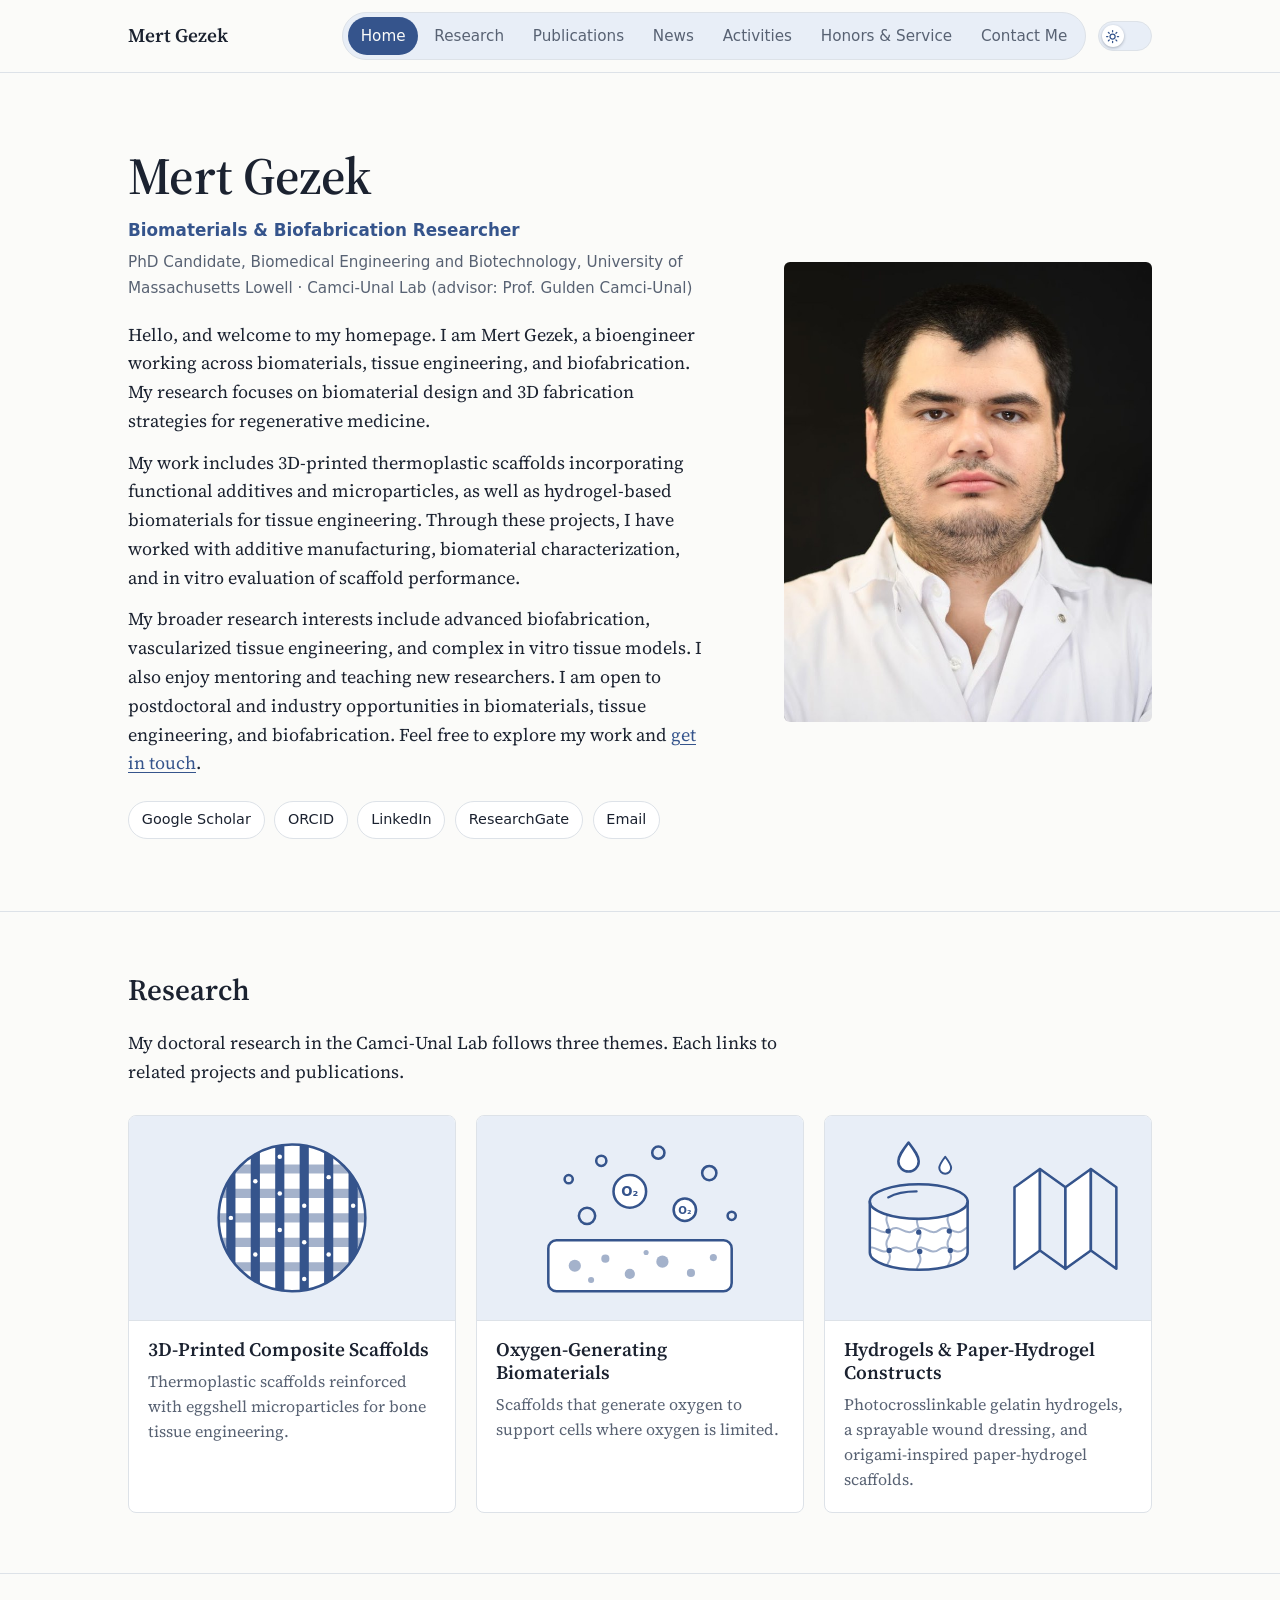
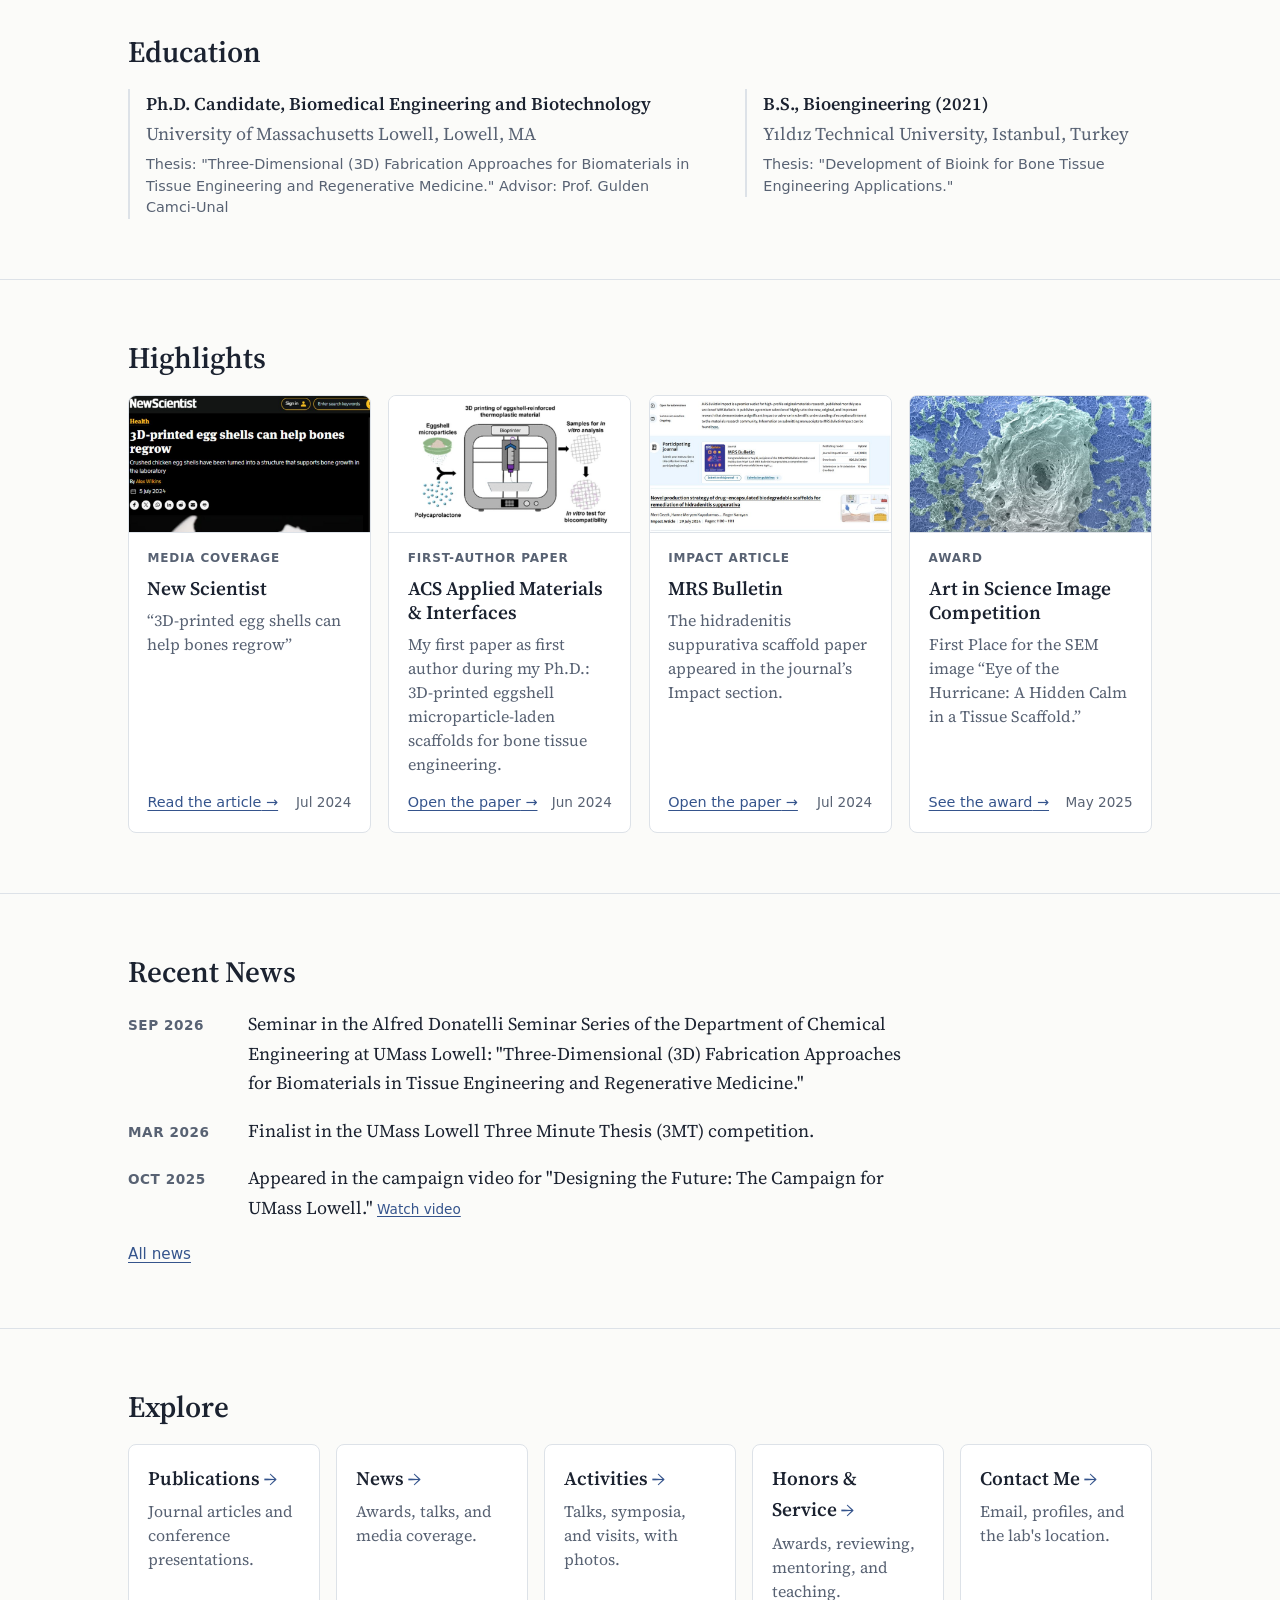
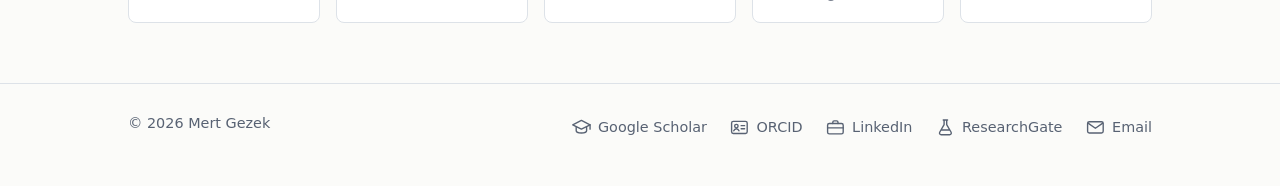
<file: index.html>
<!doctype html>
<html lang="en">
<head>
<meta charset="utf-8">
<meta name="viewport" content="width=device-width, initial-scale=1">
<title>Mert Gezek | Biomaterials &amp; Biofabrication Researcher</title>
<meta name="description" content="Mert Gezek is a PhD candidate at the University of Massachusetts Lowell. He works on 3D-printed composite scaffolds, oxygen-generating biomaterials, and hydrogels for tissue engineering.">
<link rel="canonical" href="https://mertgezek.com/">
<meta name="color-scheme" content="light dark">
<meta property="og:type" content="website">
<meta property="og:site_name" content="Mert Gezek">
<meta property="og:title" content="Mert Gezek | Biomaterials &amp; Biofabrication Researcher">
<meta property="og:description" content="Mert Gezek is a PhD candidate at the University of Massachusetts Lowell. He works on 3D-printed composite scaffolds, oxygen-generating biomaterials, and hydrogels for tissue engineering.">
<meta property="og:url" content="https://mertgezek.com/">
<meta property="og:image" content="https://mertgezek.com/assets/img/og-image.jpg">
<meta property="og:image:width" content="1200">
<meta property="og:image:height" content="630">
<meta property="og:image:alt" content="False-colored scanning electron microscope image of a tissue engineering scaffold with a swirled, crater-like structure at its center.">
<meta name="twitter:card" content="summary_large_image">
<link rel="icon" href="favicon.ico" sizes="32x32">
<link rel="icon" href="assets/img/favicon.svg" type="image/svg+xml">
<link rel="preconnect" href="https://fonts.googleapis.com">
<link rel="preconnect" href="https://fonts.gstatic.com" crossorigin>
<link rel="stylesheet" href="https://fonts.googleapis.com/css2?family=Source+Serif+4:ital,opsz,wght@0,8..60,400;0,8..60,600;1,8..60,400&display=swap">
<link rel="stylesheet" href="assets/css/style.css">
<script src="assets/js/theme.js"></script>
<script type="application/ld+json">
{
  "@context": "https://schema.org",
  "@type": "Person",
  "name": "Mert Gezek",
  "jobTitle": "PhD Candidate",
  "description": "Biomaterials & Biofabrication Researcher",
  "url": "https://mertgezek.com/",
  "image": "https://mertgezek.com/assets/img/mert-gezek.jpg",
  "affiliation": {
    "@type": "CollegeOrUniversity",
    "name": "University of Massachusetts Lowell"
  },
  "alumniOf": {
    "@type": "CollegeOrUniversity",
    "name": "Yıldız Technical University"
  },
  "knowsAbout": [
    "Biomaterials",
    "Biofabrication",
    "Tissue engineering",
    "3D printing",
    "Hydrogels"
  ],
  "sameAs": [
    "https://scholar.google.com/citations?user=N5mrTisAAAAJ&hl=en",
    "https://orcid.org/0000-0003-3191-6735",
    "https://www.linkedin.com/in/mertgezek/",
    "https://www.researchgate.net/profile/Mert-Gezek",
    "https://www.webofscience.com/wos/author/record/H-8496-2018",
    "https://www.scopus.com/authid/detail.uri?authorId=58018494100",
    "https://github.com/romapeme",
    "https://www.youtube.com/@romapeme",
    "https://x.com/romapeme",
    "https://www.facebook.com/romapeme/"
  ]
}
</script>
</head>
<body>
<a class="skip" href="#main">Skip to content</a>
<header class="site-header">
  <div class="wrap">
    <a class="brand" href="index.html">Mert Gezek</a>
    <button class="nav-toggle" type="button" data-nav-toggle aria-expanded="false" aria-controls="site-nav">
      <svg class="icon-open" viewBox="0 0 24 24" aria-hidden="true" focusable="false"><path d="M4 7h16M4 12h16M4 17h16"/></svg>
      <svg class="icon-close" viewBox="0 0 24 24" aria-hidden="true" focusable="false"><path d="M6 6l12 12M18 6L6 18"/></svg>
      <span>Menu</span>
    </button>
    <nav id="site-nav" aria-label="Main">
      <ul>
        <li><a href="index.html" aria-current="page">Home</a></li>
        <li><a href="research.html">Research</a></li>
        <li><a href="publications.html">Publications</a></li>
        <li><a href="news.html">News</a></li>
        <li><a href="activities.html">Activities</a></li>
        <li><a href="service.html">Honors &amp; Service</a></li>
        <li><a href="contact.html">Contact Me</a></li>
      </ul>
    </nav>
    <button class="theme-toggle" type="button" role="switch" aria-checked="false" aria-label="Dark mode" data-theme-toggle hidden>
      <span class="theme-knob">
        <svg class="icon-sun" viewBox="0 0 24 24" aria-hidden="true" focusable="false"><circle cx="12" cy="12" r="4"/><path d="M12 2.5v2M12 19.5v2M2.5 12h2M19.5 12h2M5.3 5.3l1.4 1.4M17.3 17.3l1.4 1.4M5.3 18.7l1.4-1.4M17.3 6.7l1.4-1.4"/></svg>
        <svg class="icon-moon" viewBox="0 0 24 24" aria-hidden="true" focusable="false"><path d="M20.5 13.2A8.5 8.5 0 1 1 10.8 3.5a6.6 6.6 0 0 0 9.7 9.7z"/></svg>
      </span>
    </button>
  </div>
</header>
<main id="main">
  <section class="hero">
    <div class="wrap">
      <div class="hero-text">
        <h1>Mert Gezek</h1>
        <p class="hero-title">Biomaterials &amp; Biofabrication Researcher</p>
        <p class="hero-affiliation">PhD Candidate, Biomedical Engineering and Biotechnology, University of Massachusetts Lowell &middot; Camci-Unal Lab (advisor: Prof. Gulden Camci-Unal)</p>
        <div class="hero-welcome">
          <p>Hello, and welcome to my homepage. I am Mert Gezek, a bioengineer working across biomaterials, tissue engineering, and biofabrication. My research focuses on biomaterial design and 3D fabrication strategies for regenerative medicine.</p>
          <p>My work includes 3D-printed thermoplastic scaffolds incorporating functional additives and microparticles, as well as hydrogel-based biomaterials for tissue engineering. Through these projects, I have worked with additive manufacturing, biomaterial characterization, and in vitro evaluation of scaffold performance.</p>
          <p>My broader research interests include advanced biofabrication, vascularized tissue engineering, and complex in vitro tissue models. I also enjoy mentoring and teaching new researchers. I am open to postdoctoral and industry opportunities in biomaterials, tissue engineering, and biofabrication. Feel free to explore my work and <a href="contact.html">get in touch</a>.</p>
        </div>
        <ul class="profile-links">
          <li><a href="https://scholar.google.com/citations?user=N5mrTisAAAAJ&hl=en" rel="me noopener" target="_blank">Google Scholar</a></li>
          <li><a href="https://orcid.org/0000-0003-3191-6735" rel="me noopener" target="_blank">ORCID</a></li>
          <li><a href="https://www.linkedin.com/in/mertgezek/" rel="me noopener" target="_blank">LinkedIn</a></li>
          <li><a href="https://www.researchgate.net/profile/Mert-Gezek" rel="me noopener" target="_blank">ResearchGate</a></li>
          <li><a href="contact.html" data-email="link" data-user="mertgezek3" data-domain="gmail.com">Email</a></li>
        </ul>
      </div>
      <figure class="hero-figure hero-portrait">
        <img src="assets/img/mert-gezek.jpg" width="682" height="853" alt="Portrait of Mert Gezek in a white lab coat.">
      </figure>
    </div>
  </section>

  <section class="section" aria-labelledby="research-heading">
    <div class="wrap">
      <h2 id="research-heading">Research</h2>
      <p class="lede">My doctoral research in the Camci-Unal Lab follows three themes. Each links to related projects and publications.</p>
      <div class="cards">
        <article class="card">
          <div class="illustration">
            <svg viewBox="0 0 320 200" role="img" aria-label="Illustration of a 3D-printed lattice scaffold with embedded microparticles">
          <defs><clipPath id="il-disc"><circle cx="160" cy="100" r="72"/></clipPath></defs>
          <circle class="il-surface" cx="160" cy="100" r="72"/>
          <g clip-path="url(#il-disc)">
            <path class="il-line il-faint" stroke-width="9" d="M80 52H240M80 76H240M80 100H240M80 124H240M80 148H240"/>
            <path class="il-line" stroke-width="9" d="M100 20V180M124 20V180M148 20V180M172 20V180M196 20V180M220 20V180"/>
            <g class="il-surface il-twinkle">
              <circle cx="124" cy="64" r="2.2"/><circle cx="148" cy="112" r="2.2"/><circle cx="172" cy="88" r="2.2"/>
              <circle cx="196" cy="136" r="2.2"/><circle cx="100" cy="100" r="2.2"/><circle cx="220" cy="88" r="2.2"/>
              <circle cx="148" cy="40" r="2.2"/><circle cx="172" cy="160" r="2.2"/><circle cx="124" cy="136" r="2.2"/>
              <circle cx="196" cy="60" r="2.2"/><circle cx="172" cy="124" r="2.2"/><circle cx="148" cy="76" r="2.2"/>
            </g>
          </g>
          <circle class="il-line" stroke-width="2.5" cx="160" cy="100" r="72"/>
        </svg>
          </div>
          <div class="card-body">
            <h3><a href="research.html#composite-scaffolds">3D-Printed Composite Scaffolds</a></h3>
            <p>Thermoplastic scaffolds reinforced with eggshell microparticles for bone tissue engineering.</p>
          </div>
        </article>
        <article class="card">
          <div class="illustration">
            <svg viewBox="0 0 320 200" role="img" aria-label="Illustration of a porous scaffold releasing oxygen bubbles">
          <rect class="il-surface" x="70" y="122" width="180" height="50" rx="8"/>
          <g class="il-fill il-faint">
            <circle cx="96" cy="147" r="6"/><circle cx="126" cy="140" r="4"/><circle cx="150" cy="155" r="5"/>
            <circle cx="182" cy="143" r="6"/><circle cx="210" cy="154" r="4"/><circle cx="232" cy="139" r="3.5"/>
            <circle cx="112" cy="161" r="3"/><circle cx="166" cy="134" r="2.5"/>
          </g>
          <rect class="il-line" stroke-width="2.5" x="70" y="122" width="180" height="50" rx="8"/>
          <g class="il-line il-rise" stroke-width="2.5">
            <circle class="il-surface" cx="150" cy="74" r="16"/><circle class="il-surface" cx="204" cy="92" r="11"/>
            <circle cx="108" cy="98" r="8"/><circle cx="228" cy="56" r="7"/><circle cx="178" cy="36" r="6"/>
            <circle cx="122" cy="44" r="5"/><circle cx="90" cy="62" r="4"/><circle cx="250" cy="98" r="4"/>
          </g>
          <text class="il-text il-rise" x="150" y="79" text-anchor="middle" font-size="13">O&#8322;</text>
          <text class="il-text il-rise" x="204" y="96" text-anchor="middle" font-size="10">O&#8322;</text>
        </svg>
          </div>
          <div class="card-body">
            <h3><a href="research.html#oxygen">Oxygen-Generating Biomaterials</a></h3>
            <p>Scaffolds that generate oxygen to support cells where oxygen is limited.</p>
          </div>
        </article>
        <article class="card">
          <div class="illustration">
            <svg viewBox="0 0 320 200" role="img" aria-label="Illustration of a hydrogel disc with its water-filled polymer network next to a folded paper sheet">
          <defs><clipPath id="il-gel"><path d="M44 84v50c0 9.4 21.5 17 48 17s48-7.6 48-17V84z"/></clipPath></defs>
          <path class="il-surface" d="M44 84v50c0 9.4 21.5 17 48 17s48-7.6 48-17V84c0-9.4-21.5-17-48-17S44 74.6 44 84z"/>
          <g clip-path="url(#il-gel)">
            <path class="il-line il-faint" stroke-width="2" d="M40 112c9-7 15 7 24 0s15 7 24 0 15 7 24 0 15 7 24 0 10-3 14 0M40 131c9-7 15 7 24 0s15 7 24 0 15 7 24 0 15 7 24 0 10-3 14 0M62 96c-6 9 6 15 0 24s6 15 0 24 3 10 0 14M92 98c-6 9 6 15 0 24s6 15 0 24 3 10 0 14M122 96c-6 9 6 15 0 24s6 15 0 24 3 10 0 14"/>
            <g class="il-fill">
              <circle cx="62" cy="113" r="2.6"/><circle cx="92" cy="114" r="2.6"/><circle cx="122" cy="113" r="2.6"/>
              <circle cx="63" cy="132" r="2.6"/><circle cx="93" cy="133" r="2.6"/><circle cx="123" cy="132" r="2.6"/>
            </g>
          </g>
          <g class="il-line" stroke-width="2.5">
            <path d="M44 84v50c0 9.4 21.5 17 48 17s48-7.6 48-17V84"/>
            <ellipse class="il-soft" cx="92" cy="84" rx="48" ry="17"/>
            <path stroke-width="2" d="M62 80c7-4 17-6 28-6"/>
          </g>
          <g class="il-line il-bob" stroke-width="2.5">
            <path class="il-surface" d="M82 26c6.5 8.5 10 13.5 10 18.5a10 10 0 0 1-20 0c0-5 3.5-10 10-18.5z"/>
            <path class="il-surface" stroke-width="2" d="M118 40c3.8 5 5.8 8 5.8 10.8a5.8 5.8 0 0 1-11.6 0c0-2.8 2-5.8 5.8-10.8z"/>
          </g>
          <g class="il-line" stroke-width="2.5">
            <path class="il-surface" d="M186 70L211 52L211 132L186 150Z"/>
            <path class="il-soft" d="M211 52L236 70L236 150L211 132Z"/>
            <path class="il-surface" d="M236 70L261 52L261 132L236 150Z"/>
            <path class="il-soft" d="M261 52L286 70L286 150L261 132Z"/>
          </g>
        </svg>
          </div>
          <div class="card-body">
            <h3><a href="research.html#hydrogels">Hydrogels &amp; Paper-Hydrogel Constructs</a></h3>
            <p>Photocrosslinkable gelatin hydrogels, a sprayable wound dressing, and origami-inspired paper-hydrogel scaffolds.</p>
          </div>
        </article>
      </div>
    </div>
  </section>

  <section class="section" aria-labelledby="education-heading">
    <div class="wrap">
      <h2 id="education-heading">Education</h2>
      <ul class="edu">
        <li>
          <span class="edu-degree">Ph.D. Candidate, Biomedical Engineering and Biotechnology</span>
          <span class="edu-place">University of Massachusetts Lowell, Lowell, MA</span>
          <span class="edu-note">Thesis: "Three-Dimensional (3D) Fabrication Approaches for Biomaterials in Tissue Engineering and Regenerative Medicine." Advisor: Prof. Gulden Camci-Unal</span>
        </li>
        <li>
          <span class="edu-degree">B.S., Bioengineering (2021)</span>
          <span class="edu-place">Yıldız Technical University, Istanbul, Turkey</span>
          <span class="edu-note">Thesis: "Development of Bioink for Bone Tissue Engineering Applications."</span>
        </li>
      </ul>
    </div>
  </section>

  <section class="section" aria-labelledby="highlights-heading">
    <div class="wrap">
      <h2 id="highlights-heading">Highlights</h2>
      <ul class="highlights">
        <li class="highlight">
          <a class="highlight-image" href="https://www.newscientist.com/article/2438479-3d-printed-egg-shells-can-help-bones-regrow/" rel="noopener" target="_blank" tabindex="-1" aria-hidden="true"><img src="assets/img/highlight-new-scientist.jpg" width="800" height="450" loading="lazy" alt=""></a>
          <div class="highlight-body">
            <p class="highlight-kind">Media coverage</p>
            <h3>New Scientist</h3>
            <p>&ldquo;3D-printed egg shells can help bones regrow&rdquo;</p>
            <p class="highlight-foot"><a class="highlight-link" href="https://www.newscientist.com/article/2438479-3d-printed-egg-shells-can-help-bones-regrow/" rel="noopener" target="_blank" aria-label="Read the article: New Scientist">Read the article</a><time datetime="2024-07">Jul 2024</time></p>
          </div>
        </li>
        <li class="highlight">
          <a class="highlight-image" href="https://doi.org/10.1021/acsami.4c02800" rel="noopener" target="_blank" tabindex="-1" aria-hidden="true"><img src="assets/img/highlight-acs-article.jpg" width="800" height="450" loading="lazy" alt=""></a>
          <div class="highlight-body">
            <p class="highlight-kind">First-author paper</p>
            <h3>ACS Applied Materials &amp; Interfaces</h3>
            <p>My first paper as first author during my Ph.D.: 3D-printed eggshell microparticle-laden scaffolds for bone tissue engineering.</p>
            <p class="highlight-foot"><a class="highlight-link" href="https://doi.org/10.1021/acsami.4c02800" rel="noopener" target="_blank" aria-label="Open the paper: ACS Applied Materials &amp; Interfaces">Open the paper</a><time datetime="2024-06">Jun 2024</time></p>
          </div>
        </li>
        <li class="highlight">
          <a class="highlight-image" href="https://doi.org/10.1557/s43577-024-00756-z" rel="noopener" target="_blank" tabindex="-1" aria-hidden="true"><img src="assets/img/highlight-mrs-bulletin-impact.jpg" width="800" height="450" loading="lazy" alt=""></a>
          <div class="highlight-body">
            <p class="highlight-kind">Impact Article</p>
            <h3>MRS Bulletin</h3>
            <p>The hidradenitis suppurativa scaffold paper appeared in the journal&rsquo;s Impact section.</p>
            <p class="highlight-foot"><a class="highlight-link" href="https://doi.org/10.1557/s43577-024-00756-z" rel="noopener" target="_blank" aria-label="Open the paper: MRS Bulletin">Open the paper</a><time datetime="2024-07">Jul 2024</time></p>
          </div>
        </li>
        <li class="highlight">
          <a class="highlight-image" href="https://www.uml.edu/research/crf/art-in-science/2025-winners.aspx" rel="noopener" target="_blank" tabindex="-1" aria-hidden="true"><img src="assets/img/highlight-art-in-science.jpg" width="800" height="450" loading="lazy" alt=""></a>
          <div class="highlight-body">
            <p class="highlight-kind">Award</p>
            <h3>Art in Science Image Competition</h3>
            <p>First Place for the SEM image &ldquo;Eye of the Hurricane: A Hidden Calm in a Tissue Scaffold.&rdquo;</p>
            <p class="highlight-foot"><a class="highlight-link" href="https://www.uml.edu/research/crf/art-in-science/2025-winners.aspx" rel="noopener" target="_blank" aria-label="See the award: Art in Science Image Competition">See the award</a><time datetime="2025-05">May 2025</time></p>
          </div>
        </li>
      </ul>
    </div>
  </section>

  <section class="section" aria-labelledby="news-heading">
    <div class="wrap">
      <h2 id="news-heading">Recent News</h2>
      <ul class="news" data-news="recent"><!--list--><li class="news-item"><time datetime="2026-09">Sep 2026</time><p>Seminar in the Alfred Donatelli Seminar Series of the Department of Chemical Engineering at UMass Lowell: &quot;Three-Dimensional (3D) Fabrication Approaches for Biomaterials in Tissue Engineering and Regenerative Medicine.&quot;</p></li><li class="news-item"><time datetime="2026-03">Mar 2026</time><p>Finalist in the UMass Lowell Three Minute Thesis (3MT) competition.</p></li><li class="news-item"><time datetime="2025-10">Oct 2025</time><p>Appeared in the campaign video for &quot;Designing the Future: The Campaign for UMass Lowell.&quot; <a class="news-source" href="https://players.brightcove.net/1050888038001/HyCjfUA8Z_default/index.html?videoId=6382798544112" rel="noopener" target="_blank" aria-label="Watch video: Appeared in the campaign video for &quot;Designing the Future: The Campaign for UMass Lowell.&quot;">Watch video</a></p></li><!--/list--></ul>
      <p class="more"><a href="news.html">All news</a></p>
    </div>
  </section>

  <section class="section" aria-labelledby="explore-heading">
    <div class="wrap">
      <h2 id="explore-heading">Explore</h2>
      <ul class="tiles">
        <li><a class="tile" href="publications.html"><strong>Publications</strong><span>Journal articles and conference presentations.</span></a></li>
        <li><a class="tile" href="news.html"><strong>News</strong><span>Awards, talks, and media coverage.</span></a></li>
        <li><a class="tile" href="activities.html"><strong>Activities</strong><span>Talks, symposia, and visits, with photos.</span></a></li>
        <li><a class="tile" href="service.html"><strong>Honors &amp; Service</strong><span>Awards, reviewing, mentoring, and teaching.</span></a></li>
        <li><a class="tile" href="contact.html"><strong>Contact Me</strong><span>Email, profiles, and the lab's location.</span></a></li>
      </ul>
    </div>
  </section>
</main>
<footer class="site-footer">
  <div class="wrap">
    <p>&copy; 2026 Mert Gezek</p>
    <ul class="footer-links">
      <li><a href="https://scholar.google.com/citations?user=N5mrTisAAAAJ&hl=en" rel="me noopener" target="_blank"><svg class="icon" viewBox="0 0 24 24" aria-hidden="true" focusable="false"><path d="M2 9l10-5 10 5-10 5z"/><path d="M6 11.5V16c0 1.2 2.7 2.5 6 2.5s6-1.3 6-2.5v-4.5"/><path d="M22 9v5"/></svg><span>Google Scholar</span></a></li>
      <li><a href="https://orcid.org/0000-0003-3191-6735" rel="me noopener" target="_blank"><svg class="icon" viewBox="0 0 24 24" aria-hidden="true" focusable="false"><rect x="3" y="5" width="18" height="14" rx="2"/><circle cx="8.5" cy="10.5" r="2"/><path d="M5.5 16c.6-1.6 1.7-2.4 3-2.4s2.4.8 3 2.4M14 10h4M14 13.5h4"/></svg><span>ORCID</span></a></li>
      <li><a href="https://www.linkedin.com/in/mertgezek/" rel="me noopener" target="_blank"><svg class="icon" viewBox="0 0 24 24" aria-hidden="true" focusable="false"><rect x="3" y="7.5" width="18" height="12" rx="2"/><path d="M9 7.5V6a1.5 1.5 0 0 1 1.5-1.5h3A1.5 1.5 0 0 1 15 6v1.5M3 12.5h18"/></svg><span>LinkedIn</span></a></li>
      <li><a href="https://www.researchgate.net/profile/Mert-Gezek" rel="me noopener" target="_blank"><svg class="icon" viewBox="0 0 24 24" aria-hidden="true" focusable="false"><path d="M9.5 3.5h5M10.5 3.5v5.2L5.4 17.6A2 2 0 0 0 7.1 20.5h9.8a2 2 0 0 0 1.7-2.9L13.5 8.7V3.5M8 15h8"/></svg><span>ResearchGate</span></a></li>
      <li><a href="contact.html" data-email="link" data-user="mertgezek3" data-domain="gmail.com"><svg class="icon" viewBox="0 0 24 24" aria-hidden="true" focusable="false"><rect x="3" y="5.5" width="18" height="13" rx="2"/><path d="M3.5 7l8.5 6 8.5-6"/></svg><span>Email</span></a></li>
    </ul>
  </div>
</footer>
<script src="data/publications.js"></script>
<script src="data/news.js"></script>
<script src="assets/js/render.js"></script>
</body>
</html>
</file>
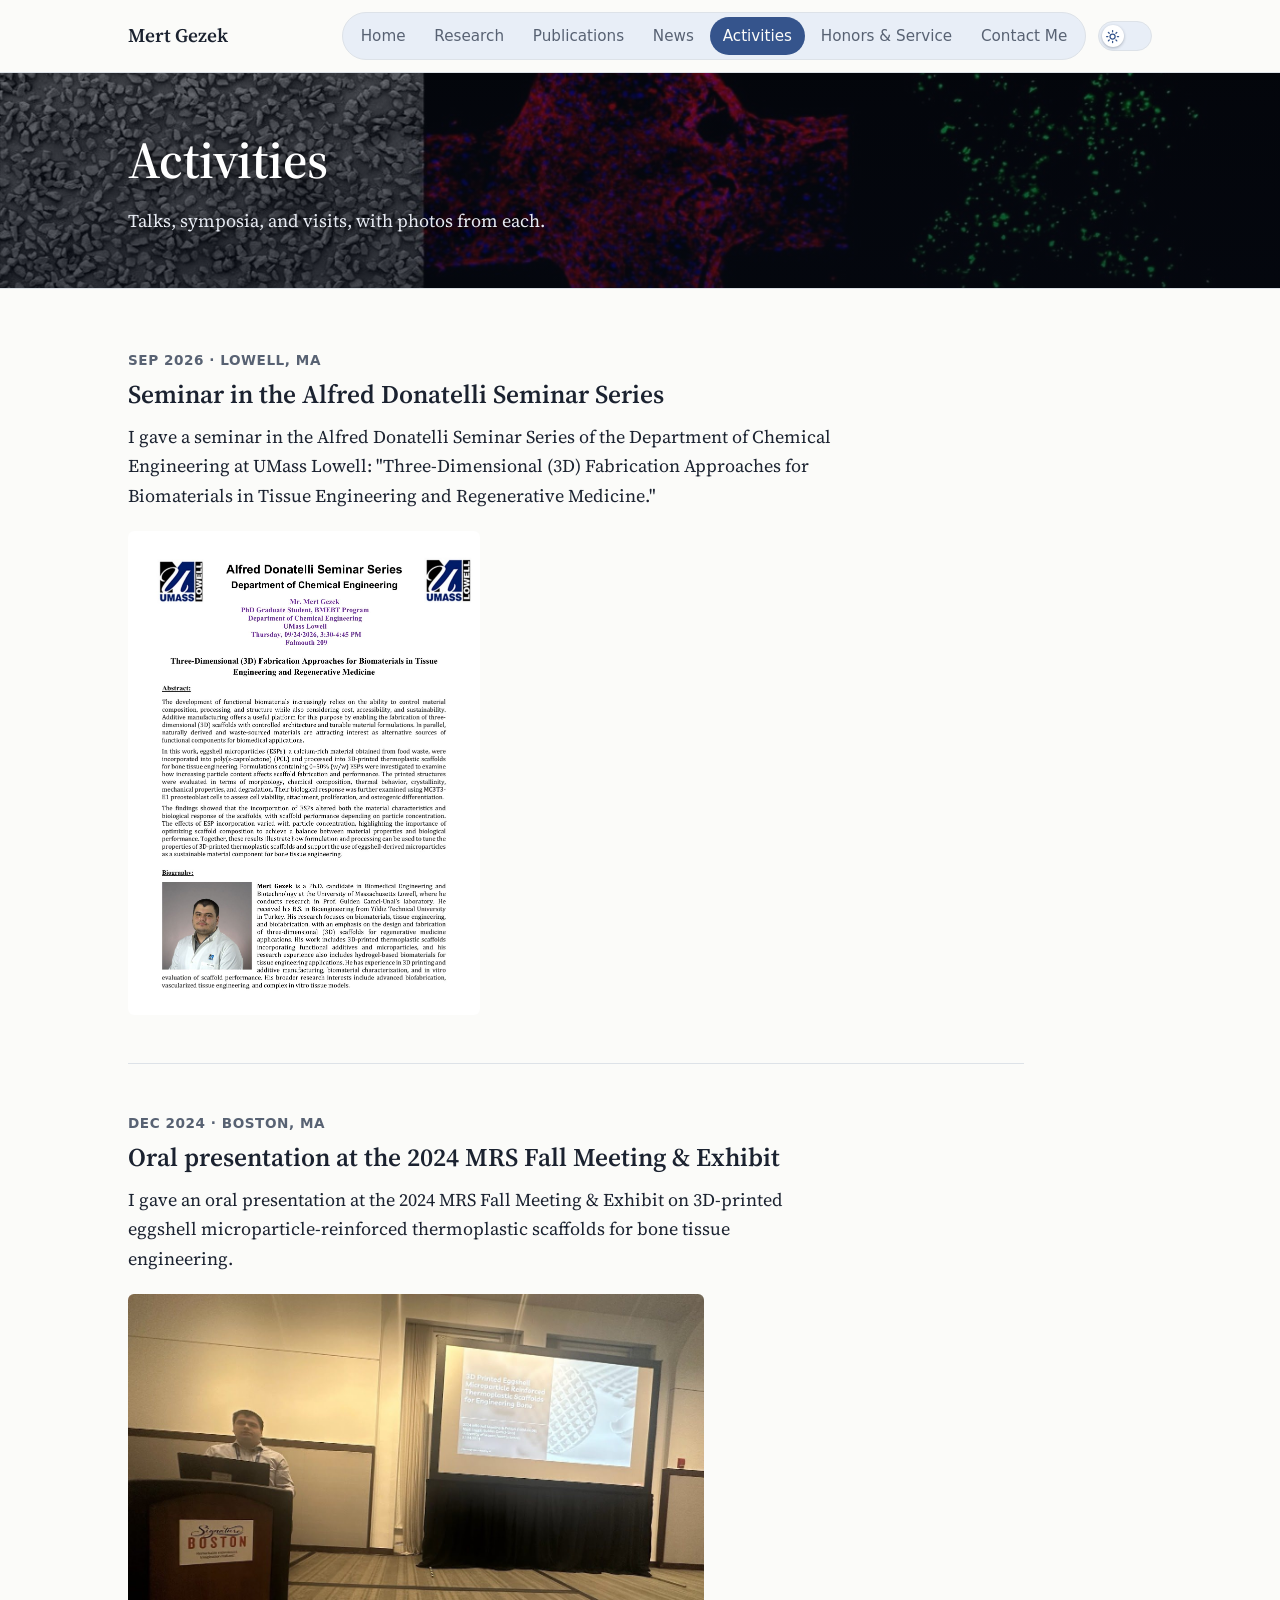
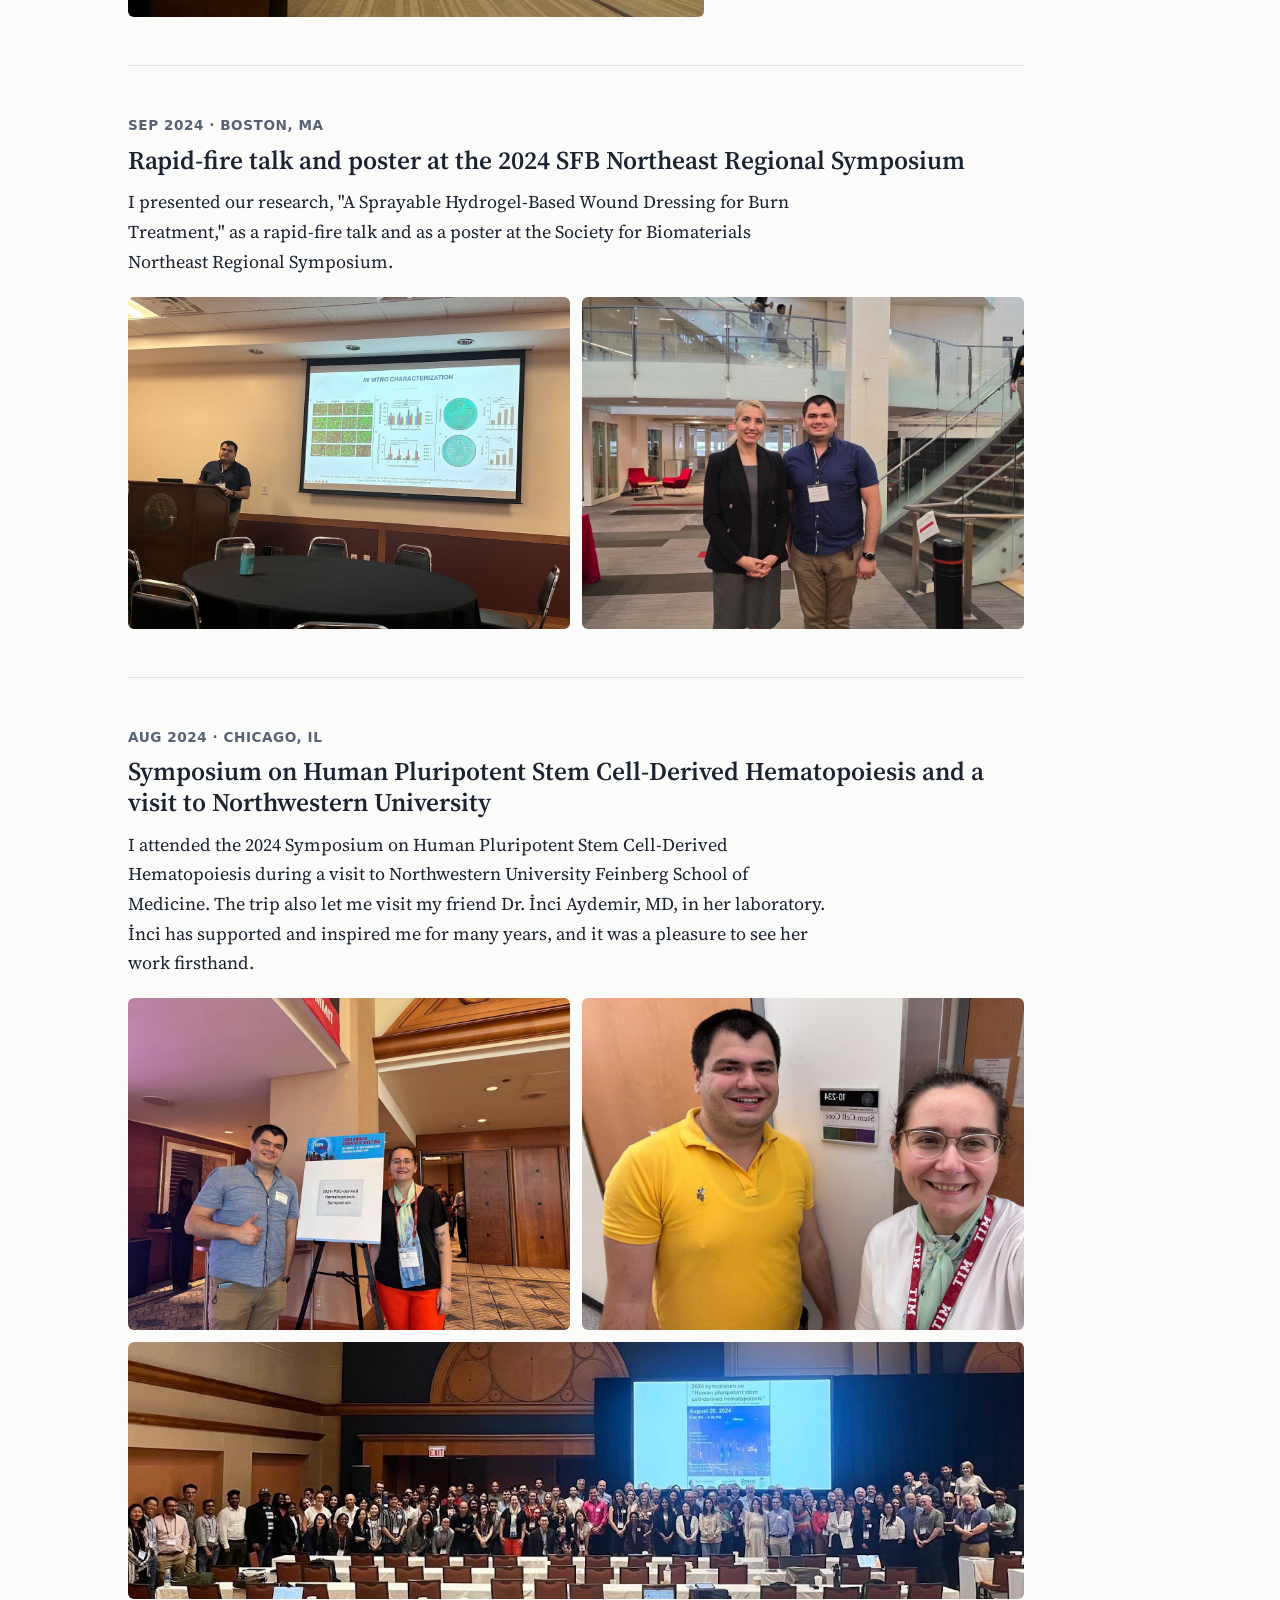
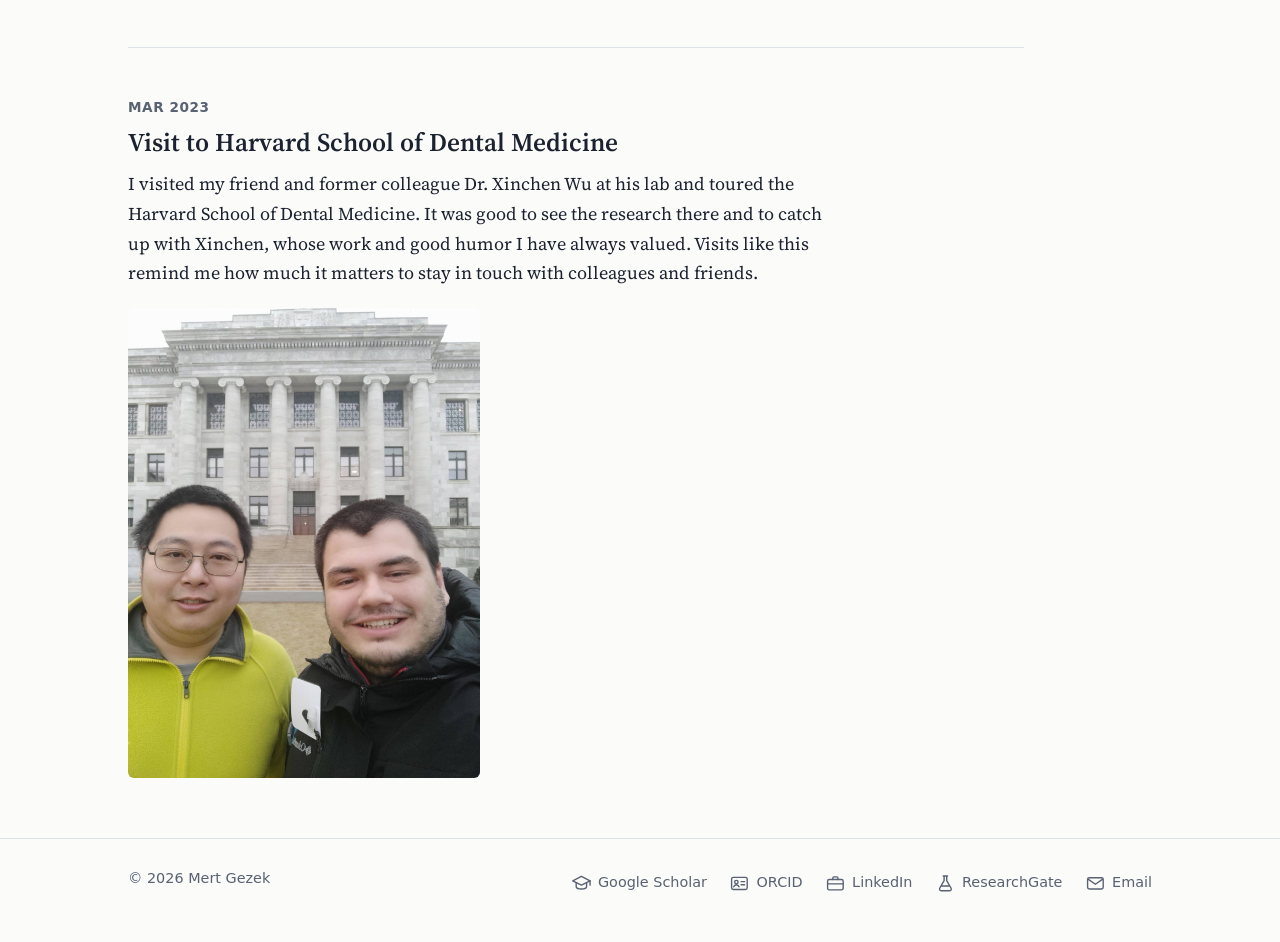
<file: activities.html>
<!doctype html>
<html lang="en">
<head>
<meta charset="utf-8">
<meta name="viewport" content="width=device-width, initial-scale=1">
<title>Activities | Mert Gezek</title>
<meta name="description" content="Talks, symposia, and lab visits of Mert Gezek, with photos.">
<link rel="canonical" href="https://mertgezek.com/activities.html">
<meta name="color-scheme" content="light dark">
<meta property="og:type" content="website">
<meta property="og:site_name" content="Mert Gezek">
<meta property="og:title" content="Activities | Mert Gezek">
<meta property="og:description" content="Talks, symposia, and lab visits of Mert Gezek, with photos.">
<meta property="og:url" content="https://mertgezek.com/activities.html">
<meta property="og:image" content="https://mertgezek.com/assets/img/og-image.jpg">
<meta property="og:image:width" content="1200">
<meta property="og:image:height" content="630">
<meta property="og:image:alt" content="False-colored scanning electron microscope image of a tissue engineering scaffold with a swirled, crater-like structure at its center.">
<meta name="twitter:card" content="summary_large_image">
<link rel="icon" href="favicon.ico" sizes="32x32">
<link rel="icon" href="assets/img/favicon.svg" type="image/svg+xml">
<link rel="preconnect" href="https://fonts.googleapis.com">
<link rel="preconnect" href="https://fonts.gstatic.com" crossorigin>
<link rel="stylesheet" href="https://fonts.googleapis.com/css2?family=Source+Serif+4:ital,opsz,wght@0,8..60,400;0,8..60,600;1,8..60,400&display=swap">
<link rel="stylesheet" href="assets/css/style.css">
<script src="assets/js/theme.js"></script>
</head>
<body>
<a class="skip" href="#main">Skip to content</a>
<header class="site-header">
  <div class="wrap">
    <a class="brand" href="index.html">Mert Gezek</a>
    <button class="nav-toggle" type="button" data-nav-toggle aria-expanded="false" aria-controls="site-nav">
      <svg class="icon-open" viewBox="0 0 24 24" aria-hidden="true" focusable="false"><path d="M4 7h16M4 12h16M4 17h16"/></svg>
      <svg class="icon-close" viewBox="0 0 24 24" aria-hidden="true" focusable="false"><path d="M6 6l12 12M18 6L6 18"/></svg>
      <span>Menu</span>
    </button>
    <nav id="site-nav" aria-label="Main">
      <ul>
        <li><a href="index.html">Home</a></li>
        <li><a href="research.html">Research</a></li>
        <li><a href="publications.html">Publications</a></li>
        <li><a href="news.html">News</a></li>
        <li><a href="activities.html" aria-current="page">Activities</a></li>
        <li><a href="service.html">Honors &amp; Service</a></li>
        <li><a href="contact.html">Contact Me</a></li>
      </ul>
    </nav>
    <button class="theme-toggle" type="button" role="switch" aria-checked="false" aria-label="Dark mode" data-theme-toggle hidden>
      <span class="theme-knob">
        <svg class="icon-sun" viewBox="0 0 24 24" aria-hidden="true" focusable="false"><circle cx="12" cy="12" r="4"/><path d="M12 2.5v2M12 19.5v2M2.5 12h2M19.5 12h2M5.3 5.3l1.4 1.4M17.3 17.3l1.4 1.4M5.3 18.7l1.4-1.4M17.3 6.7l1.4-1.4"/></svg>
        <svg class="icon-moon" viewBox="0 0 24 24" aria-hidden="true" focusable="false"><path d="M20.5 13.2A8.5 8.5 0 1 1 10.8 3.5a6.6 6.6 0 0 0 9.7 9.7z"/></svg>
      </span>
    </button>
  </div>
</header>
<main id="main">
  <div class="page-head">
    <div class="wrap">
      <h1>Activities</h1>
      <p>Talks, symposia, and visits, with photos from each.</p>
    </div>
  </div>

  <section class="section">
    <div class="wrap">
      <div class="activities" data-activities><!--list--><article class="activity"><p class="activity-meta">Sep 2026 · Lowell, MA</p><h2>Seminar in the Alfred Donatelli Seminar Series</h2><p>I gave a seminar in the Alfred Donatelli Seminar Series of the Department of Chemical Engineering at UMass Lowell: &quot;Three-Dimensional (3D) Fabrication Approaches for Biomaterials in Tissue Engineering and Regenerative Medicine.&quot;</p><div class="photos"><a class="portrait" href="assets/img/activities/donatelli-seminar-2026-flyer.jpg" target="_blank"><img src="assets/img/activities/donatelli-seminar-2026-flyer.jpg" alt="Flyer of the Alfred Donatelli Seminar Series announcing the seminar by Mert Gezek on September 24, 2026, with the talk title, the abstract, and his biography." loading="lazy" width="1405" height="1931"></a></div></article><article class="activity"><p class="activity-meta">Dec 2024 · Boston, MA</p><h2>Oral presentation at the 2024 MRS Fall Meeting &amp; Exhibit</h2><p>I gave an oral presentation at the 2024 MRS Fall Meeting &amp; Exhibit on 3D-printed eggshell microparticle-reinforced thermoplastic scaffolds for bone tissue engineering.</p><div class="photos"><a href="assets/img/activities/mrs-fall-2024-talk.jpg" target="_blank"><img src="assets/img/activities/mrs-fall-2024-talk.jpg" alt="Mert Gezek at the podium in a conference room, next to a screen showing the title slide of his talk on 3D printed eggshell microparticle reinforced scaffolds." loading="lazy" width="1280" height="719"></a></div></article><article class="activity"><p class="activity-meta">Sep 2024 · Boston, MA</p><h2>Rapid-fire talk and poster at the 2024 SFB Northeast Regional Symposium</h2><p>I presented our research, &quot;A Sprayable Hydrogel-Based Wound Dressing for Burn Treatment,&quot; as a rapid-fire talk and as a poster at the Society for Biomaterials Northeast Regional Symposium.</p><div class="photos many"><a href="assets/img/activities/sfb-northeast-2024-talk.jpg" target="_blank"><img src="assets/img/activities/sfb-northeast-2024-talk.jpg" alt="Mert Gezek presenting at a podium next to a screen with a slide titled In Vitro Characterization." loading="lazy" width="1280" height="962"></a><a href="assets/img/activities/sfb-northeast-2024-venue.jpg" target="_blank"><img src="assets/img/activities/sfb-northeast-2024-venue.jpg" alt="Mert Gezek and a colleague, both wearing name badges, standing in the atrium of the symposium venue." loading="lazy" width="1200" height="902"></a></div></article><article class="activity"><p class="activity-meta">Aug 2024 · Chicago, IL</p><h2>Symposium on Human Pluripotent Stem Cell-Derived Hematopoiesis and a visit to Northwestern University</h2><p>I attended the 2024 Symposium on Human Pluripotent Stem Cell-Derived Hematopoiesis during a visit to Northwestern University Feinberg School of Medicine. The trip also let me visit my friend Dr. İnci Aydemir, MD, in her laboratory. İnci has supported and inspired me for many years, and it was a pleasure to see her work firsthand.</p><div class="photos many"><a href="assets/img/activities/hematopoiesis-symposium-2024-sign.jpg" target="_blank"><img src="assets/img/activities/hematopoiesis-symposium-2024-sign.jpg" alt="Mert Gezek and a friend standing on either side of a sign that reads 2024 iPSC-derived Hematopoiesis Symposium." loading="lazy" width="1280" height="962"></a><a href="assets/img/activities/northwestern-2024-lab-visit.jpg" target="_blank"><img src="assets/img/activities/northwestern-2024-lab-visit.jpg" alt="Selfie of Mert Gezek and a friend in a laboratory corridor." loading="lazy" width="1280" height="962"></a><a class="wide" href="assets/img/activities/hematopoiesis-symposium-2024-group.jpg" target="_blank"><img src="assets/img/activities/hematopoiesis-symposium-2024-group.jpg" alt="Group photo of the symposium participants in a conference hall, in front of a screen showing the symposium title." loading="lazy" width="1280" height="367"></a></div></article><article class="activity"><p class="activity-meta">Mar 2023</p><h2>Visit to Harvard School of Dental Medicine</h2><p>I visited my friend and former colleague Dr. Xinchen Wu at his lab and toured the Harvard School of Dental Medicine. It was good to see the research there and to catch up with Xinchen, whose work and good humor I have always valued. Visits like this remind me how much it matters to stay in touch with colleagues and friends.</p><div class="photos"><a class="portrait" href="assets/img/activities/harvard-visit.jpg" target="_blank"><img src="assets/img/activities/harvard-visit.jpg" alt="Selfie of Mert Gezek and a friend in front of a stone building with tall columns." loading="lazy" width="1280" height="1711"></a></div></article><!--/list--></div>
    </div>
  </section>
</main>
<footer class="site-footer">
  <div class="wrap">
    <p>&copy; 2026 Mert Gezek</p>
    <ul class="footer-links">
      <li><a href="https://scholar.google.com/citations?user=N5mrTisAAAAJ&hl=en" rel="me noopener" target="_blank"><svg class="icon" viewBox="0 0 24 24" aria-hidden="true" focusable="false"><path d="M2 9l10-5 10 5-10 5z"/><path d="M6 11.5V16c0 1.2 2.7 2.5 6 2.5s6-1.3 6-2.5v-4.5"/><path d="M22 9v5"/></svg><span>Google Scholar</span></a></li>
      <li><a href="https://orcid.org/0000-0003-3191-6735" rel="me noopener" target="_blank"><svg class="icon" viewBox="0 0 24 24" aria-hidden="true" focusable="false"><rect x="3" y="5" width="18" height="14" rx="2"/><circle cx="8.5" cy="10.5" r="2"/><path d="M5.5 16c.6-1.6 1.7-2.4 3-2.4s2.4.8 3 2.4M14 10h4M14 13.5h4"/></svg><span>ORCID</span></a></li>
      <li><a href="https://www.linkedin.com/in/mertgezek/" rel="me noopener" target="_blank"><svg class="icon" viewBox="0 0 24 24" aria-hidden="true" focusable="false"><rect x="3" y="7.5" width="18" height="12" rx="2"/><path d="M9 7.5V6a1.5 1.5 0 0 1 1.5-1.5h3A1.5 1.5 0 0 1 15 6v1.5M3 12.5h18"/></svg><span>LinkedIn</span></a></li>
      <li><a href="https://www.researchgate.net/profile/Mert-Gezek" rel="me noopener" target="_blank"><svg class="icon" viewBox="0 0 24 24" aria-hidden="true" focusable="false"><path d="M9.5 3.5h5M10.5 3.5v5.2L5.4 17.6A2 2 0 0 0 7.1 20.5h9.8a2 2 0 0 0 1.7-2.9L13.5 8.7V3.5M8 15h8"/></svg><span>ResearchGate</span></a></li>
      <li><a href="contact.html" data-email="link" data-user="mertgezek3" data-domain="gmail.com"><svg class="icon" viewBox="0 0 24 24" aria-hidden="true" focusable="false"><rect x="3" y="5.5" width="18" height="13" rx="2"/><path d="M3.5 7l8.5 6 8.5-6"/></svg><span>Email</span></a></li>
    </ul>
  </div>
</footer>
<script src="data/publications.js"></script>
<script src="data/news.js"></script>
<script src="data/activities.js"></script>
<script src="assets/js/render.js"></script>
</body>
</html>
</file>
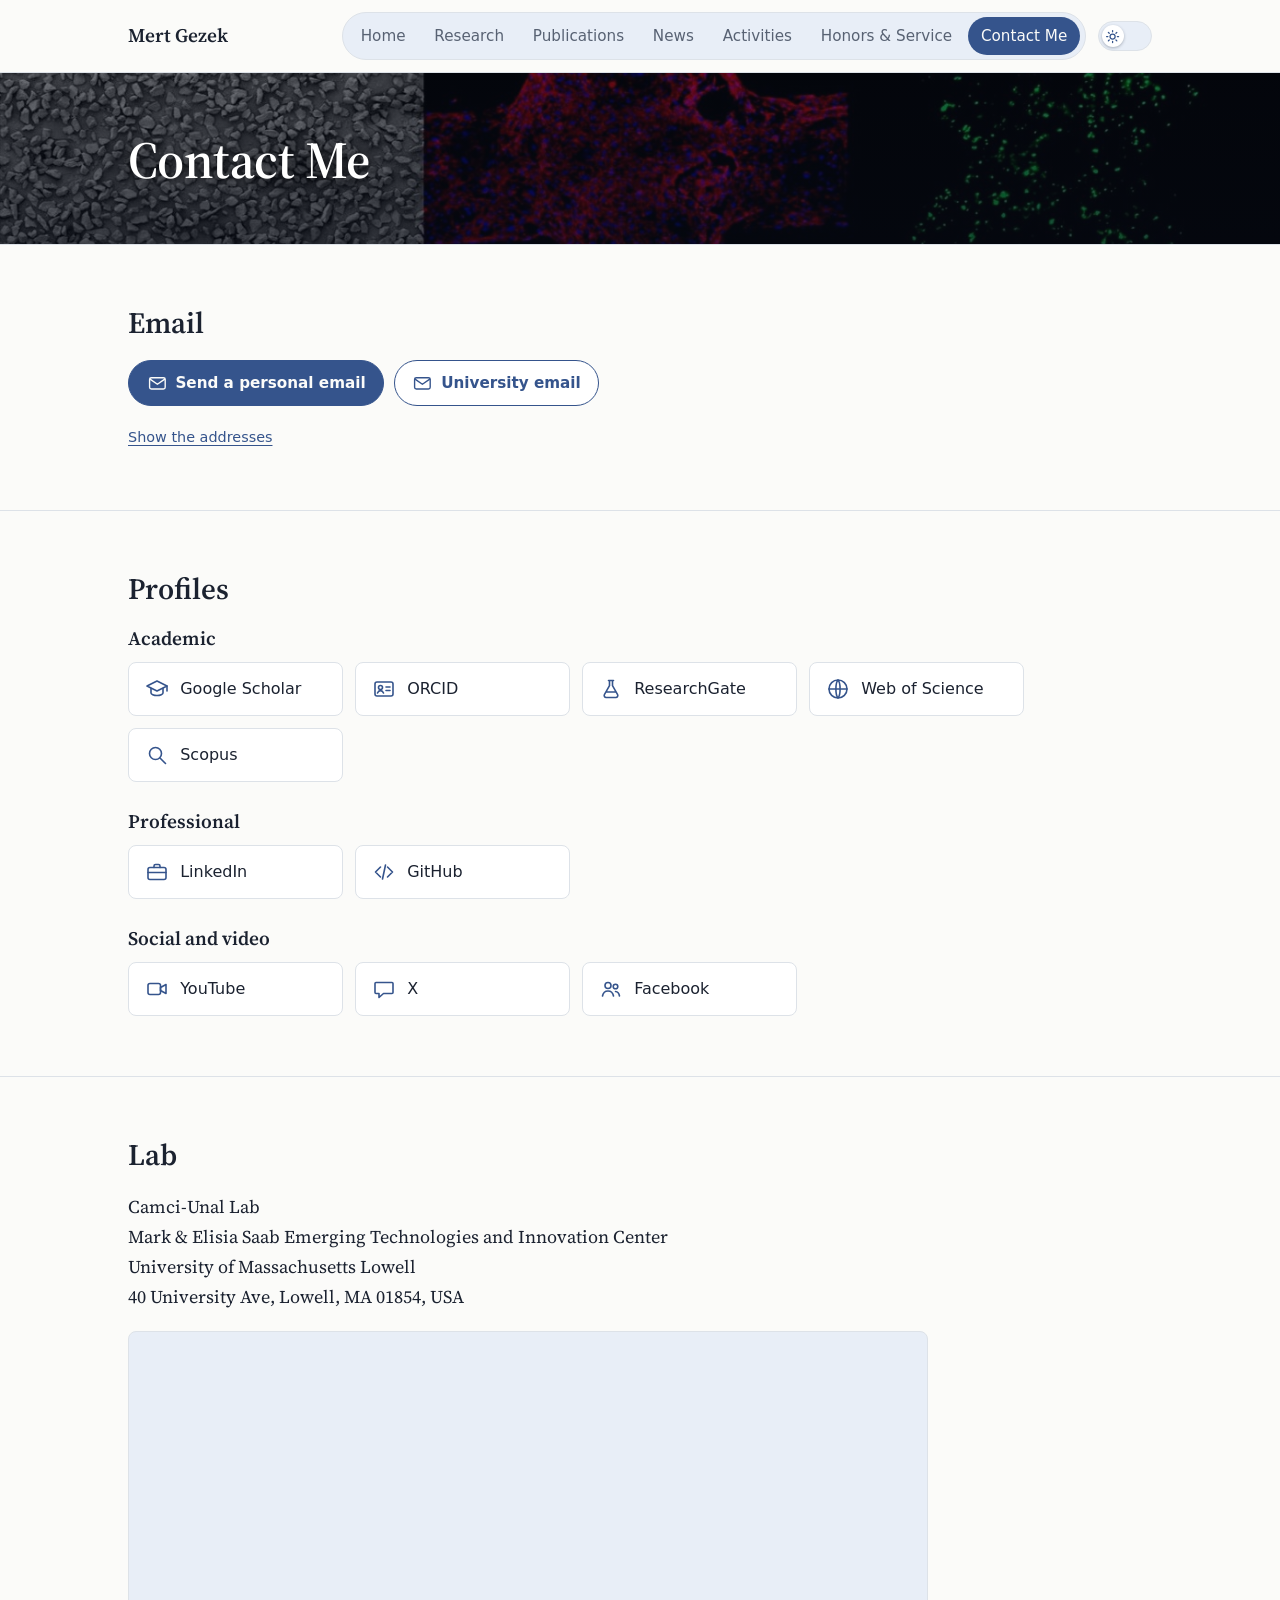
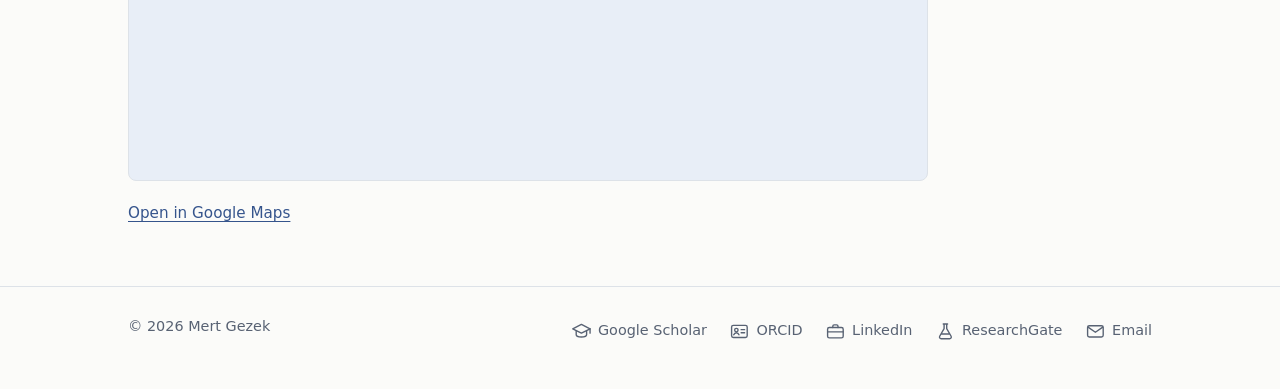
<file: contact.html>
<!doctype html>
<html lang="en">
<head>
<meta charset="utf-8">
<meta name="viewport" content="width=device-width, initial-scale=1">
<title>Contact Me | Mert Gezek</title>
<meta name="description" content="Contact Mert Gezek: email, academic and social profiles, and the location of the Camci-Unal Lab at UMass Lowell.">
<link rel="canonical" href="https://mertgezek.com/contact.html">
<meta name="color-scheme" content="light dark">
<meta property="og:type" content="website">
<meta property="og:site_name" content="Mert Gezek">
<meta property="og:title" content="Contact Me | Mert Gezek">
<meta property="og:description" content="Contact Mert Gezek: email, academic and social profiles, and the location of the Camci-Unal Lab at UMass Lowell.">
<meta property="og:url" content="https://mertgezek.com/contact.html">
<meta property="og:image" content="https://mertgezek.com/assets/img/og-image.jpg">
<meta property="og:image:width" content="1200">
<meta property="og:image:height" content="630">
<meta property="og:image:alt" content="False-colored scanning electron microscope image of a tissue engineering scaffold with a swirled, crater-like structure at its center.">
<meta name="twitter:card" content="summary_large_image">
<link rel="icon" href="favicon.ico" sizes="32x32">
<link rel="icon" href="assets/img/favicon.svg" type="image/svg+xml">
<link rel="preconnect" href="https://fonts.googleapis.com">
<link rel="preconnect" href="https://fonts.gstatic.com" crossorigin>
<link rel="stylesheet" href="https://fonts.googleapis.com/css2?family=Source+Serif+4:ital,opsz,wght@0,8..60,400;0,8..60,600;1,8..60,400&display=swap">
<link rel="stylesheet" href="assets/css/style.css">
<script src="assets/js/theme.js"></script>
</head>
<body>
<a class="skip" href="#main">Skip to content</a>
<header class="site-header">
  <div class="wrap">
    <a class="brand" href="index.html">Mert Gezek</a>
    <button class="nav-toggle" type="button" data-nav-toggle aria-expanded="false" aria-controls="site-nav">
      <svg class="icon-open" viewBox="0 0 24 24" aria-hidden="true" focusable="false"><path d="M4 7h16M4 12h16M4 17h16"/></svg>
      <svg class="icon-close" viewBox="0 0 24 24" aria-hidden="true" focusable="false"><path d="M6 6l12 12M18 6L6 18"/></svg>
      <span>Menu</span>
    </button>
    <nav id="site-nav" aria-label="Main">
      <ul>
        <li><a href="index.html">Home</a></li>
        <li><a href="research.html">Research</a></li>
        <li><a href="publications.html">Publications</a></li>
        <li><a href="news.html">News</a></li>
        <li><a href="activities.html">Activities</a></li>
        <li><a href="service.html">Honors &amp; Service</a></li>
        <li><a href="contact.html" aria-current="page">Contact Me</a></li>
      </ul>
    </nav>
    <button class="theme-toggle" type="button" role="switch" aria-checked="false" aria-label="Dark mode" data-theme-toggle hidden>
      <span class="theme-knob">
        <svg class="icon-sun" viewBox="0 0 24 24" aria-hidden="true" focusable="false"><circle cx="12" cy="12" r="4"/><path d="M12 2.5v2M12 19.5v2M2.5 12h2M19.5 12h2M5.3 5.3l1.4 1.4M17.3 17.3l1.4 1.4M5.3 18.7l1.4-1.4M17.3 6.7l1.4-1.4"/></svg>
        <svg class="icon-moon" viewBox="0 0 24 24" aria-hidden="true" focusable="false"><path d="M20.5 13.2A8.5 8.5 0 1 1 10.8 3.5a6.6 6.6 0 0 0 9.7 9.7z"/></svg>
      </span>
    </button>
  </div>
</header>
<main id="main">
  <div class="page-head">
    <div class="wrap">
      <h1>Contact Me</h1>
    </div>
  </div>

  <section class="section" aria-labelledby="email-heading">
    <div class="wrap">
      <h2 id="email-heading">Email</h2>
      <ul class="actions">
        <li><a class="button" href="#email-heading" data-email="link" data-user="mertgezek3" data-domain="gmail.com"><svg class="icon" viewBox="0 0 24 24" aria-hidden="true" focusable="false"><rect x="3" y="5.5" width="18" height="13" rx="2"/><path d="M3.5 7l8.5 6 8.5-6"/></svg><span>Send a personal email</span></a></li>
        <li><a class="button" href="#email-heading" data-email="link" data-user="Mert_Gezek" data-domain="student.uml.edu"><svg class="icon" viewBox="0 0 24 24" aria-hidden="true" focusable="false"><rect x="3" y="5.5" width="18" height="13" rx="2"/><path d="M3.5 7l8.5 6 8.5-6"/></svg><span>University email</span></a></li>
      </ul>
      <p class="reveal"><button type="button" class="text-button" data-reveal-email aria-controls="email-list" hidden>Show the addresses</button></p>
      <ul class="simple-list prose contact-list" id="email-list" hidden>
        <li><span data-user="mertgezek3" data-domain="gmail.com"></span></li>
        <li><span data-user="Mert_Gezek" data-domain="student.uml.edu"></span> <span class="note">University address</span></li>
      </ul>
      <noscript>
        <ul class="simple-list prose contact-list">
          <li>mertgezek3 [at] gmail [dot] com</li>
          <li>Mert_Gezek [at] student [dot] uml [dot] edu <span class="note">University address</span></li>
        </ul>
      </noscript>
    </div>
  </section>

  <section class="section" aria-labelledby="profiles-heading">
    <div class="wrap">
      <h2 id="profiles-heading">Profiles</h2>
      <div class="group">
        <h3>Academic</h3>
        <ul class="profile-grid">
          <li><a href="https://scholar.google.com/citations?user=N5mrTisAAAAJ&hl=en" rel="me noopener" target="_blank"><svg class="icon" viewBox="0 0 24 24" aria-hidden="true" focusable="false"><path d="M2 9l10-5 10 5-10 5z"/><path d="M6 11.5V16c0 1.2 2.7 2.5 6 2.5s6-1.3 6-2.5v-4.5"/><path d="M22 9v5"/></svg><span>Google Scholar</span></a></li>
          <li><a href="https://orcid.org/0000-0003-3191-6735" rel="me noopener" target="_blank"><svg class="icon" viewBox="0 0 24 24" aria-hidden="true" focusable="false"><rect x="3" y="5" width="18" height="14" rx="2"/><circle cx="8.5" cy="10.5" r="2"/><path d="M5.5 16c.6-1.6 1.7-2.4 3-2.4s2.4.8 3 2.4M14 10h4M14 13.5h4"/></svg><span>ORCID</span></a></li>
          <li><a href="https://www.researchgate.net/profile/Mert-Gezek" rel="me noopener" target="_blank"><svg class="icon" viewBox="0 0 24 24" aria-hidden="true" focusable="false"><path d="M9.5 3.5h5M10.5 3.5v5.2L5.4 17.6A2 2 0 0 0 7.1 20.5h9.8a2 2 0 0 0 1.7-2.9L13.5 8.7V3.5M8 15h8"/></svg><span>ResearchGate</span></a></li>
          <li><a href="https://www.webofscience.com/wos/author/record/H-8496-2018" rel="me noopener" target="_blank"><svg class="icon" viewBox="0 0 24 24" aria-hidden="true" focusable="false"><circle cx="12" cy="12" r="9"/><path d="M3 12h18M12 3c2.8 3 2.8 15 0 18M12 3c-2.8 3-2.8 15 0 18"/></svg><span>Web of Science</span></a></li>
          <li><a href="https://www.scopus.com/authid/detail.uri?authorId=58018494100" rel="me noopener" target="_blank"><svg class="icon" viewBox="0 0 24 24" aria-hidden="true" focusable="false"><circle cx="10.5" cy="10.5" r="6"/><path d="M15 15l5.5 5.5"/></svg><span>Scopus</span></a></li>
        </ul>
      </div>
      <div class="group">
        <h3>Professional</h3>
        <ul class="profile-grid">
          <li><a href="https://www.linkedin.com/in/mertgezek/" rel="me noopener" target="_blank"><svg class="icon" viewBox="0 0 24 24" aria-hidden="true" focusable="false"><rect x="3" y="7.5" width="18" height="12" rx="2"/><path d="M9 7.5V6a1.5 1.5 0 0 1 1.5-1.5h3A1.5 1.5 0 0 1 15 6v1.5M3 12.5h18"/></svg><span>LinkedIn</span></a></li>
          <li><a href="https://github.com/romapeme" rel="me noopener" target="_blank"><svg class="icon" viewBox="0 0 24 24" aria-hidden="true" focusable="false"><path d="M8.5 7l-5 5 5 5M15.5 7l5 5-5 5M13.5 5l-3 14"/></svg><span>GitHub</span></a></li>
        </ul>
      </div>
      <div class="group">
        <h3>Social and video</h3>
        <ul class="profile-grid">
          <li><a href="https://www.youtube.com/@romapeme" rel="me noopener" target="_blank"><svg class="icon" viewBox="0 0 24 24" aria-hidden="true" focusable="false"><rect x="3" y="6.5" width="12.5" height="11" rx="2"/><path d="M15.5 10.5l5.5-3v9l-5.5-3z"/></svg><span>YouTube</span></a></li>
          <li><a href="https://x.com/romapeme" rel="me noopener" target="_blank"><svg class="icon" viewBox="0 0 24 24" aria-hidden="true" focusable="false"><path d="M4 5.5h16a1 1 0 0 1 1 1v9a1 1 0 0 1-1 1h-8.5L7 20.5v-4H4a1 1 0 0 1-1-1v-9a1 1 0 0 1 1-1z"/></svg><span>X</span></a></li>
          <li><a href="https://www.facebook.com/romapeme/" rel="me noopener" target="_blank"><svg class="icon" viewBox="0 0 24 24" aria-hidden="true" focusable="false"><circle cx="9" cy="8.5" r="3"/><path d="M3.5 19c.6-3.2 2.8-5 5.5-5s4.9 1.8 5.5 5"/><circle cx="16.5" cy="9.5" r="2.3"/><path d="M16.5 14.5c2 .2 3.5 1.7 4 4.5"/></svg><span>Facebook</span></a></li>
        </ul>
      </div>
    </div>
  </section>

  <section class="section" aria-labelledby="lab-heading">
    <div class="wrap">
      <h2 id="lab-heading">Lab</h2>
      <address class="prose">
        Camci-Unal Lab<br>
        Mark &amp; Elisia Saab Emerging Technologies and Innovation Center<br>
        University of Massachusetts Lowell<br>
        40 University Ave, Lowell, MA 01854, USA
      </address>
      <iframe class="map" title="Map of the Saab Emerging Technologies and Innovation Center, 40 University Ave, Lowell, MA" src="https://www.google.com/maps?q=40+University+Ave,+Lowell,+MA+01854&amp;z=16&amp;output=embed" loading="lazy" referrerpolicy="no-referrer-when-downgrade" allowfullscreen></iframe>
      <p class="more"><a href="https://www.google.com/maps/search/?api=1&amp;query=40+University+Ave,+Lowell,+MA+01854" rel="noopener" target="_blank">Open in Google Maps</a></p>
    </div>
  </section>
</main>
<footer class="site-footer">
  <div class="wrap">
    <p>&copy; 2026 Mert Gezek</p>
    <ul class="footer-links">
      <li><a href="https://scholar.google.com/citations?user=N5mrTisAAAAJ&hl=en" rel="me noopener" target="_blank"><svg class="icon" viewBox="0 0 24 24" aria-hidden="true" focusable="false"><path d="M2 9l10-5 10 5-10 5z"/><path d="M6 11.5V16c0 1.2 2.7 2.5 6 2.5s6-1.3 6-2.5v-4.5"/><path d="M22 9v5"/></svg><span>Google Scholar</span></a></li>
      <li><a href="https://orcid.org/0000-0003-3191-6735" rel="me noopener" target="_blank"><svg class="icon" viewBox="0 0 24 24" aria-hidden="true" focusable="false"><rect x="3" y="5" width="18" height="14" rx="2"/><circle cx="8.5" cy="10.5" r="2"/><path d="M5.5 16c.6-1.6 1.7-2.4 3-2.4s2.4.8 3 2.4M14 10h4M14 13.5h4"/></svg><span>ORCID</span></a></li>
      <li><a href="https://www.linkedin.com/in/mertgezek/" rel="me noopener" target="_blank"><svg class="icon" viewBox="0 0 24 24" aria-hidden="true" focusable="false"><rect x="3" y="7.5" width="18" height="12" rx="2"/><path d="M9 7.5V6a1.5 1.5 0 0 1 1.5-1.5h3A1.5 1.5 0 0 1 15 6v1.5M3 12.5h18"/></svg><span>LinkedIn</span></a></li>
      <li><a href="https://www.researchgate.net/profile/Mert-Gezek" rel="me noopener" target="_blank"><svg class="icon" viewBox="0 0 24 24" aria-hidden="true" focusable="false"><path d="M9.5 3.5h5M10.5 3.5v5.2L5.4 17.6A2 2 0 0 0 7.1 20.5h9.8a2 2 0 0 0 1.7-2.9L13.5 8.7V3.5M8 15h8"/></svg><span>ResearchGate</span></a></li>
      <li><a href="contact.html" data-email="link" data-user="mertgezek3" data-domain="gmail.com"><svg class="icon" viewBox="0 0 24 24" aria-hidden="true" focusable="false"><rect x="3" y="5.5" width="18" height="13" rx="2"/><path d="M3.5 7l8.5 6 8.5-6"/></svg><span>Email</span></a></li>
    </ul>
  </div>
</footer>
<script src="data/publications.js"></script>
<script src="data/news.js"></script>
<script src="assets/js/render.js"></script>
</body>
</html>
</file>
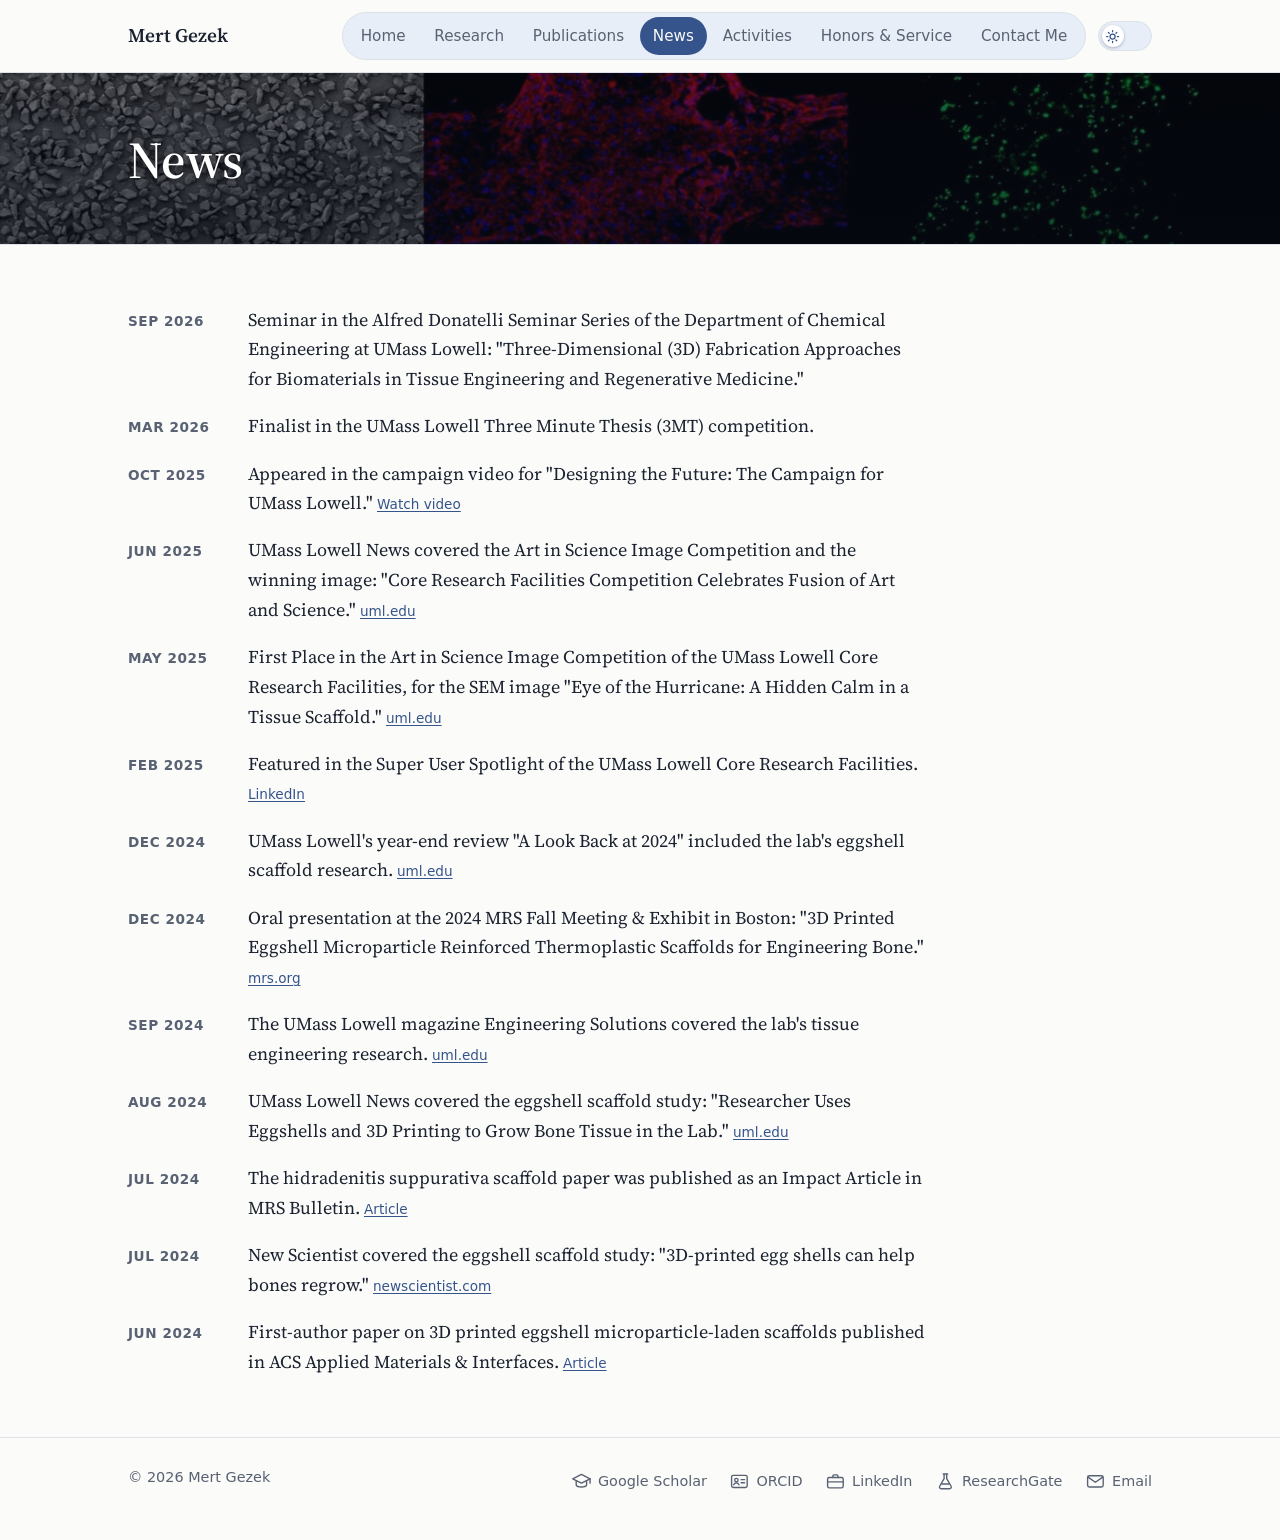
<file: news.html>
<!doctype html>
<html lang="en">
<head>
<meta charset="utf-8">
<meta name="viewport" content="width=device-width, initial-scale=1">
<title>News | Mert Gezek</title>
<meta name="description" content="News about Mert Gezek's research: publications, presentations, awards, and media coverage.">
<link rel="canonical" href="https://mertgezek.com/news.html">
<meta name="color-scheme" content="light dark">
<meta property="og:type" content="website">
<meta property="og:site_name" content="Mert Gezek">
<meta property="og:title" content="News | Mert Gezek">
<meta property="og:description" content="News about Mert Gezek's research: publications, presentations, awards, and media coverage.">
<meta property="og:url" content="https://mertgezek.com/news.html">
<meta property="og:image" content="https://mertgezek.com/assets/img/og-image.jpg">
<meta property="og:image:width" content="1200">
<meta property="og:image:height" content="630">
<meta property="og:image:alt" content="False-colored scanning electron microscope image of a tissue engineering scaffold with a swirled, crater-like structure at its center.">
<meta name="twitter:card" content="summary_large_image">
<link rel="icon" href="favicon.ico" sizes="32x32">
<link rel="icon" href="assets/img/favicon.svg" type="image/svg+xml">
<link rel="preconnect" href="https://fonts.googleapis.com">
<link rel="preconnect" href="https://fonts.gstatic.com" crossorigin>
<link rel="stylesheet" href="https://fonts.googleapis.com/css2?family=Source+Serif+4:ital,opsz,wght@0,8..60,400;0,8..60,600;1,8..60,400&display=swap">
<link rel="stylesheet" href="assets/css/style.css">
<script src="assets/js/theme.js"></script>
</head>
<body>
<a class="skip" href="#main">Skip to content</a>
<header class="site-header">
  <div class="wrap">
    <a class="brand" href="index.html">Mert Gezek</a>
    <button class="nav-toggle" type="button" data-nav-toggle aria-expanded="false" aria-controls="site-nav">
      <svg class="icon-open" viewBox="0 0 24 24" aria-hidden="true" focusable="false"><path d="M4 7h16M4 12h16M4 17h16"/></svg>
      <svg class="icon-close" viewBox="0 0 24 24" aria-hidden="true" focusable="false"><path d="M6 6l12 12M18 6L6 18"/></svg>
      <span>Menu</span>
    </button>
    <nav id="site-nav" aria-label="Main">
      <ul>
        <li><a href="index.html">Home</a></li>
        <li><a href="research.html">Research</a></li>
        <li><a href="publications.html">Publications</a></li>
        <li><a href="news.html" aria-current="page">News</a></li>
        <li><a href="activities.html">Activities</a></li>
        <li><a href="service.html">Honors &amp; Service</a></li>
        <li><a href="contact.html">Contact Me</a></li>
      </ul>
    </nav>
    <button class="theme-toggle" type="button" role="switch" aria-checked="false" aria-label="Dark mode" data-theme-toggle hidden>
      <span class="theme-knob">
        <svg class="icon-sun" viewBox="0 0 24 24" aria-hidden="true" focusable="false"><circle cx="12" cy="12" r="4"/><path d="M12 2.5v2M12 19.5v2M2.5 12h2M19.5 12h2M5.3 5.3l1.4 1.4M17.3 17.3l1.4 1.4M5.3 18.7l1.4-1.4M17.3 6.7l1.4-1.4"/></svg>
        <svg class="icon-moon" viewBox="0 0 24 24" aria-hidden="true" focusable="false"><path d="M20.5 13.2A8.5 8.5 0 1 1 10.8 3.5a6.6 6.6 0 0 0 9.7 9.7z"/></svg>
      </span>
    </button>
  </div>
</header>
<main id="main">
  <div class="page-head">
    <div class="wrap">
      <h1>News</h1>
    </div>
  </div>

  <section class="section">
    <div class="wrap">
      <ul class="news" data-news="all"><!--list--><li class="news-item"><time datetime="2026-09">Sep 2026</time><p>Seminar in the Alfred Donatelli Seminar Series of the Department of Chemical Engineering at UMass Lowell: &quot;Three-Dimensional (3D) Fabrication Approaches for Biomaterials in Tissue Engineering and Regenerative Medicine.&quot;</p></li><li class="news-item"><time datetime="2026-03">Mar 2026</time><p>Finalist in the UMass Lowell Three Minute Thesis (3MT) competition.</p></li><li class="news-item"><time datetime="2025-10">Oct 2025</time><p>Appeared in the campaign video for &quot;Designing the Future: The Campaign for UMass Lowell.&quot; <a class="news-source" href="https://players.brightcove.net/1050888038001/HyCjfUA8Z_default/index.html?videoId=6382798544112" rel="noopener" target="_blank" aria-label="Watch video: Appeared in the campaign video for &quot;Designing the Future: The Campaign for UMass Lowell.&quot;">Watch video</a></p></li><li class="news-item"><time datetime="2025-06">Jun 2025</time><p>UMass Lowell News covered the Art in Science Image Competition and the winning image: &quot;Core Research Facilities Competition Celebrates Fusion of Art and Science.&quot; <a class="news-source" href="https://www.uml.edu/news/stories/2025/art-science-image-competition.aspx" rel="noopener" target="_blank" aria-label="uml.edu: UMass Lowell News covered the Art in Science Image Competition and the winning image: &quot;Core Research Facilities Competition Celebrates Fusion of Art and Science.&quot;">uml.edu</a></p></li><li class="news-item"><time datetime="2025-05">May 2025</time><p>First Place in the Art in Science Image Competition of the UMass Lowell Core Research Facilities, for the SEM image &quot;Eye of the Hurricane: A Hidden Calm in a Tissue Scaffold.&quot; <a class="news-source" href="https://www.uml.edu/research/crf/art-in-science/2025-winners.aspx" rel="noopener" target="_blank" aria-label="uml.edu: First Place in the Art in Science Image Competition of the UMass Lowell Core Research Facilities, for the SEM image &quot;Eye of the Hurricane: A Hidden Calm in a Tissue Scaffold.&quot;">uml.edu</a></p></li><li class="news-item"><time datetime="2025-02">Feb 2025</time><p>Featured in the Super User Spotlight of the UMass Lowell Core Research Facilities. <a class="news-source" href="https://www.linkedin.com/posts/umass-lowell-core-research-facilities_for-researchers-like-mert-gezek-eds-isn-activity-7298691705975832577-x4qe" rel="noopener" target="_blank" aria-label="LinkedIn: Featured in the Super User Spotlight of the UMass Lowell Core Research Facilities.">LinkedIn</a></p></li><li class="news-item"><time datetime="2024-12">Dec 2024</time><p>UMass Lowell&#x27;s year-end review &quot;A Look Back at 2024&quot; included the lab&#x27;s eggshell scaffold research. <a class="news-source" href="https://www.uml.edu/news/stories/2024/2024-year-end.aspx" rel="noopener" target="_blank" aria-label="uml.edu: UMass Lowell&#x27;s year-end review &quot;A Look Back at 2024&quot; included the lab&#x27;s eggshell scaffold research.">uml.edu</a></p></li><li class="news-item"><time datetime="2024-12">Dec 2024</time><p>Oral presentation at the 2024 MRS Fall Meeting &amp; Exhibit in Boston: &quot;3D Printed Eggshell Microparticle Reinforced Thermoplastic Scaffolds for Engineering Bone.&quot; <a class="news-source" href="https://www.mrs.org/meetings-events/annual-meetings/archive/meeting/presentations/view/2024-fall-meeting/2024-fall-meeting-4150463" rel="noopener" target="_blank" aria-label="mrs.org: Oral presentation at the 2024 MRS Fall Meeting &amp; Exhibit in Boston: &quot;3D Printed Eggshell Microparticle Reinforced Thermoplastic Scaffolds for Engineering Bone.&quot;">mrs.org</a></p></li><li class="news-item"><time datetime="2024-09">Sep 2024</time><p>The UMass Lowell magazine Engineering Solutions covered the lab&#x27;s tissue engineering research. <a class="news-source" href="https://www.uml.edu/engineering/research/engineering-solutions/es-fall-2024/researcher-uses-tissue.aspx" rel="noopener" target="_blank" aria-label="uml.edu: The UMass Lowell magazine Engineering Solutions covered the lab&#x27;s tissue engineering research.">uml.edu</a></p></li><li class="news-item"><time datetime="2024-08">Aug 2024</time><p>UMass Lowell News covered the eggshell scaffold study: &quot;Researcher Uses Eggshells and 3D Printing to Grow Bone Tissue in the Lab.&quot; <a class="news-source" href="https://www.uml.edu/news/stories/2024/gulden-camci-unal-new-eggshell-research.aspx" rel="noopener" target="_blank" aria-label="uml.edu: UMass Lowell News covered the eggshell scaffold study: &quot;Researcher Uses Eggshells and 3D Printing to Grow Bone Tissue in the Lab.&quot;">uml.edu</a></p></li><li class="news-item"><time datetime="2024-07">Jul 2024</time><p>The hidradenitis suppurativa scaffold paper was published as an Impact Article in MRS Bulletin. <a class="news-source" href="https://doi.org/10.1557/s43577-024-00756-z" rel="noopener" target="_blank" aria-label="Article: The hidradenitis suppurativa scaffold paper was published as an Impact Article in MRS Bulletin.">Article</a></p></li><li class="news-item"><time datetime="2024-07">Jul 2024</time><p>New Scientist covered the eggshell scaffold study: &quot;3D-printed egg shells can help bones regrow.&quot; <a class="news-source" href="https://www.newscientist.com/article/2438479-3d-printed-egg-shells-can-help-bones-regrow/" rel="noopener" target="_blank" aria-label="newscientist.com: New Scientist covered the eggshell scaffold study: &quot;3D-printed egg shells can help bones regrow.&quot;">newscientist.com</a></p></li><li class="news-item"><time datetime="2024-06">Jun 2024</time><p>First-author paper on 3D printed eggshell microparticle-laden scaffolds published in ACS Applied Materials &amp; Interfaces. <a class="news-source" href="https://doi.org/10.1021/acsami.4c02800" rel="noopener" target="_blank" aria-label="Article: First-author paper on 3D printed eggshell microparticle-laden scaffolds published in ACS Applied Materials &amp; Interfaces.">Article</a></p></li><!--/list--></ul>
    </div>
  </section>
</main>
<footer class="site-footer">
  <div class="wrap">
    <p>&copy; 2026 Mert Gezek</p>
    <ul class="footer-links">
      <li><a href="https://scholar.google.com/citations?user=N5mrTisAAAAJ&hl=en" rel="me noopener" target="_blank"><svg class="icon" viewBox="0 0 24 24" aria-hidden="true" focusable="false"><path d="M2 9l10-5 10 5-10 5z"/><path d="M6 11.5V16c0 1.2 2.7 2.5 6 2.5s6-1.3 6-2.5v-4.5"/><path d="M22 9v5"/></svg><span>Google Scholar</span></a></li>
      <li><a href="https://orcid.org/0000-0003-3191-6735" rel="me noopener" target="_blank"><svg class="icon" viewBox="0 0 24 24" aria-hidden="true" focusable="false"><rect x="3" y="5" width="18" height="14" rx="2"/><circle cx="8.5" cy="10.5" r="2"/><path d="M5.5 16c.6-1.6 1.7-2.4 3-2.4s2.4.8 3 2.4M14 10h4M14 13.5h4"/></svg><span>ORCID</span></a></li>
      <li><a href="https://www.linkedin.com/in/mertgezek/" rel="me noopener" target="_blank"><svg class="icon" viewBox="0 0 24 24" aria-hidden="true" focusable="false"><rect x="3" y="7.5" width="18" height="12" rx="2"/><path d="M9 7.5V6a1.5 1.5 0 0 1 1.5-1.5h3A1.5 1.5 0 0 1 15 6v1.5M3 12.5h18"/></svg><span>LinkedIn</span></a></li>
      <li><a href="https://www.researchgate.net/profile/Mert-Gezek" rel="me noopener" target="_blank"><svg class="icon" viewBox="0 0 24 24" aria-hidden="true" focusable="false"><path d="M9.5 3.5h5M10.5 3.5v5.2L5.4 17.6A2 2 0 0 0 7.1 20.5h9.8a2 2 0 0 0 1.7-2.9L13.5 8.7V3.5M8 15h8"/></svg><span>ResearchGate</span></a></li>
      <li><a href="contact.html" data-email="link" data-user="mertgezek3" data-domain="gmail.com"><svg class="icon" viewBox="0 0 24 24" aria-hidden="true" focusable="false"><rect x="3" y="5.5" width="18" height="13" rx="2"/><path d="M3.5 7l8.5 6 8.5-6"/></svg><span>Email</span></a></li>
    </ul>
  </div>
</footer>
<script src="data/publications.js"></script>
<script src="data/news.js"></script>
<script src="assets/js/render.js"></script>
</body>
</html>
</file>
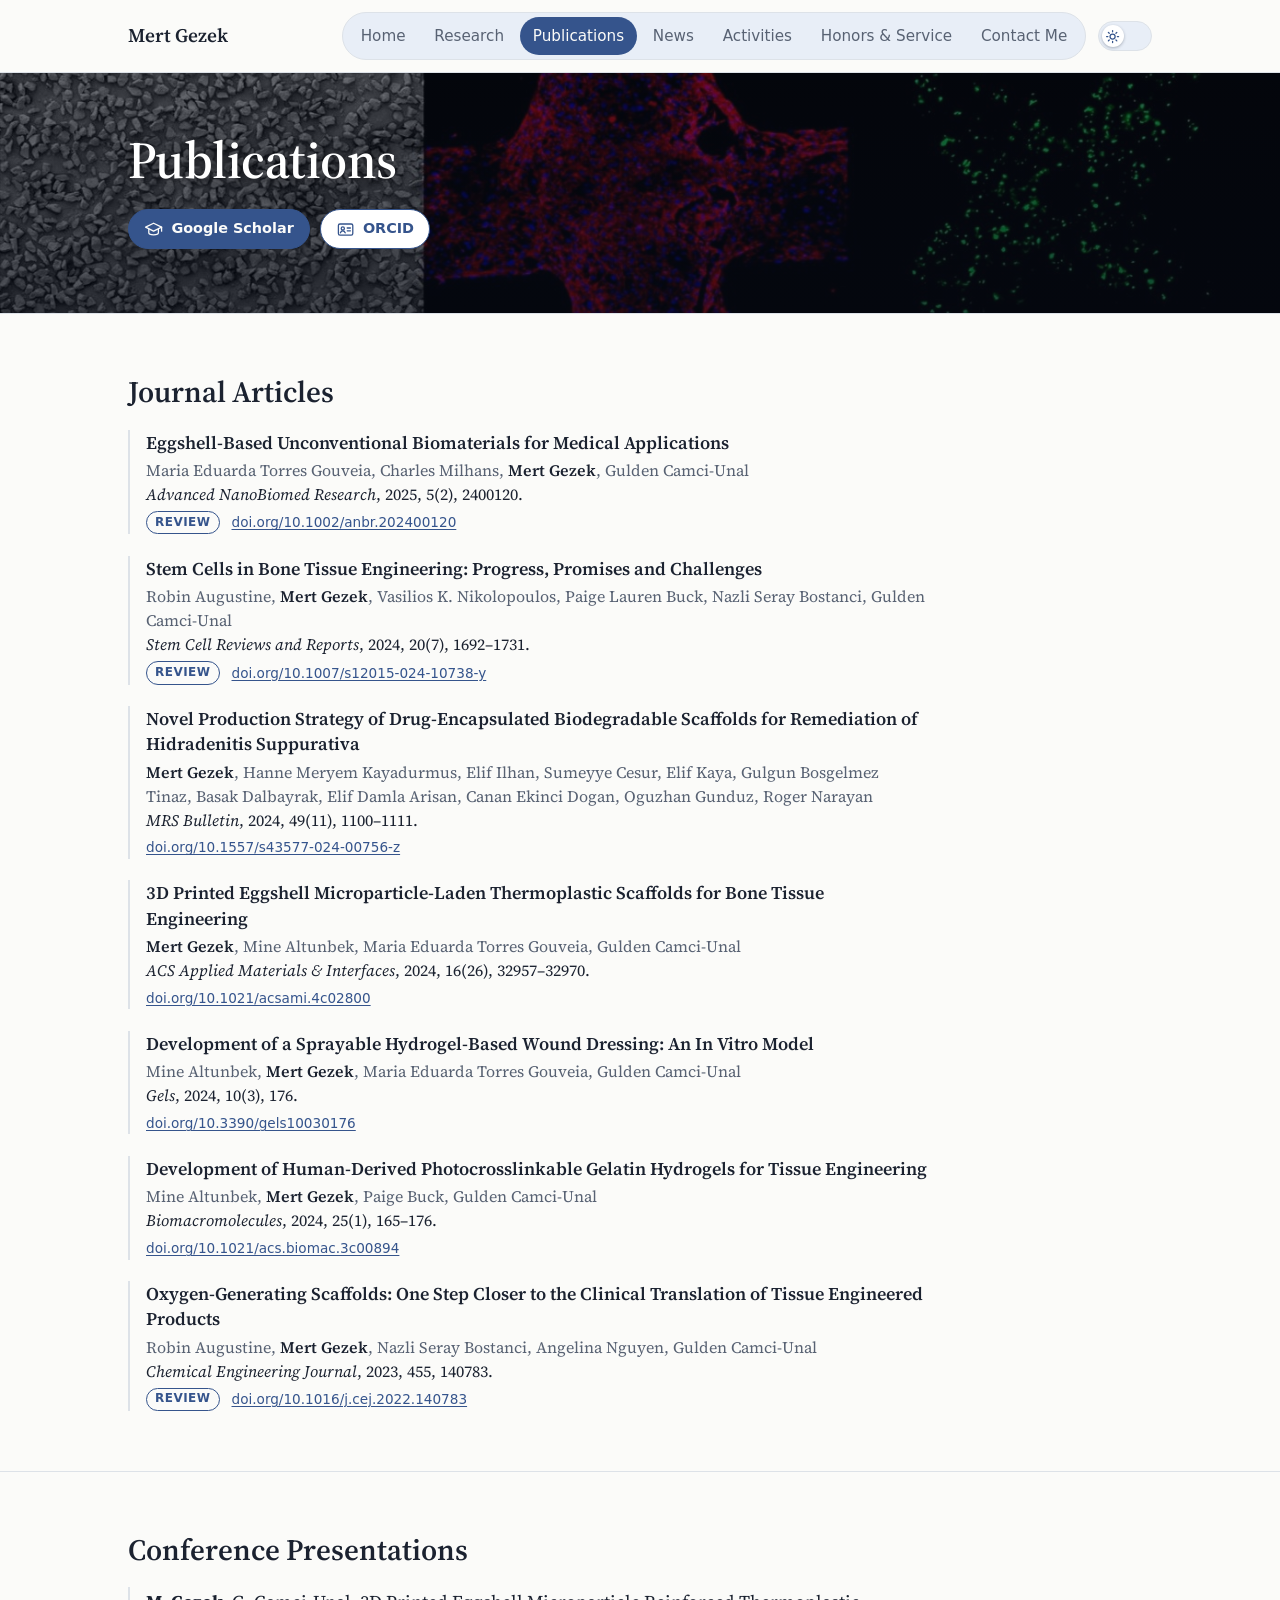
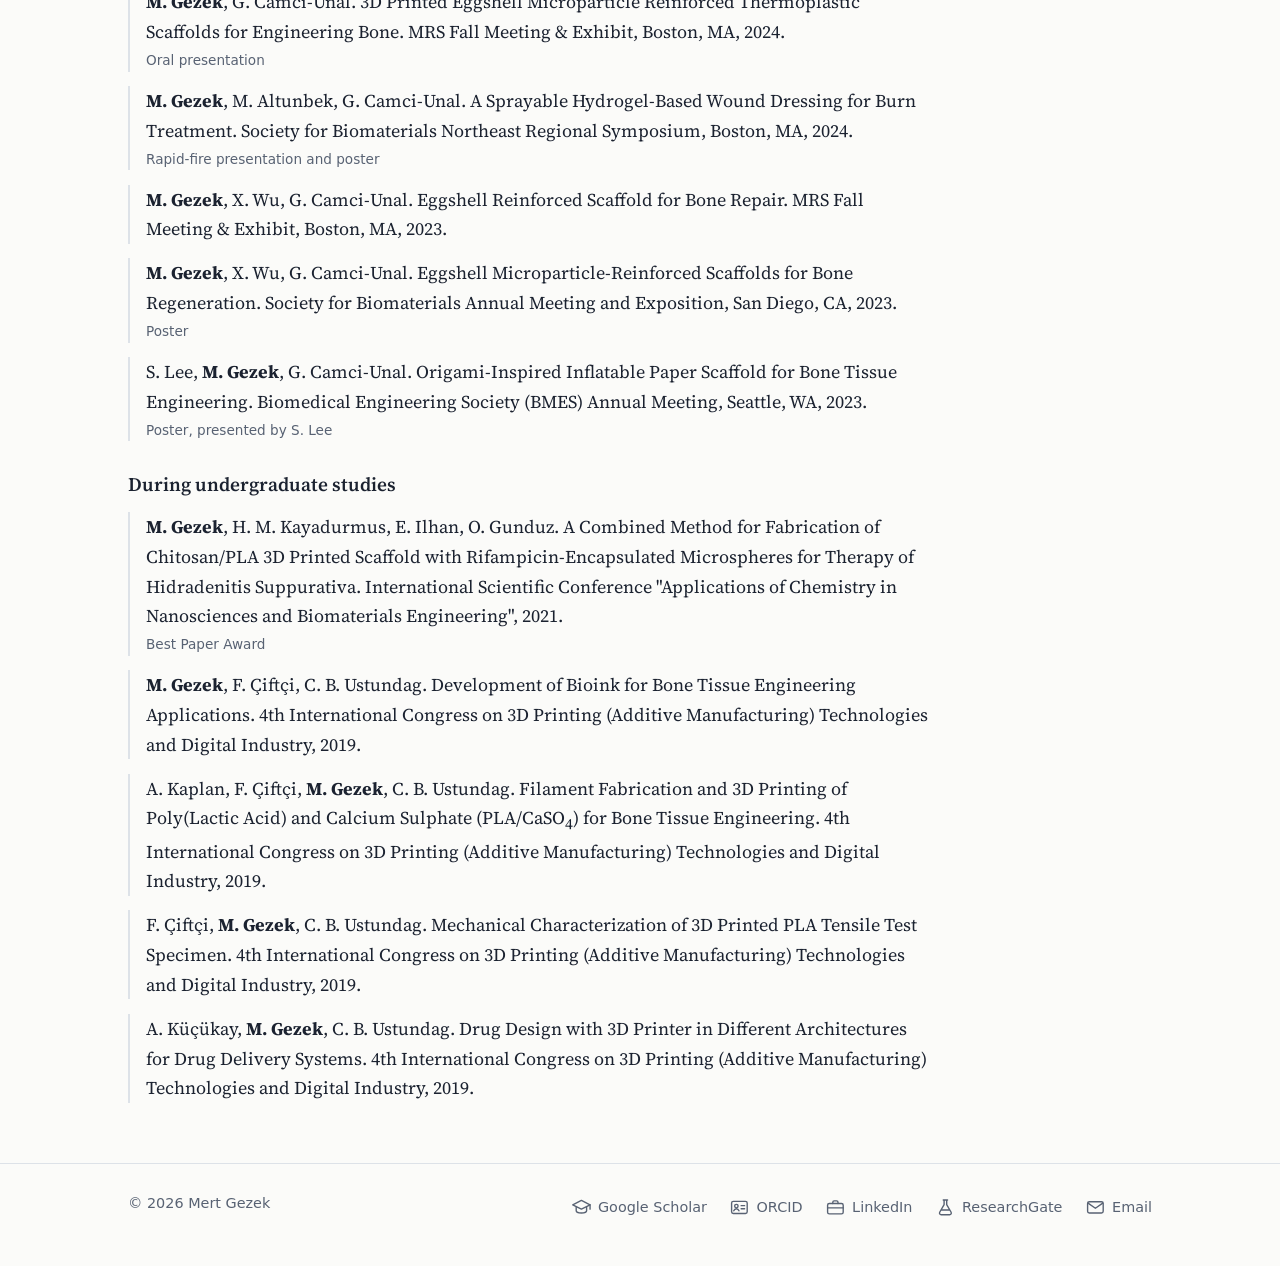
<file: publications.html>
<!doctype html>
<html lang="en">
<head>
<meta charset="utf-8">
<meta name="viewport" content="width=device-width, initial-scale=1">
<title>Publications | Mert Gezek</title>
<meta name="description" content="Journal articles and selected conference presentations by Mert Gezek on biomaterials, 3D-printed scaffolds, and hydrogels for tissue engineering.">
<link rel="canonical" href="https://mertgezek.com/publications.html">
<meta name="color-scheme" content="light dark">
<meta property="og:type" content="website">
<meta property="og:site_name" content="Mert Gezek">
<meta property="og:title" content="Publications | Mert Gezek">
<meta property="og:description" content="Journal articles and selected conference presentations by Mert Gezek on biomaterials, 3D-printed scaffolds, and hydrogels for tissue engineering.">
<meta property="og:url" content="https://mertgezek.com/publications.html">
<meta property="og:image" content="https://mertgezek.com/assets/img/og-image.jpg">
<meta property="og:image:width" content="1200">
<meta property="og:image:height" content="630">
<meta property="og:image:alt" content="False-colored scanning electron microscope image of a tissue engineering scaffold with a swirled, crater-like structure at its center.">
<meta name="twitter:card" content="summary_large_image">
<link rel="icon" href="favicon.ico" sizes="32x32">
<link rel="icon" href="assets/img/favicon.svg" type="image/svg+xml">
<link rel="preconnect" href="https://fonts.googleapis.com">
<link rel="preconnect" href="https://fonts.gstatic.com" crossorigin>
<link rel="stylesheet" href="https://fonts.googleapis.com/css2?family=Source+Serif+4:ital,opsz,wght@0,8..60,400;0,8..60,600;1,8..60,400&display=swap">
<link rel="stylesheet" href="assets/css/style.css">
<script src="assets/js/theme.js"></script>
</head>
<body>
<a class="skip" href="#main">Skip to content</a>
<header class="site-header">
  <div class="wrap">
    <a class="brand" href="index.html">Mert Gezek</a>
    <button class="nav-toggle" type="button" data-nav-toggle aria-expanded="false" aria-controls="site-nav">
      <svg class="icon-open" viewBox="0 0 24 24" aria-hidden="true" focusable="false"><path d="M4 7h16M4 12h16M4 17h16"/></svg>
      <svg class="icon-close" viewBox="0 0 24 24" aria-hidden="true" focusable="false"><path d="M6 6l12 12M18 6L6 18"/></svg>
      <span>Menu</span>
    </button>
    <nav id="site-nav" aria-label="Main">
      <ul>
        <li><a href="index.html">Home</a></li>
        <li><a href="research.html">Research</a></li>
        <li><a href="publications.html" aria-current="page">Publications</a></li>
        <li><a href="news.html">News</a></li>
        <li><a href="activities.html">Activities</a></li>
        <li><a href="service.html">Honors &amp; Service</a></li>
        <li><a href="contact.html">Contact Me</a></li>
      </ul>
    </nav>
    <button class="theme-toggle" type="button" role="switch" aria-checked="false" aria-label="Dark mode" data-theme-toggle hidden>
      <span class="theme-knob">
        <svg class="icon-sun" viewBox="0 0 24 24" aria-hidden="true" focusable="false"><circle cx="12" cy="12" r="4"/><path d="M12 2.5v2M12 19.5v2M2.5 12h2M19.5 12h2M5.3 5.3l1.4 1.4M17.3 17.3l1.4 1.4M5.3 18.7l1.4-1.4M17.3 6.7l1.4-1.4"/></svg>
        <svg class="icon-moon" viewBox="0 0 24 24" aria-hidden="true" focusable="false"><path d="M20.5 13.2A8.5 8.5 0 1 1 10.8 3.5a6.6 6.6 0 0 0 9.7 9.7z"/></svg>
      </span>
    </button>
  </div>
</header>
<main id="main">
  <div class="page-head">
    <div class="wrap">
      <h1>Publications</h1>
      <ul class="actions head-actions">
        <li><a class="button" href="https://scholar.google.com/citations?user=N5mrTisAAAAJ&hl=en" rel="noopener" target="_blank"><svg class="icon" viewBox="0 0 24 24" aria-hidden="true" focusable="false"><path d="M2 9l10-5 10 5-10 5z"/><path d="M6 11.5V16c0 1.2 2.7 2.5 6 2.5s6-1.3 6-2.5v-4.5"/><path d="M22 9v5"/></svg><span>Google Scholar</span></a></li>
        <li><a class="button" href="https://orcid.org/0000-0003-3191-6735" rel="noopener" target="_blank"><svg class="icon" viewBox="0 0 24 24" aria-hidden="true" focusable="false"><rect x="3" y="5" width="18" height="14" rx="2"/><circle cx="8.5" cy="10.5" r="2"/><path d="M5.5 16c.6-1.6 1.7-2.4 3-2.4s2.4.8 3 2.4M14 10h4M14 13.5h4"/></svg><span>ORCID</span></a></li>
      </ul>
    </div>
  </div>

  <section class="section" aria-labelledby="articles-heading">
    <div class="wrap">
      <h2 id="articles-heading">Journal Articles</h2>
      <ul class="pubs" data-pubs="all"><!--list--><li class="pub" id="torres-gouveia-2025-anbr"><span class="pub-title">Eggshell-Based Unconventional Biomaterials for Medical Applications</span><span class="pub-authors">Maria Eduarda Torres Gouveia, Charles Milhans, <strong>Mert Gezek</strong>, Gulden Camci-Unal</span><span class="pub-venue"><em>Advanced NanoBiomed Research</em>, 2025, 5(2), 2400120.</span><span class="pub-meta"><span class="badge">Review</span><a class="pub-doi" href="https://doi.org/10.1002/anbr.202400120" rel="noopener" target="_blank">doi.org/10.1002/anbr.202400120</a></span></li><li class="pub" id="augustine-2024-scrr"><span class="pub-title">Stem Cells in Bone Tissue Engineering: Progress, Promises and Challenges</span><span class="pub-authors">Robin Augustine, <strong>Mert Gezek</strong>, Vasilios K. Nikolopoulos, Paige Lauren Buck, Nazli Seray Bostanci, Gulden Camci-Unal</span><span class="pub-venue"><em>Stem Cell Reviews and Reports</em>, 2024, 20(7), 1692–1731.</span><span class="pub-meta"><span class="badge">Review</span><a class="pub-doi" href="https://doi.org/10.1007/s12015-024-10738-y" rel="noopener" target="_blank">doi.org/10.1007/s12015-024-10738-y</a></span></li><li class="pub" id="gezek-2024-mrsb"><span class="pub-title">Novel Production Strategy of Drug-Encapsulated Biodegradable Scaffolds for Remediation of Hidradenitis Suppurativa</span><span class="pub-authors"><strong>Mert Gezek</strong>, Hanne Meryem Kayadurmus, Elif Ilhan, Sumeyye Cesur, Elif Kaya, Gulgun Bosgelmez Tinaz, Basak Dalbayrak, Elif Damla Arisan, Canan Ekinci Dogan, Oguzhan Gunduz, Roger Narayan</span><span class="pub-venue"><em>MRS Bulletin</em>, 2024, 49(11), 1100–1111.</span><span class="pub-meta"><a class="pub-doi" href="https://doi.org/10.1557/s43577-024-00756-z" rel="noopener" target="_blank">doi.org/10.1557/s43577-024-00756-z</a></span></li><li class="pub" id="gezek-2024-acsami"><span class="pub-title">3D Printed Eggshell Microparticle-Laden Thermoplastic Scaffolds for Bone Tissue Engineering</span><span class="pub-authors"><strong>Mert Gezek</strong>, Mine Altunbek, Maria Eduarda Torres Gouveia, Gulden Camci-Unal</span><span class="pub-venue"><em>ACS Applied Materials &amp; Interfaces</em>, 2024, 16(26), 32957–32970.</span><span class="pub-meta"><a class="pub-doi" href="https://doi.org/10.1021/acsami.4c02800" rel="noopener" target="_blank">doi.org/10.1021/acsami.4c02800</a></span></li><li class="pub" id="altunbek-2024-gels"><span class="pub-title">Development of a Sprayable Hydrogel-Based Wound Dressing: An In Vitro Model</span><span class="pub-authors">Mine Altunbek, <strong>Mert Gezek</strong>, Maria Eduarda Torres Gouveia, Gulden Camci-Unal</span><span class="pub-venue"><em>Gels</em>, 2024, 10(3), 176.</span><span class="pub-meta"><a class="pub-doi" href="https://doi.org/10.3390/gels10030176" rel="noopener" target="_blank">doi.org/10.3390/gels10030176</a></span></li><li class="pub" id="altunbek-2024-biomac"><span class="pub-title">Development of Human-Derived Photocrosslinkable Gelatin Hydrogels for Tissue Engineering</span><span class="pub-authors">Mine Altunbek, <strong>Mert Gezek</strong>, Paige Buck, Gulden Camci-Unal</span><span class="pub-venue"><em>Biomacromolecules</em>, 2024, 25(1), 165–176.</span><span class="pub-meta"><a class="pub-doi" href="https://doi.org/10.1021/acs.biomac.3c00894" rel="noopener" target="_blank">doi.org/10.1021/acs.biomac.3c00894</a></span></li><li class="pub" id="augustine-2023-cej"><span class="pub-title">Oxygen-Generating Scaffolds: One Step Closer to the Clinical Translation of Tissue Engineered Products</span><span class="pub-authors">Robin Augustine, <strong>Mert Gezek</strong>, Nazli Seray Bostanci, Angelina Nguyen, Gulden Camci-Unal</span><span class="pub-venue"><em>Chemical Engineering Journal</em>, 2023, 455, 140783.</span><span class="pub-meta"><span class="badge">Review</span><a class="pub-doi" href="https://doi.org/10.1016/j.cej.2022.140783" rel="noopener" target="_blank">doi.org/10.1016/j.cej.2022.140783</a></span></li><!--/list--></ul>
    </div>
  </section>

  <section class="section" id="presentations" aria-labelledby="talks-heading">
    <div class="wrap">
      <h2 id="talks-heading">Conference Presentations</h2>
      <ul class="plain-list">
        <li><strong>M. Gezek</strong>, G. Camci-Unal. 3D Printed Eggshell Microparticle Reinforced Thermoplastic Scaffolds for Engineering Bone. MRS Fall Meeting &amp; Exhibit, Boston, MA, 2024. <span class="note">Oral presentation</span></li>
        <li><strong>M. Gezek</strong>, M. Altunbek, G. Camci-Unal. A Sprayable Hydrogel-Based Wound Dressing for Burn Treatment. Society for Biomaterials Northeast Regional Symposium, Boston, MA, 2024. <span class="note">Rapid-fire presentation and poster</span></li>
        <li><strong>M. Gezek</strong>, X. Wu, G. Camci-Unal. Eggshell Reinforced Scaffold for Bone Repair. MRS Fall Meeting &amp; Exhibit, Boston, MA, 2023.</li>
        <li><strong>M. Gezek</strong>, X. Wu, G. Camci-Unal. Eggshell Microparticle-Reinforced Scaffolds for Bone Regeneration. Society for Biomaterials Annual Meeting and Exposition, San Diego, CA, 2023. <span class="note">Poster</span></li>
        <li>S. Lee, <strong>M. Gezek</strong>, G. Camci-Unal. Origami-Inspired Inflatable Paper Scaffold for Bone Tissue Engineering. Biomedical Engineering Society (BMES) Annual Meeting, Seattle, WA, 2023. <span class="note">Poster, presented by S. Lee</span></li>
      </ul>
      <h3 class="sub">During undergraduate studies</h3>
      <ul class="plain-list">
        <li><strong>M. Gezek</strong>, H. M. Kayadurmus, E. Ilhan, O. Gunduz. A Combined Method for Fabrication of Chitosan/PLA 3D Printed Scaffold with Rifampicin-Encapsulated Microspheres for Therapy of Hidradenitis Suppurativa. International Scientific Conference "Applications of Chemistry in Nanosciences and Biomaterials Engineering", 2021. <span class="note">Best Paper Award</span></li>
        <li><strong>M. Gezek</strong>, F. Çiftçi, C. B. Ustundag. Development of Bioink for Bone Tissue Engineering Applications. 4th International Congress on 3D Printing (Additive Manufacturing) Technologies and Digital Industry, 2019.</li>
        <li>A. Kaplan, F. Çiftçi, <strong>M. Gezek</strong>, C. B. Ustundag. Filament Fabrication and 3D Printing of Poly(Lactic Acid) and Calcium Sulphate (PLA/CaSO<sub>4</sub>) for Bone Tissue Engineering. 4th International Congress on 3D Printing (Additive Manufacturing) Technologies and Digital Industry, 2019.</li>
        <li>F. Çiftçi, <strong>M. Gezek</strong>, C. B. Ustundag. Mechanical Characterization of 3D Printed PLA Tensile Test Specimen. 4th International Congress on 3D Printing (Additive Manufacturing) Technologies and Digital Industry, 2019.</li>
        <li>A. Küçükay, <strong>M. Gezek</strong>, C. B. Ustundag. Drug Design with 3D Printer in Different Architectures for Drug Delivery Systems. 4th International Congress on 3D Printing (Additive Manufacturing) Technologies and Digital Industry, 2019.</li>
      </ul>
    </div>
  </section>
</main>
<footer class="site-footer">
  <div class="wrap">
    <p>&copy; 2026 Mert Gezek</p>
    <ul class="footer-links">
      <li><a href="https://scholar.google.com/citations?user=N5mrTisAAAAJ&hl=en" rel="me noopener" target="_blank"><svg class="icon" viewBox="0 0 24 24" aria-hidden="true" focusable="false"><path d="M2 9l10-5 10 5-10 5z"/><path d="M6 11.5V16c0 1.2 2.7 2.5 6 2.5s6-1.3 6-2.5v-4.5"/><path d="M22 9v5"/></svg><span>Google Scholar</span></a></li>
      <li><a href="https://orcid.org/0000-0003-3191-6735" rel="me noopener" target="_blank"><svg class="icon" viewBox="0 0 24 24" aria-hidden="true" focusable="false"><rect x="3" y="5" width="18" height="14" rx="2"/><circle cx="8.5" cy="10.5" r="2"/><path d="M5.5 16c.6-1.6 1.7-2.4 3-2.4s2.4.8 3 2.4M14 10h4M14 13.5h4"/></svg><span>ORCID</span></a></li>
      <li><a href="https://www.linkedin.com/in/mertgezek/" rel="me noopener" target="_blank"><svg class="icon" viewBox="0 0 24 24" aria-hidden="true" focusable="false"><rect x="3" y="7.5" width="18" height="12" rx="2"/><path d="M9 7.5V6a1.5 1.5 0 0 1 1.5-1.5h3A1.5 1.5 0 0 1 15 6v1.5M3 12.5h18"/></svg><span>LinkedIn</span></a></li>
      <li><a href="https://www.researchgate.net/profile/Mert-Gezek" rel="me noopener" target="_blank"><svg class="icon" viewBox="0 0 24 24" aria-hidden="true" focusable="false"><path d="M9.5 3.5h5M10.5 3.5v5.2L5.4 17.6A2 2 0 0 0 7.1 20.5h9.8a2 2 0 0 0 1.7-2.9L13.5 8.7V3.5M8 15h8"/></svg><span>ResearchGate</span></a></li>
      <li><a href="contact.html" data-email="link" data-user="mertgezek3" data-domain="gmail.com"><svg class="icon" viewBox="0 0 24 24" aria-hidden="true" focusable="false"><rect x="3" y="5.5" width="18" height="13" rx="2"/><path d="M3.5 7l8.5 6 8.5-6"/></svg><span>Email</span></a></li>
    </ul>
  </div>
</footer>
<script src="data/publications.js"></script>
<script src="data/news.js"></script>
<script src="assets/js/render.js"></script>
</body>
</html>
</file>
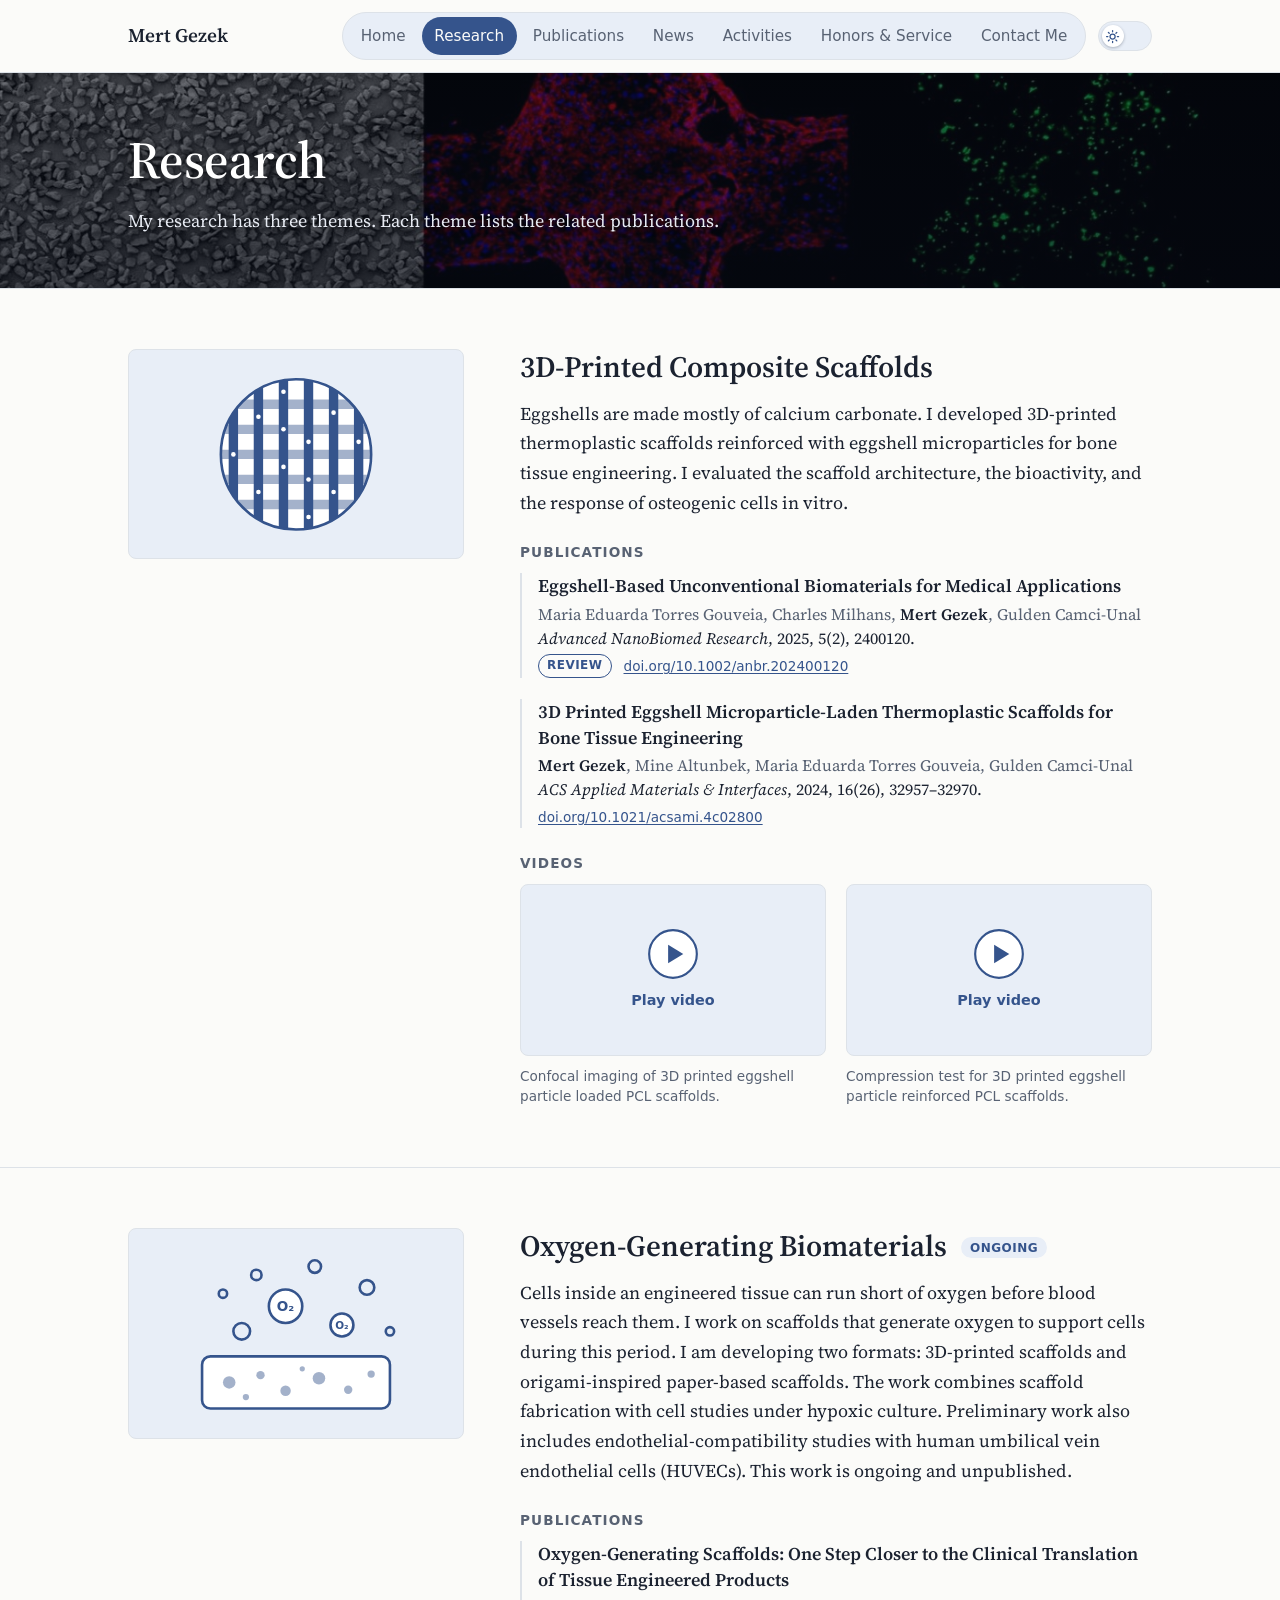
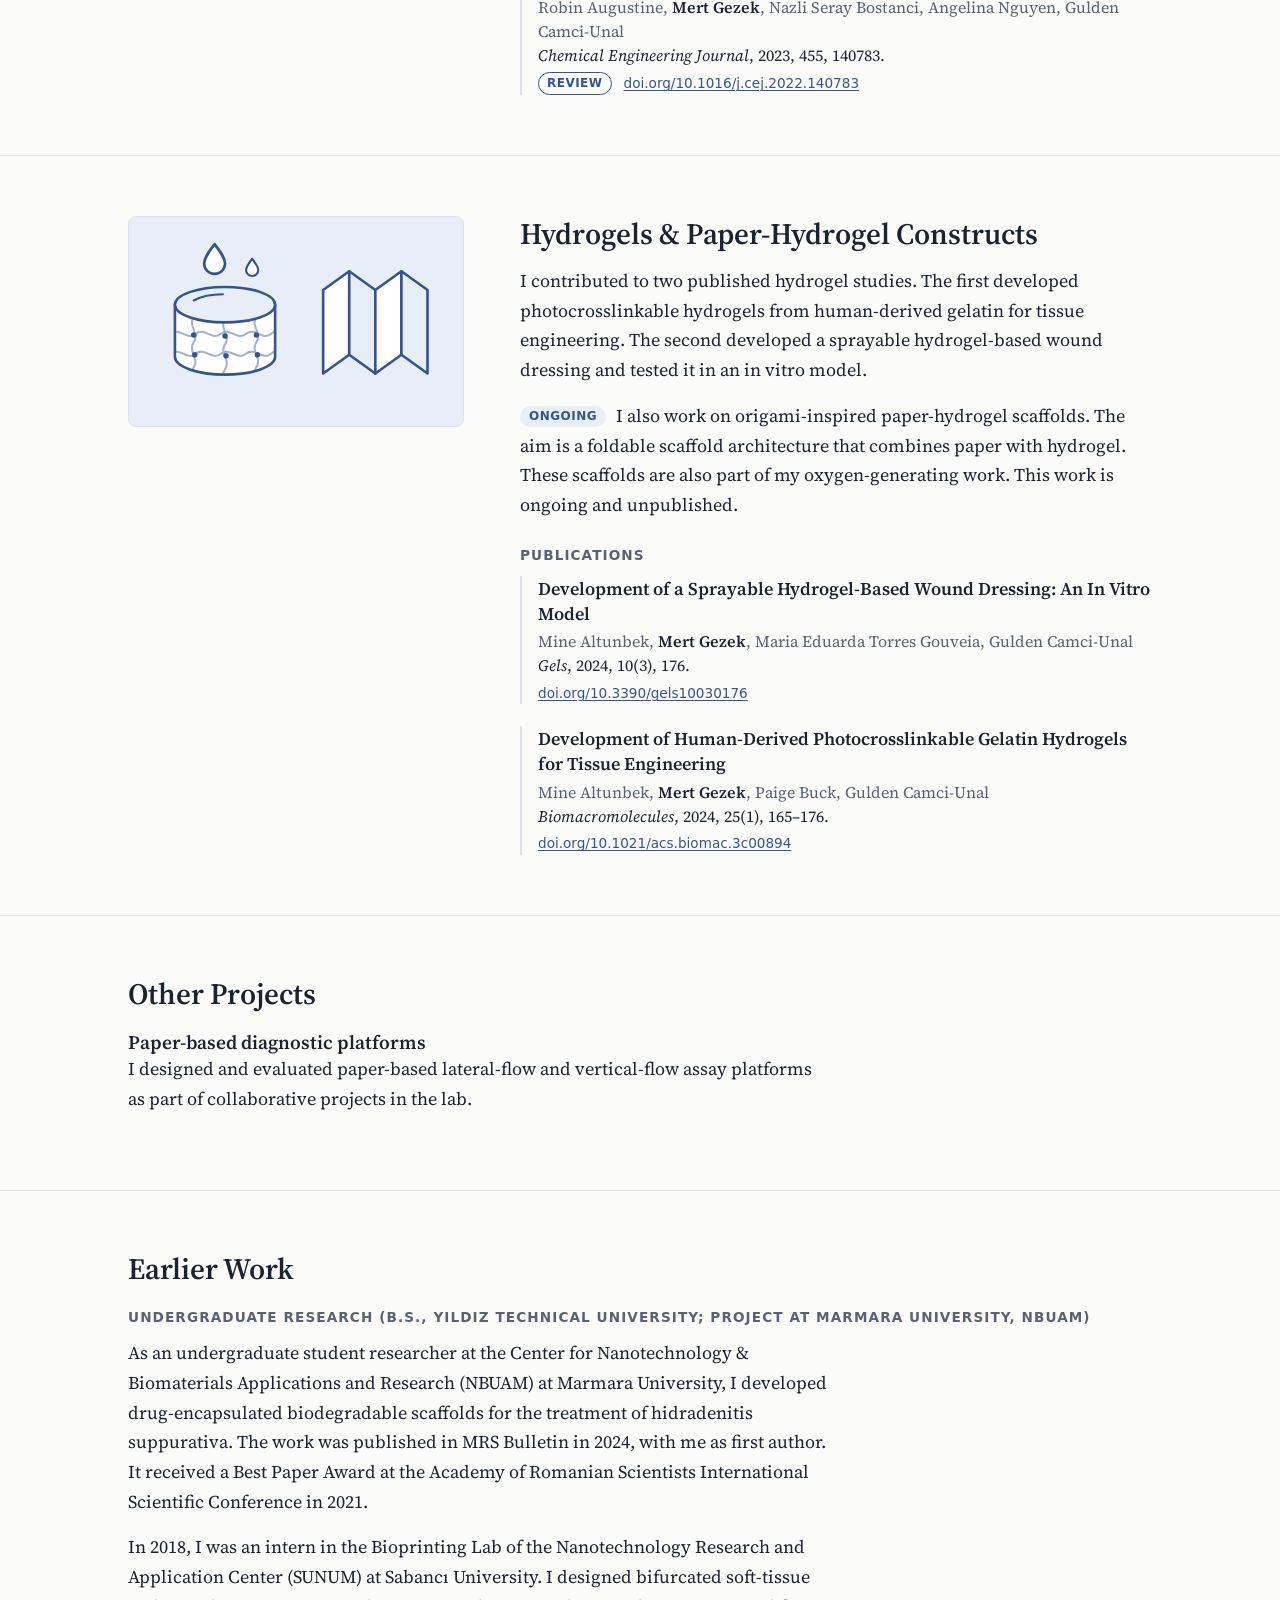
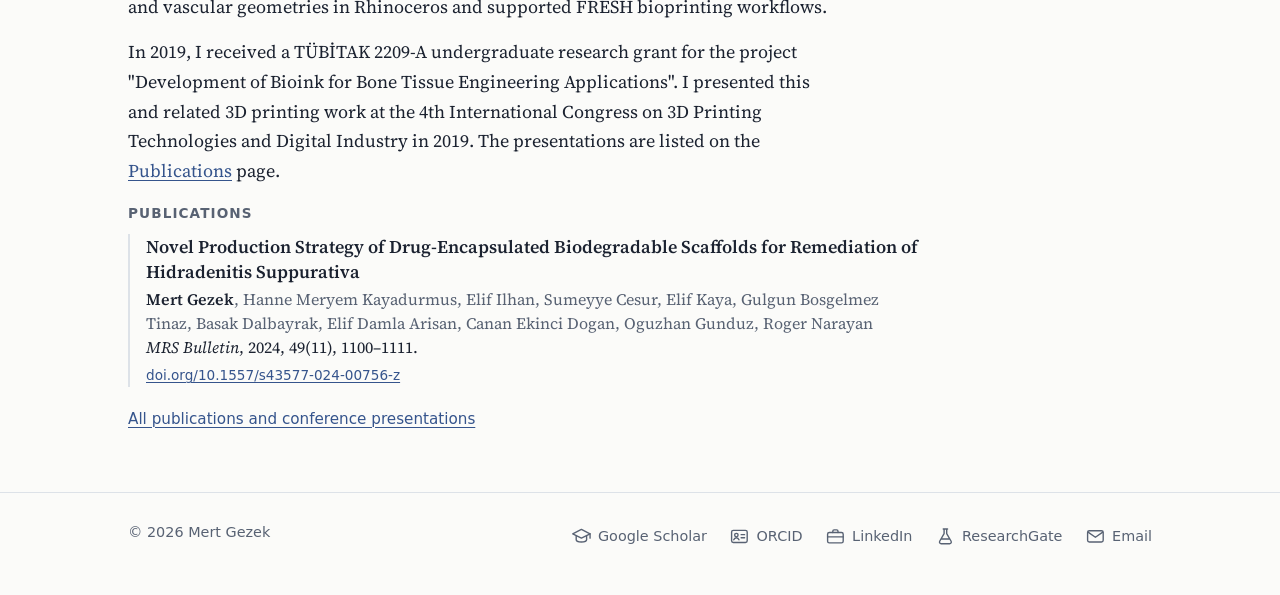
<file: research.html>
<!doctype html>
<html lang="en">
<head>
<meta charset="utf-8">
<meta name="viewport" content="width=device-width, initial-scale=1">
<title>Research | Mert Gezek</title>
<meta name="description" content="Research by Mert Gezek: 3D-printed eggshell-reinforced scaffolds for bone tissue engineering, oxygen-generating biomaterials, and hydrogel and paper-hydrogel constructs.">
<link rel="canonical" href="https://mertgezek.com/research.html">
<meta name="color-scheme" content="light dark">
<meta property="og:type" content="website">
<meta property="og:site_name" content="Mert Gezek">
<meta property="og:title" content="Research | Mert Gezek">
<meta property="og:description" content="Research by Mert Gezek: 3D-printed eggshell-reinforced scaffolds for bone tissue engineering, oxygen-generating biomaterials, and hydrogel and paper-hydrogel constructs.">
<meta property="og:url" content="https://mertgezek.com/research.html">
<meta property="og:image" content="https://mertgezek.com/assets/img/og-image.jpg">
<meta property="og:image:width" content="1200">
<meta property="og:image:height" content="630">
<meta property="og:image:alt" content="False-colored scanning electron microscope image of a tissue engineering scaffold with a swirled, crater-like structure at its center.">
<meta name="twitter:card" content="summary_large_image">
<link rel="icon" href="favicon.ico" sizes="32x32">
<link rel="icon" href="assets/img/favicon.svg" type="image/svg+xml">
<link rel="preconnect" href="https://fonts.googleapis.com">
<link rel="preconnect" href="https://fonts.gstatic.com" crossorigin>
<link rel="stylesheet" href="https://fonts.googleapis.com/css2?family=Source+Serif+4:ital,opsz,wght@0,8..60,400;0,8..60,600;1,8..60,400&display=swap">
<link rel="stylesheet" href="assets/css/style.css">
<script src="assets/js/theme.js"></script>
</head>
<body>
<a class="skip" href="#main">Skip to content</a>
<header class="site-header">
  <div class="wrap">
    <a class="brand" href="index.html">Mert Gezek</a>
    <button class="nav-toggle" type="button" data-nav-toggle aria-expanded="false" aria-controls="site-nav">
      <svg class="icon-open" viewBox="0 0 24 24" aria-hidden="true" focusable="false"><path d="M4 7h16M4 12h16M4 17h16"/></svg>
      <svg class="icon-close" viewBox="0 0 24 24" aria-hidden="true" focusable="false"><path d="M6 6l12 12M18 6L6 18"/></svg>
      <span>Menu</span>
    </button>
    <nav id="site-nav" aria-label="Main">
      <ul>
        <li><a href="index.html">Home</a></li>
        <li><a href="research.html" aria-current="page">Research</a></li>
        <li><a href="publications.html">Publications</a></li>
        <li><a href="news.html">News</a></li>
        <li><a href="activities.html">Activities</a></li>
        <li><a href="service.html">Honors &amp; Service</a></li>
        <li><a href="contact.html">Contact Me</a></li>
      </ul>
    </nav>
    <button class="theme-toggle" type="button" role="switch" aria-checked="false" aria-label="Dark mode" data-theme-toggle hidden>
      <span class="theme-knob">
        <svg class="icon-sun" viewBox="0 0 24 24" aria-hidden="true" focusable="false"><circle cx="12" cy="12" r="4"/><path d="M12 2.5v2M12 19.5v2M2.5 12h2M19.5 12h2M5.3 5.3l1.4 1.4M17.3 17.3l1.4 1.4M5.3 18.7l1.4-1.4M17.3 6.7l1.4-1.4"/></svg>
        <svg class="icon-moon" viewBox="0 0 24 24" aria-hidden="true" focusable="false"><path d="M20.5 13.2A8.5 8.5 0 1 1 10.8 3.5a6.6 6.6 0 0 0 9.7 9.7z"/></svg>
      </span>
    </button>
  </div>
</header>
<main id="main">
  <div class="page-head">
    <div class="wrap">
      <h1>Research</h1>
      <p>My research has three themes. Each theme lists the related publications.</p>
    </div>
  </div>

  <section class="section" id="composite-scaffolds" aria-labelledby="t1-heading">
    <div class="wrap theme">
      <div class="illustration">
        <svg viewBox="0 0 320 200" role="img" aria-label="Illustration of a 3D-printed lattice scaffold with embedded microparticles">
          <defs><clipPath id="il-disc"><circle cx="160" cy="100" r="72"/></clipPath></defs>
          <circle class="il-surface" cx="160" cy="100" r="72"/>
          <g clip-path="url(#il-disc)">
            <path class="il-line il-faint" stroke-width="9" d="M80 52H240M80 76H240M80 100H240M80 124H240M80 148H240"/>
            <path class="il-line" stroke-width="9" d="M100 20V180M124 20V180M148 20V180M172 20V180M196 20V180M220 20V180"/>
            <g class="il-surface il-twinkle">
              <circle cx="124" cy="64" r="2.2"/><circle cx="148" cy="112" r="2.2"/><circle cx="172" cy="88" r="2.2"/>
              <circle cx="196" cy="136" r="2.2"/><circle cx="100" cy="100" r="2.2"/><circle cx="220" cy="88" r="2.2"/>
              <circle cx="148" cy="40" r="2.2"/><circle cx="172" cy="160" r="2.2"/><circle cx="124" cy="136" r="2.2"/>
              <circle cx="196" cy="60" r="2.2"/><circle cx="172" cy="124" r="2.2"/><circle cx="148" cy="76" r="2.2"/>
            </g>
          </g>
          <circle class="il-line" stroke-width="2.5" cx="160" cy="100" r="72"/>
        </svg>
      </div>
      <div>
        <h2 id="t1-heading">3D-Printed Composite Scaffolds</h2>
        <div class="prose">
          <p>Eggshells are made mostly of calcium carbonate. I developed 3D-printed thermoplastic scaffolds reinforced with eggshell microparticles for bone tissue engineering. I evaluated the scaffold architecture, the bioactivity, and the response of osteogenic cells in vitro.</p>
        </div>
        <p class="label">Publications</p>
        <ul class="pubs" data-pubs="composite-scaffolds"><!--list--><li class="pub" id="torres-gouveia-2025-anbr"><span class="pub-title">Eggshell-Based Unconventional Biomaterials for Medical Applications</span><span class="pub-authors">Maria Eduarda Torres Gouveia, Charles Milhans, <strong>Mert Gezek</strong>, Gulden Camci-Unal</span><span class="pub-venue"><em>Advanced NanoBiomed Research</em>, 2025, 5(2), 2400120.</span><span class="pub-meta"><span class="badge">Review</span><a class="pub-doi" href="https://doi.org/10.1002/anbr.202400120" rel="noopener" target="_blank">doi.org/10.1002/anbr.202400120</a></span></li><li class="pub" id="gezek-2024-acsami"><span class="pub-title">3D Printed Eggshell Microparticle-Laden Thermoplastic Scaffolds for Bone Tissue Engineering</span><span class="pub-authors"><strong>Mert Gezek</strong>, Mine Altunbek, Maria Eduarda Torres Gouveia, Gulden Camci-Unal</span><span class="pub-venue"><em>ACS Applied Materials &amp; Interfaces</em>, 2024, 16(26), 32957–32970.</span><span class="pub-meta"><a class="pub-doi" href="https://doi.org/10.1021/acsami.4c02800" rel="noopener" target="_blank">doi.org/10.1021/acsami.4c02800</a></span></li><!--/list--></ul>
        <p class="label">Videos</p>
        <div class="videos">
          <figure class="video">
            <a class="video-load" href="https://www.youtube.com/watch?v=M0W730nAagM" data-video="M0W730nAagM" data-title="Confocal imaging of 3D printed eggshell particle loaded PCL scaffolds" rel="noopener" target="_blank">
              <svg class="play" viewBox="0 0 48 48" aria-hidden="true" focusable="false"><circle cx="24" cy="24" r="22"/><path d="M19.5 15.5v17l14-8.5z"/></svg>
              <span>Play video</span>
            </a>
            <figcaption>Confocal imaging of 3D printed eggshell particle loaded PCL scaffolds.</figcaption>
          </figure>
          <figure class="video">
            <a class="video-load" href="https://www.youtube.com/watch?v=A5D0wQv4T3w" data-video="A5D0wQv4T3w" data-title="Compression test for 3D printed eggshell particle reinforced PCL scaffolds" rel="noopener" target="_blank">
              <svg class="play" viewBox="0 0 48 48" aria-hidden="true" focusable="false"><circle cx="24" cy="24" r="22"/><path d="M19.5 15.5v17l14-8.5z"/></svg>
              <span>Play video</span>
            </a>
            <figcaption>Compression test for 3D printed eggshell particle reinforced PCL scaffolds.</figcaption>
          </figure>
        </div>
      </div>
    </div>
  </section>

  <section class="section" id="oxygen" aria-labelledby="t2-heading">
    <div class="wrap theme">
      <div class="illustration">
        <svg viewBox="0 0 320 200" role="img" aria-label="Illustration of a porous scaffold releasing oxygen bubbles">
          <rect class="il-surface" x="70" y="122" width="180" height="50" rx="8"/>
          <g class="il-fill il-faint">
            <circle cx="96" cy="147" r="6"/><circle cx="126" cy="140" r="4"/><circle cx="150" cy="155" r="5"/>
            <circle cx="182" cy="143" r="6"/><circle cx="210" cy="154" r="4"/><circle cx="232" cy="139" r="3.5"/>
            <circle cx="112" cy="161" r="3"/><circle cx="166" cy="134" r="2.5"/>
          </g>
          <rect class="il-line" stroke-width="2.5" x="70" y="122" width="180" height="50" rx="8"/>
          <g class="il-line il-rise" stroke-width="2.5">
            <circle class="il-surface" cx="150" cy="74" r="16"/><circle class="il-surface" cx="204" cy="92" r="11"/>
            <circle cx="108" cy="98" r="8"/><circle cx="228" cy="56" r="7"/><circle cx="178" cy="36" r="6"/>
            <circle cx="122" cy="44" r="5"/><circle cx="90" cy="62" r="4"/><circle cx="250" cy="98" r="4"/>
          </g>
          <text class="il-text il-rise" x="150" y="79" text-anchor="middle" font-size="13">O&#8322;</text>
          <text class="il-text il-rise" x="204" y="96" text-anchor="middle" font-size="10">O&#8322;</text>
        </svg>
      </div>
      <div>
        <h2 id="t2-heading">Oxygen-Generating Biomaterials <span class="badge badge-ongoing">Ongoing</span></h2>
        <div class="prose">
          <p>Cells inside an engineered tissue can run short of oxygen before blood vessels reach them. I work on scaffolds that generate oxygen to support cells during this period. I am developing two formats: 3D-printed scaffolds and origami-inspired paper-based scaffolds. The work combines scaffold fabrication with cell studies under hypoxic culture. Preliminary work also includes endothelial-compatibility studies with human umbilical vein endothelial cells (HUVECs). This work is ongoing and unpublished.</p>
        </div>
        <p class="label">Publications</p>
        <ul class="pubs" data-pubs="oxygen"><!--list--><li class="pub" id="augustine-2023-cej"><span class="pub-title">Oxygen-Generating Scaffolds: One Step Closer to the Clinical Translation of Tissue Engineered Products</span><span class="pub-authors">Robin Augustine, <strong>Mert Gezek</strong>, Nazli Seray Bostanci, Angelina Nguyen, Gulden Camci-Unal</span><span class="pub-venue"><em>Chemical Engineering Journal</em>, 2023, 455, 140783.</span><span class="pub-meta"><span class="badge">Review</span><a class="pub-doi" href="https://doi.org/10.1016/j.cej.2022.140783" rel="noopener" target="_blank">doi.org/10.1016/j.cej.2022.140783</a></span></li><!--/list--></ul>
      </div>
    </div>
  </section>

  <section class="section" id="hydrogels" aria-labelledby="t3-heading">
    <div class="wrap theme">
      <div class="illustration">
        <svg viewBox="0 0 320 200" role="img" aria-label="Illustration of a hydrogel disc with its water-filled polymer network next to a folded paper sheet">
          <defs><clipPath id="il-gel"><path d="M44 84v50c0 9.4 21.5 17 48 17s48-7.6 48-17V84z"/></clipPath></defs>
          <path class="il-surface" d="M44 84v50c0 9.4 21.5 17 48 17s48-7.6 48-17V84c0-9.4-21.5-17-48-17S44 74.6 44 84z"/>
          <g clip-path="url(#il-gel)">
            <path class="il-line il-faint" stroke-width="2" d="M40 112c9-7 15 7 24 0s15 7 24 0 15 7 24 0 15 7 24 0 10-3 14 0M40 131c9-7 15 7 24 0s15 7 24 0 15 7 24 0 15 7 24 0 10-3 14 0M62 96c-6 9 6 15 0 24s6 15 0 24 3 10 0 14M92 98c-6 9 6 15 0 24s6 15 0 24 3 10 0 14M122 96c-6 9 6 15 0 24s6 15 0 24 3 10 0 14"/>
            <g class="il-fill">
              <circle cx="62" cy="113" r="2.6"/><circle cx="92" cy="114" r="2.6"/><circle cx="122" cy="113" r="2.6"/>
              <circle cx="63" cy="132" r="2.6"/><circle cx="93" cy="133" r="2.6"/><circle cx="123" cy="132" r="2.6"/>
            </g>
          </g>
          <g class="il-line" stroke-width="2.5">
            <path d="M44 84v50c0 9.4 21.5 17 48 17s48-7.6 48-17V84"/>
            <ellipse class="il-soft" cx="92" cy="84" rx="48" ry="17"/>
            <path stroke-width="2" d="M62 80c7-4 17-6 28-6"/>
          </g>
          <g class="il-line il-bob" stroke-width="2.5">
            <path class="il-surface" d="M82 26c6.5 8.5 10 13.5 10 18.5a10 10 0 0 1-20 0c0-5 3.5-10 10-18.5z"/>
            <path class="il-surface" stroke-width="2" d="M118 40c3.8 5 5.8 8 5.8 10.8a5.8 5.8 0 0 1-11.6 0c0-2.8 2-5.8 5.8-10.8z"/>
          </g>
          <g class="il-line" stroke-width="2.5">
            <path class="il-surface" d="M186 70L211 52L211 132L186 150Z"/>
            <path class="il-soft" d="M211 52L236 70L236 150L211 132Z"/>
            <path class="il-surface" d="M236 70L261 52L261 132L236 150Z"/>
            <path class="il-soft" d="M261 52L286 70L286 150L261 132Z"/>
          </g>
        </svg>
      </div>
      <div>
        <h2 id="t3-heading">Hydrogels &amp; Paper-Hydrogel Constructs</h2>
        <div class="prose">
          <p>I contributed to two published hydrogel studies. The first developed photocrosslinkable hydrogels from human-derived gelatin for tissue engineering. The second developed a sprayable hydrogel-based wound dressing and tested it in an in vitro model.</p>
          <p><span class="badge badge-ongoing">Ongoing</span> I also work on origami-inspired paper-hydrogel scaffolds. The aim is a foldable scaffold architecture that combines paper with hydrogel. These scaffolds are also part of my oxygen-generating work. This work is ongoing and unpublished.</p>
        </div>
        <p class="label">Publications</p>
        <ul class="pubs" data-pubs="hydrogels"><!--list--><li class="pub" id="altunbek-2024-gels"><span class="pub-title">Development of a Sprayable Hydrogel-Based Wound Dressing: An In Vitro Model</span><span class="pub-authors">Mine Altunbek, <strong>Mert Gezek</strong>, Maria Eduarda Torres Gouveia, Gulden Camci-Unal</span><span class="pub-venue"><em>Gels</em>, 2024, 10(3), 176.</span><span class="pub-meta"><a class="pub-doi" href="https://doi.org/10.3390/gels10030176" rel="noopener" target="_blank">doi.org/10.3390/gels10030176</a></span></li><li class="pub" id="altunbek-2024-biomac"><span class="pub-title">Development of Human-Derived Photocrosslinkable Gelatin Hydrogels for Tissue Engineering</span><span class="pub-authors">Mine Altunbek, <strong>Mert Gezek</strong>, Paige Buck, Gulden Camci-Unal</span><span class="pub-venue"><em>Biomacromolecules</em>, 2024, 25(1), 165–176.</span><span class="pub-meta"><a class="pub-doi" href="https://doi.org/10.1021/acs.biomac.3c00894" rel="noopener" target="_blank">doi.org/10.1021/acs.biomac.3c00894</a></span></li><!--/list--></ul>
      </div>
    </div>
  </section>

  <section class="section" id="other-projects" aria-labelledby="other-heading">
    <div class="wrap">
      <h2 id="other-heading">Other Projects</h2>
      <div class="prose">
        <h3>Paper-based diagnostic platforms</h3>
        <p>I designed and evaluated paper-based lateral-flow and vertical-flow assay platforms as part of collaborative projects in the lab.</p>
      </div>
    </div>
  </section>

  <section class="section" id="earlier-work" aria-labelledby="earlier-heading">
    <div class="wrap">
      <h2 id="earlier-heading">Earlier Work</h2>
      <p class="label">Undergraduate research (B.S., Yıldız Technical University; project at Marmara University, NBUAM)</p>
      <div class="prose">
        <p>As an undergraduate student researcher at the Center for Nanotechnology &amp; Biomaterials Applications and Research (NBUAM) at Marmara University, I developed drug-encapsulated biodegradable scaffolds for the treatment of hidradenitis suppurativa. The work was published in MRS Bulletin in 2024, with me as first author. It received a Best Paper Award at the Academy of Romanian Scientists International Scientific Conference in 2021.</p>
        <p>In 2018, I was an intern in the Bioprinting Lab of the Nanotechnology Research and Application Center (SUNUM) at Sabancı University. I designed bifurcated soft-tissue and vascular geometries in Rhinoceros and supported FRESH bioprinting workflows.</p>
        <p>In 2019, I received a TÜBİTAK 2209-A undergraduate research grant for the project "Development of Bioink for Bone Tissue Engineering Applications". I presented this and related 3D printing work at the 4th International Congress on 3D Printing Technologies and Digital Industry in 2019. The presentations are listed on the <a href="publications.html#presentations">Publications</a> page.</p>
      </div>
      <p class="label">Publications</p>
      <ul class="pubs" data-pubs="earlier-work"><!--list--><li class="pub" id="gezek-2024-mrsb"><span class="pub-title">Novel Production Strategy of Drug-Encapsulated Biodegradable Scaffolds for Remediation of Hidradenitis Suppurativa</span><span class="pub-authors"><strong>Mert Gezek</strong>, Hanne Meryem Kayadurmus, Elif Ilhan, Sumeyye Cesur, Elif Kaya, Gulgun Bosgelmez Tinaz, Basak Dalbayrak, Elif Damla Arisan, Canan Ekinci Dogan, Oguzhan Gunduz, Roger Narayan</span><span class="pub-venue"><em>MRS Bulletin</em>, 2024, 49(11), 1100–1111.</span><span class="pub-meta"><a class="pub-doi" href="https://doi.org/10.1557/s43577-024-00756-z" rel="noopener" target="_blank">doi.org/10.1557/s43577-024-00756-z</a></span></li><!--/list--></ul>
      <p class="more"><a href="publications.html">All publications and conference presentations</a></p>
    </div>
  </section>
</main>
<footer class="site-footer">
  <div class="wrap">
    <p>&copy; 2026 Mert Gezek</p>
    <ul class="footer-links">
      <li><a href="https://scholar.google.com/citations?user=N5mrTisAAAAJ&hl=en" rel="me noopener" target="_blank"><svg class="icon" viewBox="0 0 24 24" aria-hidden="true" focusable="false"><path d="M2 9l10-5 10 5-10 5z"/><path d="M6 11.5V16c0 1.2 2.7 2.5 6 2.5s6-1.3 6-2.5v-4.5"/><path d="M22 9v5"/></svg><span>Google Scholar</span></a></li>
      <li><a href="https://orcid.org/0000-0003-3191-6735" rel="me noopener" target="_blank"><svg class="icon" viewBox="0 0 24 24" aria-hidden="true" focusable="false"><rect x="3" y="5" width="18" height="14" rx="2"/><circle cx="8.5" cy="10.5" r="2"/><path d="M5.5 16c.6-1.6 1.7-2.4 3-2.4s2.4.8 3 2.4M14 10h4M14 13.5h4"/></svg><span>ORCID</span></a></li>
      <li><a href="https://www.linkedin.com/in/mertgezek/" rel="me noopener" target="_blank"><svg class="icon" viewBox="0 0 24 24" aria-hidden="true" focusable="false"><rect x="3" y="7.5" width="18" height="12" rx="2"/><path d="M9 7.5V6a1.5 1.5 0 0 1 1.5-1.5h3A1.5 1.5 0 0 1 15 6v1.5M3 12.5h18"/></svg><span>LinkedIn</span></a></li>
      <li><a href="https://www.researchgate.net/profile/Mert-Gezek" rel="me noopener" target="_blank"><svg class="icon" viewBox="0 0 24 24" aria-hidden="true" focusable="false"><path d="M9.5 3.5h5M10.5 3.5v5.2L5.4 17.6A2 2 0 0 0 7.1 20.5h9.8a2 2 0 0 0 1.7-2.9L13.5 8.7V3.5M8 15h8"/></svg><span>ResearchGate</span></a></li>
      <li><a href="contact.html" data-email="link" data-user="mertgezek3" data-domain="gmail.com"><svg class="icon" viewBox="0 0 24 24" aria-hidden="true" focusable="false"><rect x="3" y="5.5" width="18" height="13" rx="2"/><path d="M3.5 7l8.5 6 8.5-6"/></svg><span>Email</span></a></li>
    </ul>
  </div>
</footer>
<script src="data/publications.js"></script>
<script src="data/news.js"></script>
<script src="assets/js/render.js"></script>
</body>
</html>
</file>
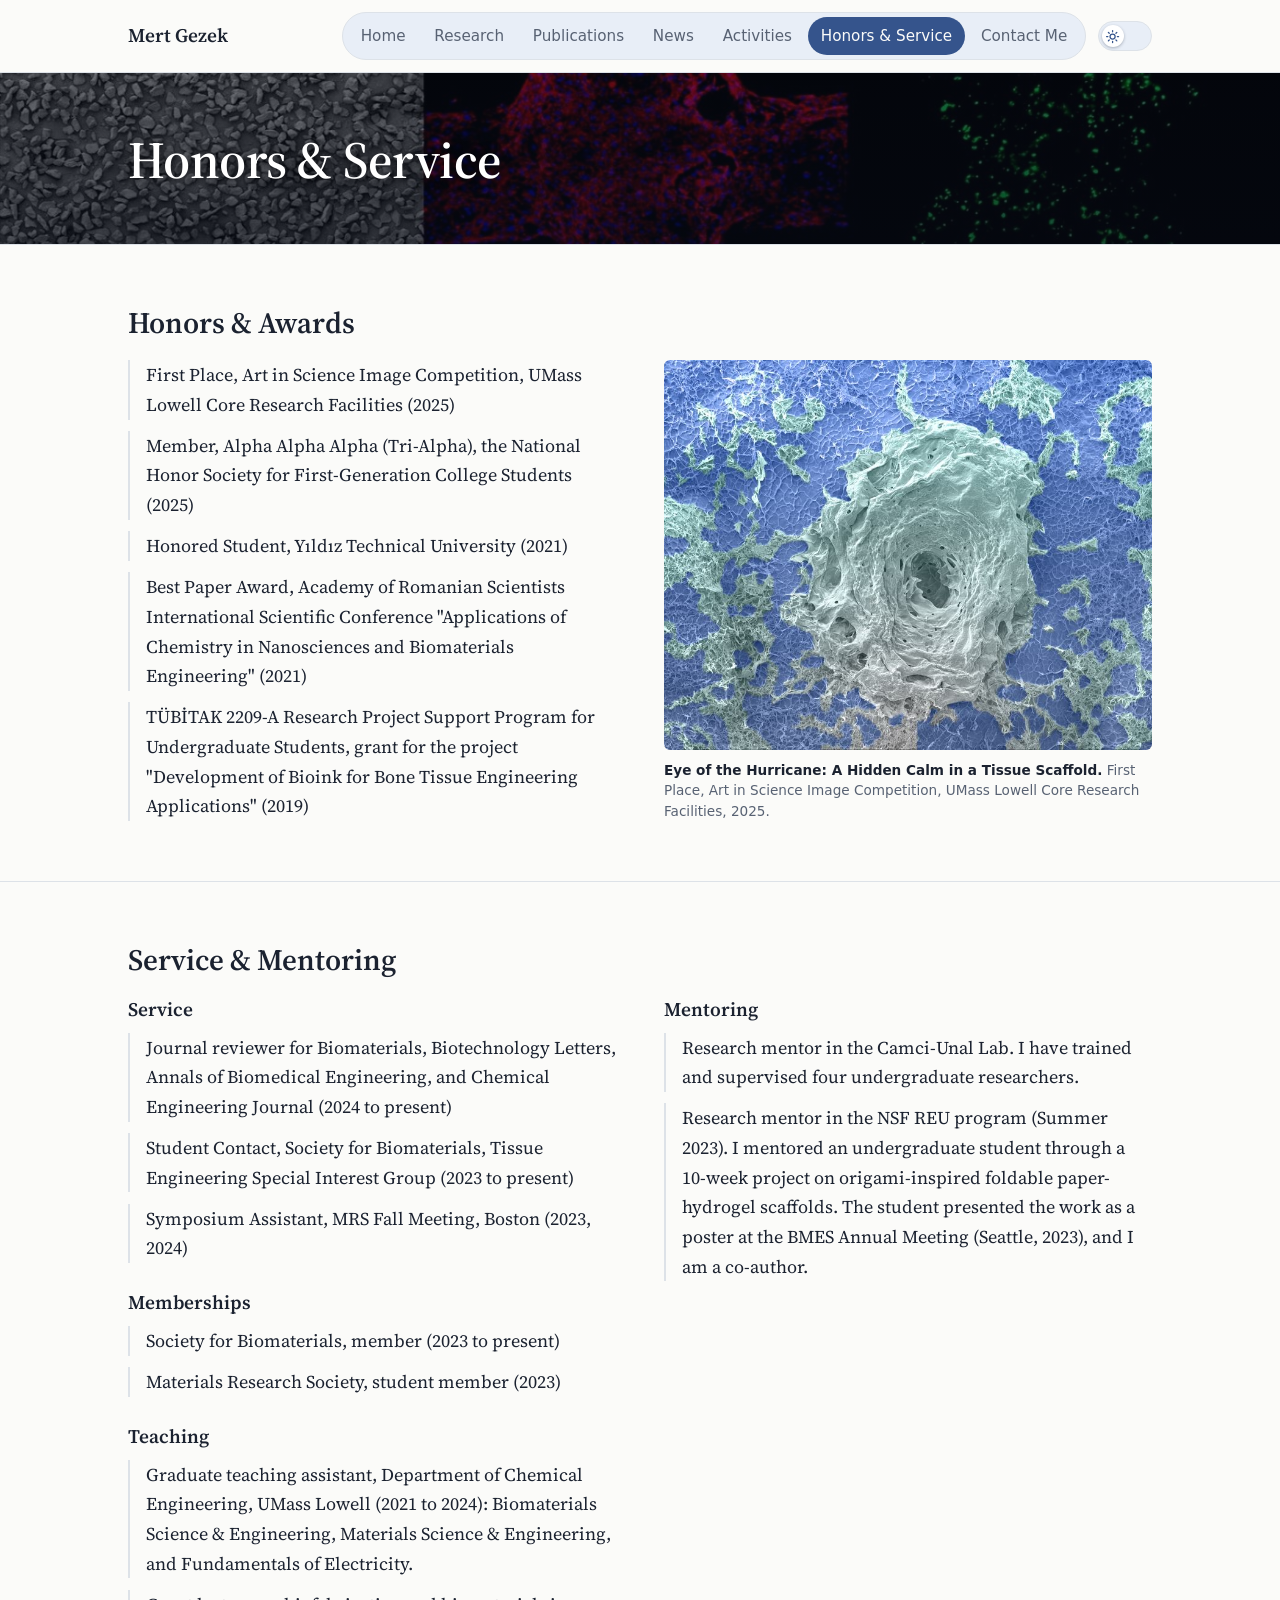
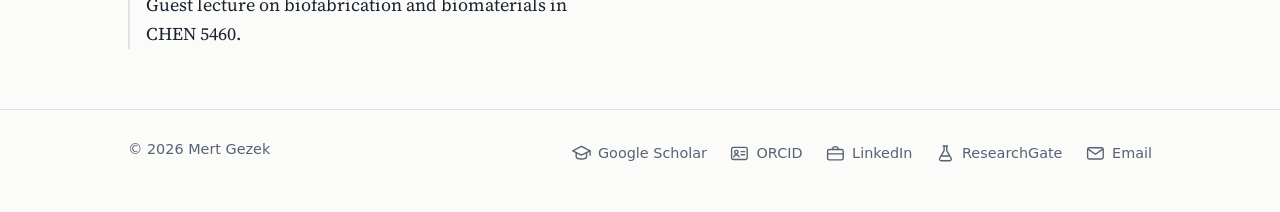
<file: service.html>
<!doctype html>
<html lang="en">
<head>
<meta charset="utf-8">
<meta name="viewport" content="width=device-width, initial-scale=1">
<title>Honors &amp; Service | Mert Gezek</title>
<meta name="description" content="Honors, professional service, memberships, mentoring, and teaching of Mert Gezek.">
<link rel="canonical" href="https://mertgezek.com/service.html">
<meta name="color-scheme" content="light dark">
<meta property="og:type" content="website">
<meta property="og:site_name" content="Mert Gezek">
<meta property="og:title" content="Honors &amp; Service | Mert Gezek">
<meta property="og:description" content="Honors, professional service, memberships, mentoring, and teaching of Mert Gezek.">
<meta property="og:url" content="https://mertgezek.com/service.html">
<meta property="og:image" content="https://mertgezek.com/assets/img/og-image.jpg">
<meta property="og:image:width" content="1200">
<meta property="og:image:height" content="630">
<meta property="og:image:alt" content="False-colored scanning electron microscope image of a tissue engineering scaffold with a swirled, crater-like structure at its center.">
<meta name="twitter:card" content="summary_large_image">
<link rel="icon" href="favicon.ico" sizes="32x32">
<link rel="icon" href="assets/img/favicon.svg" type="image/svg+xml">
<link rel="preconnect" href="https://fonts.googleapis.com">
<link rel="preconnect" href="https://fonts.gstatic.com" crossorigin>
<link rel="stylesheet" href="https://fonts.googleapis.com/css2?family=Source+Serif+4:ital,opsz,wght@0,8..60,400;0,8..60,600;1,8..60,400&display=swap">
<link rel="stylesheet" href="assets/css/style.css">
<script src="assets/js/theme.js"></script>
</head>
<body>
<a class="skip" href="#main">Skip to content</a>
<header class="site-header">
  <div class="wrap">
    <a class="brand" href="index.html">Mert Gezek</a>
    <button class="nav-toggle" type="button" data-nav-toggle aria-expanded="false" aria-controls="site-nav">
      <svg class="icon-open" viewBox="0 0 24 24" aria-hidden="true" focusable="false"><path d="M4 7h16M4 12h16M4 17h16"/></svg>
      <svg class="icon-close" viewBox="0 0 24 24" aria-hidden="true" focusable="false"><path d="M6 6l12 12M18 6L6 18"/></svg>
      <span>Menu</span>
    </button>
    <nav id="site-nav" aria-label="Main">
      <ul>
        <li><a href="index.html">Home</a></li>
        <li><a href="research.html">Research</a></li>
        <li><a href="publications.html">Publications</a></li>
        <li><a href="news.html">News</a></li>
        <li><a href="activities.html">Activities</a></li>
        <li><a href="service.html" aria-current="page">Honors &amp; Service</a></li>
        <li><a href="contact.html">Contact Me</a></li>
      </ul>
    </nav>
    <button class="theme-toggle" type="button" role="switch" aria-checked="false" aria-label="Dark mode" data-theme-toggle hidden>
      <span class="theme-knob">
        <svg class="icon-sun" viewBox="0 0 24 24" aria-hidden="true" focusable="false"><circle cx="12" cy="12" r="4"/><path d="M12 2.5v2M12 19.5v2M2.5 12h2M19.5 12h2M5.3 5.3l1.4 1.4M17.3 17.3l1.4 1.4M5.3 18.7l1.4-1.4M17.3 6.7l1.4-1.4"/></svg>
        <svg class="icon-moon" viewBox="0 0 24 24" aria-hidden="true" focusable="false"><path d="M20.5 13.2A8.5 8.5 0 1 1 10.8 3.5a6.6 6.6 0 0 0 9.7 9.7z"/></svg>
      </span>
    </button>
  </div>
</header>
<main id="main">
  <div class="page-head">
    <div class="wrap">
      <h1>Honors &amp; Service</h1>
    </div>
  </div>

  <section class="section" aria-labelledby="honors-heading">
    <div class="wrap">
      <h2 id="honors-heading">Honors &amp; Awards</h2>
      <div class="columns">
        <ul class="simple-list">
          <li>First Place, Art in Science Image Competition, UMass Lowell Core Research Facilities (2025)</li>
          <li>Member, Alpha Alpha Alpha (Tri-Alpha), the National Honor Society for First-Generation College Students (2025)</li>
          <li>Honored Student, Yıldız Technical University (2021)</li>
          <li>Best Paper Award, Academy of Romanian Scientists International Scientific Conference "Applications of Chemistry in Nanosciences and Biomaterials Engineering" (2021)</li>
          <li>TÜBİTAK 2209-A Research Project Support Program for Undergraduate Students, grant for the project "Development of Bioink for Bone Tissue Engineering Applications" (2019)</li>
        </ul>
        <figure class="honor-figure">
          <img src="assets/img/eye-of-the-hurricane-800.jpg"
               srcset="assets/img/eye-of-the-hurricane-800.jpg 800w, assets/img/eye-of-the-hurricane.jpg 1280w"
               sizes="(min-width: 46rem) 30rem, 100vw"
               width="1280" height="1024" loading="lazy"
               alt="False-colored scanning electron microscope image of a tissue engineering scaffold. A pale green, swirled, crater-like structure sits in the center of a blue porous surface.">
          <figcaption><strong>Eye of the Hurricane: A Hidden Calm in a Tissue Scaffold.</strong> First Place, Art in Science Image Competition, UMass Lowell Core Research Facilities, 2025.</figcaption>
        </figure>
      </div>
    </div>
  </section>

  <section class="section" aria-labelledby="service-heading">
    <div class="wrap">
      <h2 id="service-heading">Service &amp; Mentoring</h2>
      <div class="columns">
        <div>
          <div class="group">
            <h3>Service</h3>
            <ul class="simple-list">
              <li>Journal reviewer for Biomaterials, Biotechnology Letters, Annals of Biomedical Engineering, and Chemical Engineering Journal (2024 to present)</li>
              <li>Student Contact, Society for Biomaterials, Tissue Engineering Special Interest Group (2023 to present)</li>
              <li>Symposium Assistant, MRS Fall Meeting, Boston (2023, 2024)</li>
            </ul>
          </div>
          <div class="group">
            <h3>Memberships</h3>
            <ul class="simple-list">
              <li>Society for Biomaterials, member (2023 to present)</li>
              <li>Materials Research Society, student member (2023)</li>
            </ul>
          </div>
          <div class="group">
            <h3>Teaching</h3>
            <ul class="simple-list">
              <li>Graduate teaching assistant, Department of Chemical Engineering, UMass Lowell (2021 to 2024): Biomaterials Science &amp; Engineering, Materials Science &amp; Engineering, and Fundamentals of Electricity.</li>
              <li>Guest lecture on biofabrication and biomaterials in CHEN 5460.</li>
            </ul>
          </div>
        </div>
        <div class="group">
          <h3>Mentoring</h3>
          <ul class="simple-list">
            <li>Research mentor in the Camci-Unal Lab. I have trained and supervised four undergraduate researchers.</li>
            <li>Research mentor in the NSF REU program (Summer 2023). I mentored an undergraduate student through a 10-week project on origami-inspired foldable paper-hydrogel scaffolds. The student presented the work as a poster at the BMES Annual Meeting (Seattle, 2023), and I am a co-author.</li>
          </ul>
        </div>
      </div>
    </div>
  </section>
</main>
<footer class="site-footer">
  <div class="wrap">
    <p>&copy; 2026 Mert Gezek</p>
    <ul class="footer-links">
      <li><a href="https://scholar.google.com/citations?user=N5mrTisAAAAJ&hl=en" rel="me noopener" target="_blank"><svg class="icon" viewBox="0 0 24 24" aria-hidden="true" focusable="false"><path d="M2 9l10-5 10 5-10 5z"/><path d="M6 11.5V16c0 1.2 2.7 2.5 6 2.5s6-1.3 6-2.5v-4.5"/><path d="M22 9v5"/></svg><span>Google Scholar</span></a></li>
      <li><a href="https://orcid.org/0000-0003-3191-6735" rel="me noopener" target="_blank"><svg class="icon" viewBox="0 0 24 24" aria-hidden="true" focusable="false"><rect x="3" y="5" width="18" height="14" rx="2"/><circle cx="8.5" cy="10.5" r="2"/><path d="M5.5 16c.6-1.6 1.7-2.4 3-2.4s2.4.8 3 2.4M14 10h4M14 13.5h4"/></svg><span>ORCID</span></a></li>
      <li><a href="https://www.linkedin.com/in/mertgezek/" rel="me noopener" target="_blank"><svg class="icon" viewBox="0 0 24 24" aria-hidden="true" focusable="false"><rect x="3" y="7.5" width="18" height="12" rx="2"/><path d="M9 7.5V6a1.5 1.5 0 0 1 1.5-1.5h3A1.5 1.5 0 0 1 15 6v1.5M3 12.5h18"/></svg><span>LinkedIn</span></a></li>
      <li><a href="https://www.researchgate.net/profile/Mert-Gezek" rel="me noopener" target="_blank"><svg class="icon" viewBox="0 0 24 24" aria-hidden="true" focusable="false"><path d="M9.5 3.5h5M10.5 3.5v5.2L5.4 17.6A2 2 0 0 0 7.1 20.5h9.8a2 2 0 0 0 1.7-2.9L13.5 8.7V3.5M8 15h8"/></svg><span>ResearchGate</span></a></li>
      <li><a href="contact.html" data-email="link" data-user="mertgezek3" data-domain="gmail.com"><svg class="icon" viewBox="0 0 24 24" aria-hidden="true" focusable="false"><rect x="3" y="5.5" width="18" height="13" rx="2"/><path d="M3.5 7l8.5 6 8.5-6"/></svg><span>Email</span></a></li>
    </ul>
  </div>
</footer>
<script src="data/publications.js"></script>
<script src="data/news.js"></script>
<script src="assets/js/render.js"></script>
</body>
</html>
</file>
<file: assets/css/style.css>
/* mertgezek.com */

:root {
  --bg: #fbfbf9;
  --surface: #ffffff;
  --text: #1b2230;
  --muted: #586273;
  --line: #dde2e8;
  --accent: #35548c;
  --accent-soft: #e8eef7;
  --serif: "Source Serif 4", Georgia, "Times New Roman", serif;
  --sans: system-ui, -apple-system, "Segoe UI", Roboto, "Helvetica Neue", Arial, sans-serif;
  --wrap: 68rem;
  --gutter: 1.25rem;
}

/* Dark colors. Without a choice by the visitor the site follows the device
   setting; the button in the header sets data-theme on <html> (theme.js). */
@media (prefers-color-scheme: dark) {
  :root:not([data-theme="light"]) {
    --bg: #10141b;
    --surface: #161b24;
    --text: #e7eaf0;
    --muted: #a3adbd;
    --line: #2a3342;
    --accent: #a9c4ef;
    --accent-soft: #1c2637;
  }
}

:root[data-theme="dark"] {
  --bg: #10141b;
  --surface: #161b24;
  --text: #e7eaf0;
  --muted: #a3adbd;
  --line: #2a3342;
  --accent: #a9c4ef;
  --accent-soft: #1c2637;
  color-scheme: dark;
}

:root[data-theme="light"] {
  color-scheme: light;
}

*,
*::before,
*::after {
  box-sizing: border-box;
}

html {
  -webkit-text-size-adjust: 100%;
  text-size-adjust: 100%;
  scroll-behavior: smooth;
}

@media (prefers-reduced-motion: reduce) {
  html {
    scroll-behavior: auto;
  }
}

body {
  margin: 0;
  background: var(--bg);
  color: var(--text);
  font-family: var(--serif);
  font-size: 1.0625rem;
  line-height: 1.65;
  overflow-wrap: break-word;
}

[hidden] {
  display: none !important;
}

img,
svg {
  max-width: 100%;
  height: auto;
  display: block;
}

a {
  color: var(--accent);
  text-decoration-thickness: 1px;
  text-underline-offset: 0.18em;
}

a:hover {
  text-decoration-thickness: 2px;
}

a:focus-visible,
button:focus-visible {
  outline: 2px solid var(--accent);
  outline-offset: 3px;
  border-radius: 2px;
}

h1,
h2,
h3 {
  font-family: var(--serif);
  font-weight: 600;
  line-height: 1.2;
  margin: 0;
}

h1 {
  font-size: clamp(2.25rem, 7vw, 3.25rem);
  letter-spacing: -0.01em;
}

h2 {
  font-size: clamp(1.5rem, 4vw, 1.85rem);
}

h3 {
  font-size: 1.2rem;
}

p {
  margin: 0 0 1rem;
}

ul {
  margin: 0;
  padding: 0;
  list-style: none;
}

.wrap {
  width: 100%;
  max-width: var(--wrap);
  margin: 0 auto;
  padding: 0 var(--gutter);
}

.skip {
  position: absolute;
  left: -999px;
  top: 0;
  background: var(--accent);
  color: var(--bg);
  padding: 0.5rem 0.9rem;
  font-family: var(--sans);
  font-size: 0.9rem;
  z-index: 10;
}

.skip:focus {
  left: 0;
}

/* Header */

.site-header {
  border-bottom: 1px solid var(--line);
}

.site-header .wrap {
  display: flex;
  flex-wrap: wrap;
  align-items: center;
  justify-content: space-between;
  gap: 0.25rem 0.75rem;
  padding-top: 0.75rem;
  padding-bottom: 0.75rem;
}

.brand {
  margin-right: auto;
  font-family: var(--serif);
  font-weight: 600;
  font-size: 1.2rem;
  color: var(--text);
  text-decoration: none;
}

/* Menu: every link is a pill; the page that is open is filled with the accent
   color. From 60rem up the pills sit in one rounded frame (see the media query
   near the end); on phones the frame holds the list behind the Menu button. */
.site-header nav ul {
  display: flex;
  flex-wrap: wrap;
  gap: 0.2rem;
}

.site-header nav a {
  display: inline-block;
  padding: 0.38rem 0.8rem;
  border-radius: 999px;
  font-family: var(--sans);
  font-size: 0.95rem;
  font-weight: 500;
  color: var(--muted);
  text-decoration: none;
}

.site-header nav a:hover {
  background: var(--accent-soft);
  color: var(--accent);
}

.site-header nav a[aria-current="page"],
.site-header nav a[aria-current="page"]:hover {
  background: var(--accent);
  color: var(--bg);
}

/* Tighter pills on medium screens, so that the seven links stay on one line. */
@media (min-width: 46rem) and (max-width: 59.99rem) {
  .site-header nav ul {
    gap: 0.1rem;
  }

  .site-header nav a {
    padding: 0.38rem 0.5rem;
  }
}

@media (min-width: 60rem) and (max-width: 67.99rem) {
  .site-header nav a {
    padding: 0.38rem 0.58rem;
  }
}

/* On narrow screens the name and the mode button share the first row and the
   navigation takes the second. */
.site-header nav {
  order: 3;
  flex-basis: 100%;
}

/* Menu button, phones only. theme.js puts "has-js" on <html>; without the
   script the button never shows and the links stay visible as before. */
.nav-toggle {
  display: none;
  order: 2;
  align-self: center;
  align-items: center;
  gap: 0.4rem;
  height: 1.9rem;
  padding: 0 0.7rem 0 0.55rem;
  border: 1px solid var(--line);
  border-radius: 999px;
  background: var(--surface);
  color: var(--text);
  font-family: var(--sans);
  font-size: 0.85rem;
  font-weight: 600;
  cursor: pointer;
}

.nav-toggle:hover {
  border-color: var(--muted);
}

.nav-toggle svg {
  width: 1.05rem;
  height: 1.05rem;
  fill: none;
  stroke: currentColor;
  stroke-width: 2;
  stroke-linecap: round;
}

.nav-toggle .icon-close,
.nav-toggle[aria-expanded="true"] .icon-open {
  display: none;
}

.nav-toggle[aria-expanded="true"] .icon-close {
  display: block;
}

@media (max-width: 45.99rem) {
  .has-js .nav-toggle {
    display: inline-flex;
  }

  .has-js .theme-toggle {
    order: 1;
  }

  .has-js .site-header nav {
    display: none;
  }

  .has-js .site-header.nav-open nav {
    display: block;
    padding-top: 0.7rem;
  }

  .has-js .site-header nav ul {
    flex-direction: column;
    flex-wrap: nowrap;
    gap: 0.15rem;
    padding: 0.3rem;
    background: var(--accent-soft);
    border: 1px solid var(--line);
    border-radius: 14px;
  }

  .has-js .site-header nav a {
    display: block;
    padding: 0.62rem 0.85rem;
    font-size: 1rem;
    border-radius: 10px;
  }

  .has-js .site-header nav a:hover {
    background: var(--surface);
  }

  .has-js .site-header nav a[aria-current="page"],
  .has-js .site-header nav a[aria-current="page"]:hover {
    background: var(--accent);
    font-weight: 600;
  }
}

/* Mode switch: a small sliding switch. Knob on the left with a sun in light
   mode, on the right with a moon in dark mode. */
.theme-toggle {
  order: 2;
  align-self: center;
  flex: none;
  display: block;
  width: 3.4rem;
  height: 1.9rem;
  padding: 0.2rem;
  border: 1px solid var(--line);
  border-radius: 999px;
  background: var(--accent-soft);
  cursor: pointer;
}

.theme-toggle:hover {
  border-color: var(--muted);
}

.theme-knob {
  display: flex;
  align-items: center;
  justify-content: center;
  width: 1.4rem;
  height: 1.4rem;
  border-radius: 50%;
  background: #ffffff;
  color: var(--accent);
  box-shadow: 0 1px 3px rgba(20, 30, 50, 0.3);
  transition: transform 0.22s ease;
}

.theme-knob svg {
  width: 0.95rem;
  height: 0.95rem;
  fill: none;
  stroke: currentColor;
  stroke-width: 2;
  stroke-linecap: round;
  stroke-linejoin: round;
}

.theme-knob .icon-moon,
:root[data-theme="dark"] .theme-knob .icon-sun {
  display: none;
}

:root[data-theme="dark"] .theme-knob .icon-moon {
  display: block;
}

:root[data-theme="dark"] .theme-knob {
  transform: translateX(calc(1.6rem - 2px));
  background: var(--accent);
  color: var(--bg);
}

@media (prefers-reduced-motion: reduce) {
  .theme-knob {
    transition: none;
  }
}

/* Sections */

main {
  display: block;
}

.section {
  padding: 2.75rem 0;
  border-top: 1px solid var(--line);
}

.section:first-child {
  border-top: 0;
}

.section > .wrap > h2 {
  margin-bottom: 1.25rem;
}

.lede {
  max-width: 44rem;
}

.prose {
  max-width: 44rem;
}

.more {
  margin: 1.25rem 0 0;
  font-family: var(--sans);
  font-size: 0.95rem;
}

.label {
  font-family: var(--sans);
  font-size: 0.85rem;
  font-weight: 600;
  letter-spacing: 0.08em;
  text-transform: uppercase;
  color: var(--muted);
  margin: 0 0 0.6rem;
}

/* Banner at the top of Home: one picture on a black band */

/* Hero */

.hero {
  padding: 2.5rem 0 3rem;
}

/* Phones and tablets: name and title first, then the photo, then the welcome
   text and the links. From 60rem: text on the left, photo on the right. */
.hero .wrap {
  display: flex;
  flex-direction: column;
}

.hero-text {
  display: contents;
}

.hero-welcome,
.hero .profile-links {
  order: 2;
}

.hero-title {
  font-family: var(--sans);
  font-size: 1.05rem;
  font-weight: 600;
  color: var(--accent);
  margin: 0.6rem 0 0.35rem;
}

.hero-affiliation {
  font-family: var(--sans);
  font-size: 0.95rem;
  color: var(--muted);
  margin: 0 0 1.25rem;
}

.hero-welcome {
  margin: 0 0 1.4rem;
  max-width: 36rem;
}

.hero-welcome p {
  line-height: 1.6;
  margin: 0 0 0.8rem;
}

.hero-portrait {
  order: 1;
  width: 9.5rem;
}

.hero .hero-portrait {
  margin-bottom: 1.5rem;
}

.honor-figure {
  margin: 0;
}

.honor-figure img {
  width: 100%;
  border-radius: 6px;
}

.profile-links {
  display: flex;
  flex-wrap: wrap;
  gap: 0.5rem 0.6rem;
  font-family: var(--sans);
  font-size: 0.9rem;
}

.profile-links a {
  display: inline-block;
  padding: 0.4rem 0.8rem;
  border: 1px solid var(--line);
  border-radius: 999px;
  color: var(--text);
  text-decoration: none;
  background: var(--surface);
}

.profile-links a:hover {
  border-color: var(--accent);
  color: var(--accent);
}

.hero-figure {
  margin: 0;
}

.hero-figure img {
  width: 100%;
  border-radius: 6px;
  background: var(--accent-soft);
}

figcaption {
  font-family: var(--sans);
  font-size: 0.85rem;
  line-height: 1.5;
  color: var(--muted);
  margin-top: 0.6rem;
}

figcaption strong {
  color: var(--text);
  font-weight: 600;
}

/* Cards */

.cards {
  display: grid;
  gap: 1.25rem;
  margin-top: 1.75rem;
}

.card {
  border: 1px solid var(--line);
  border-radius: 8px;
  background: var(--surface);
  overflow: hidden;
  display: flex;
  flex-direction: column;
}

.card .illustration {
  border-bottom: 1px solid var(--line);
}

.card-body {
  padding: 1.1rem 1.2rem 1.25rem;
  display: flex;
  flex-direction: column;
  gap: 0.5rem;
  flex: 1;
}

.card-body p {
  margin: 0;
  color: var(--muted);
  font-size: 1rem;
  line-height: 1.55;
}

.card-body h3 a {
  color: var(--text);
  text-decoration: none;
}

.card-body h3 a:hover {
  color: var(--accent);
  text-decoration: underline;
}

/* Illustrations */

.illustration {
  color: var(--accent);
  background: var(--accent-soft);
}

.illustration svg {
  width: 100%;
}

.il-soft {
  fill: var(--accent-soft);
}

.il-surface {
  fill: var(--surface);
}

.il-fill {
  fill: currentColor;
}

.il-line {
  fill: none;
  stroke: currentColor;
  stroke-linecap: round;
  stroke-linejoin: round;
}

.il-faint {
  opacity: 0.45;
}

.il-text {
  fill: currentColor;
  font-family: var(--sans);
  font-weight: 600;
}

/* Publications */

.pubs {
  display: grid;
  gap: 1.35rem;
  max-width: 50rem;
}

.pub {
  padding-left: 1rem;
  border-left: 2px solid var(--line);
}

.pub-title {
  display: block;
  font-weight: 600;
  line-height: 1.4;
}

.pub-authors,
.pub-venue {
  display: block;
  font-size: 1rem;
  line-height: 1.5;
}

.pub-authors {
  color: var(--muted);
  margin-top: 0.2rem;
}

.pub-authors strong {
  color: var(--text);
  font-weight: 600;
}

.pub-meta {
  display: flex;
  flex-wrap: wrap;
  align-items: center;
  gap: 0.35rem 0.75rem;
  margin-top: 0.3rem;
  font-family: var(--sans);
  font-size: 0.85rem;
}

.badge {
  display: inline-block;
  padding: 0.05rem 0.5rem;
  border: 1px solid var(--accent);
  border-radius: 999px;
  color: var(--accent);
  font-size: 0.75rem;
  font-weight: 600;
  letter-spacing: 0.04em;
  text-transform: uppercase;
}

/* Marks unpublished work on the Research page */
.badge-ongoing {
  margin-right: 0.35rem;
  border-color: transparent;
  background: var(--accent-soft);
  font-family: var(--sans);
  line-height: 1.5;
  vertical-align: 0.12em;
}

h2 .badge-ongoing {
  margin: 0 0 0 0.5rem;
  vertical-align: 0.35em;
}

.plain-list {
  display: grid;
  gap: 0.9rem;
  max-width: 50rem;
}

.plain-list li {
  padding-left: 1rem;
  border-left: 2px solid var(--line);
}

.plain-list .note {
  display: block;
  font-family: var(--sans);
  font-size: 0.85rem;
  color: var(--muted);
  margin-top: 0.15rem;
}

/* News */

.news {
  display: grid;
  gap: 1.1rem;
  max-width: 50rem;
}

.news-item {
  display: grid;
  gap: 0.1rem;
}

.news-item time {
  font-family: var(--sans);
  font-size: 0.85rem;
  font-weight: 600;
  letter-spacing: 0.04em;
  text-transform: uppercase;
  color: var(--muted);
}

.news-item p {
  margin: 0;
}

.news-source {
  font-family: var(--sans);
  font-size: 0.85rem;
  white-space: nowrap;
}

/* Two columns */

.columns {
  display: grid;
  gap: 2.25rem;
}

.columns h3 {
  margin-bottom: 0.75rem;
}

.simple-list {
  display: grid;
  gap: 0.7rem;
}

.simple-list li {
  padding-left: 1rem;
  border-left: 2px solid var(--line);
}

.group + .group {
  margin-top: 1.75rem;
}

.group > h3 {
  margin-bottom: 0.75rem;
}

/* Education on the home page */

.edu {
  display: grid;
  gap: 1.25rem 3rem;
  align-items: start;
}

.edu li {
  padding-left: 1rem;
  border-left: 2px solid var(--line);
}

.edu span {
  display: block;
}

.edu-degree {
  font-weight: 600;
}

.edu-place {
  color: var(--muted);
}

.edu-note {
  margin-top: 0.35rem;
  font-family: var(--sans);
  font-size: 0.9rem;
  line-height: 1.5;
  color: var(--muted);
}

/* Research themes */

.theme {
  display: grid;
  gap: 1.5rem;
}

.theme .illustration {
  border: 1px solid var(--line);
  border-radius: 8px;
  overflow: hidden;
  max-width: 26rem;
}

.theme h2 {
  margin-bottom: 0.9rem;
}

.theme h3 {
  margin: 1.5rem 0 0.75rem;
}

.theme .label {
  margin-top: 1.5rem;
}

/* Highlights and explore tiles (home) */

.highlights {
  display: grid;
  gap: 1.1rem;
}

.highlight {
  display: flex;
  flex-direction: column;
  border: 1px solid var(--line);
  border-radius: 8px;
  background: var(--surface);
  overflow: hidden;
}

.highlight-image {
  display: block;
  background: #fff;
  border-bottom: 1px solid var(--line);
}

.highlight-image img {
  width: 100%;
  height: auto;
  aspect-ratio: 16 / 9;
  object-fit: cover;
}

.highlight-body {
  display: flex;
  flex-direction: column;
  flex: 1;
  padding: 1rem 1.15rem 1.15rem;
}

.highlight-kind {
  margin: 0 0 0.55rem;
  font-family: var(--sans);
  font-size: 0.75rem;
  font-weight: 700;
  letter-spacing: 0.07em;
  text-transform: uppercase;
  color: var(--muted);
}

.highlight-body h3 {
  margin-bottom: 0.5rem;
  line-height: 1.25;
}

.highlight-body p {
  margin: 0 0 1rem;
  color: var(--muted);
  font-size: 1rem;
  line-height: 1.5;
}

.highlight-body .highlight-kind {
  margin-bottom: 0.55rem;
  font-size: 0.75rem;
}

.highlight-body .highlight-foot {
  display: flex;
  flex-wrap: wrap;
  align-items: baseline;
  justify-content: space-between;
  gap: 0.25rem 0.75rem;
  margin: auto 0 0;
  font-family: var(--sans);
  font-size: 0.9rem;
}

.highlight-foot time {
  font-size: 0.85rem;
  white-space: nowrap;
}

.highlight-link {
  white-space: nowrap;
}

.highlight-link::after {
  content: " \2192";
}

.tiles {
  display: grid;
  gap: 1rem;
}

.tile {
  display: flex;
  flex-direction: column;
  gap: 0.3rem;
  height: 100%;
  padding: 1.1rem 1.2rem 1.2rem;
  border: 1px solid var(--line);
  border-radius: 8px;
  background: var(--surface);
  color: var(--text);
  text-decoration: none;
}

.tile strong {
  font-size: 1.2rem;
  font-weight: 600;
}

.tile strong::after {
  content: "\00a0\2192";
  color: var(--accent);
}

.tile span {
  color: var(--muted);
  font-size: 1rem;
  line-height: 1.5;
}

.tile:hover {
  border-color: var(--accent);
}

.tile:hover strong {
  color: var(--accent);
}

/* Activities */

.activities {
  display: grid;
  gap: 3rem;
  max-width: 56rem;
}

.activity + .activity {
  padding-top: 3rem;
  border-top: 1px solid var(--line);
}

.activity-meta {
  font-family: var(--sans);
  font-size: 0.85rem;
  font-weight: 600;
  letter-spacing: 0.04em;
  text-transform: uppercase;
  color: var(--muted);
  margin: 0 0 0.5rem;
}

.activity h2 {
  font-size: clamp(1.3rem, 3.5vw, 1.6rem);
  margin-bottom: 0.75rem;
}

.activity p {
  max-width: 44rem;
}

.photos {
  display: grid;
  gap: 0.75rem;
  margin-top: 1.25rem;
}

.photos a {
  display: block;
  border-radius: 6px;
  overflow: hidden;
  background: var(--accent-soft);
}

.photos img {
  width: 100%;
  height: 100%;
  object-fit: cover;
}

.photos:not(.many) {
  max-width: 36rem;
}

.photos:not(.many) .portrait {
  max-width: 22rem;
}

/* Contact page */

address {
  font-style: normal;
  margin-bottom: 1.25rem;
}

.map {
  display: block;
  width: 100%;
  max-width: 50rem;
  aspect-ratio: 16 / 9;
  min-height: 18rem;
  border: 1px solid var(--line);
  border-radius: 8px;
  background: var(--accent-soft);
}

.actions {
  display: flex;
  flex-wrap: wrap;
  gap: 0.6rem;
}

.button {
  display: inline-flex;
  align-items: center;
  gap: 0.5rem;
  padding: 0.6rem 1.1rem;
  border: 1px solid var(--accent);
  border-radius: 999px;
  background: var(--accent);
  color: var(--bg);
  font-family: var(--sans);
  font-size: 0.95rem;
  font-weight: 600;
  text-decoration: none;
}

.actions li + li .button {
  background: var(--surface);
  color: var(--accent);
}

.button:hover {
  filter: brightness(1.1);
}

.reveal {
  margin: 0.9rem 0 0;
}

.text-button {
  padding: 0;
  border: 0;
  background: none;
  color: var(--accent);
  font-family: var(--sans);
  font-size: 0.9rem;
  text-decoration: underline;
  text-underline-offset: 0.18em;
  cursor: pointer;
}

.contact-list {
  margin-top: 0.9rem;
}

.profile-grid {
  display: grid;
  grid-template-columns: repeat(auto-fill, minmax(11.5rem, 1fr));
  gap: 0.75rem;
  max-width: 56rem;
  font-family: var(--sans);
  font-size: 1rem;
}

.profile-grid a {
  display: flex;
  align-items: center;
  gap: 0.7rem;
  padding: 0.8rem 1rem;
  border: 1px solid var(--line);
  border-radius: 8px;
  background: var(--surface);
  color: var(--text);
  text-decoration: none;
}

.profile-grid a:hover {
  border-color: var(--accent);
  color: var(--accent);
}

.profile-grid .icon {
  width: 1.5rem;
  height: 1.5rem;
  color: var(--accent);
}

.contact-list .note {
  display: inline;
  font-family: var(--sans);
  font-size: 0.85rem;
  color: var(--muted);
  margin-left: 0.4rem;
}

/* Light motion in the illustrations */

@media (prefers-reduced-motion: no-preference) {
  .il-rise {
    animation: il-rise 4.5s ease-in-out infinite alternate;
  }

  .il-bob {
    animation: il-bob 3.2s ease-in-out infinite alternate;
  }

  .il-twinkle {
    animation: il-twinkle 2.8s ease-in-out infinite alternate;
  }
}

@keyframes il-rise {
  from { transform: translateY(5px); }
  to { transform: translateY(-5px); }
}

@keyframes il-bob {
  from { transform: translateY(-3px); }
  to { transform: translateY(4px); }
}

@keyframes il-twinkle {
  from { opacity: 0.35; }
  to { opacity: 1; }
}

/* Videos (the player loads only after a click) */

.videos {
  display: grid;
  gap: 1.25rem;
  max-width: 50rem;
}

.video {
  margin: 0;
}

.video-load,
.video-frame {
  display: flex;
  aspect-ratio: 16 / 9;
  width: 100%;
  border: 1px solid var(--line);
  border-radius: 8px;
  overflow: hidden;
}

.video-load {
  flex-direction: column;
  align-items: center;
  justify-content: center;
  gap: 0.6rem;
  background: var(--accent-soft);
  color: var(--accent);
  font-family: var(--sans);
  font-size: 0.9rem;
  font-weight: 600;
  text-decoration: none;
}

.video-load:hover .play circle {
  fill: var(--accent);
}

.video-load:hover .play path {
  fill: var(--accent-soft);
}

.play {
  width: 3.25rem;
  height: 3.25rem;
}

.play circle {
  fill: var(--surface);
  stroke: currentColor;
  stroke-width: 2;
}

.play path {
  fill: currentColor;
}

.video-frame {
  border: 0;
  background: #000;
}

.interests {
  max-width: 44rem;
  font-size: 1rem;
  color: var(--muted);
}

.interests strong {
  color: var(--text);
  font-weight: 600;
}

h3.sub {
  margin: 2rem 0 1rem;
}

/* Contact and footer */

.site-footer {
  border-top: 1px solid var(--line);
  padding: 1.75rem 0 2.5rem;
  font-family: var(--sans);
  font-size: 0.9rem;
  color: var(--muted);
}

.site-footer .wrap {
  display: flex;
  flex-wrap: wrap;
  gap: 0.6rem 1.5rem;
  justify-content: space-between;
}

.site-footer p {
  margin: 0;
}

.site-footer ul {
  display: flex;
  flex-wrap: wrap;
  gap: 0.3rem 1.4rem;
}

.site-footer a {
  color: var(--muted);
}

.site-footer a:hover {
  color: var(--accent);
}

.footer-links a {
  display: inline-flex;
  align-items: center;
  gap: 0.4rem;
  padding: 0.25rem 0;
  text-decoration: none;
}

.footer-links a:hover span {
  text-decoration: underline;
}

.icon {
  width: 1.3rem;
  height: 1.3rem;
  flex: none;
  fill: none;
  stroke: currentColor;
  stroke-width: 1.6;
  stroke-linecap: round;
  stroke-linejoin: round;
}

/* The band behind the page titles: Mert's own micrographs, darkened so that
   the white title stays readable. Same in the light and the dark mode. */
.page-head {
  padding: 3.5rem 0 3.25rem;
  background:
    linear-gradient(rgba(6, 10, 20, 0.58), rgba(6, 10, 20, 0.7)),
    #05070d url("../img/research-banner.jpg") center / cover no-repeat;
  color: #fff;
}

.page-head h1 {
  color: #fff;
  text-shadow: 0 1px 12px rgba(0, 0, 0, 0.55);
}

.page-head p {
  margin: 0.9rem 0 0;
  max-width: 44rem;
  color: #e6eaf2;
  text-shadow: 0 1px 8px rgba(0, 0, 0, 0.6);
}

.head-actions {
  margin: 1.1rem 0 0.75rem;
}

.head-actions .button {
  padding: 0.45rem 0.95rem;
  font-size: 0.9rem;
}

.head-actions .icon {
  width: 1.2rem;
  height: 1.2rem;
}

.notfound {
  padding: 5rem 0;
}

/* Wider screens */

@media (min-width: 46rem) {
  .edu {
    grid-template-columns: 1.4fr 1fr;
  }

  :root {
    --gutter: 2rem;
  }

  body {
    font-size: 1.125rem;
  }

  .section {
    padding: 3.75rem 0;
  }

  .cards {
    grid-template-columns: repeat(3, 1fr);
  }

  .columns {
    grid-template-columns: 1fr 1fr;
    gap: 3rem;
  }

  .news-item {
    grid-template-columns: 6.5rem 1fr;
    gap: 1rem;
    align-items: baseline;
  }

  .theme {
    grid-template-columns: minmax(0, 17rem) minmax(0, 1fr);
    gap: 2.5rem;
    align-items: start;
  }

  .videos {
    grid-template-columns: 1fr 1fr;
  }

  .highlights {
    grid-template-columns: 1fr 1fr;
  }

  .tiles {
    grid-template-columns: 1fr 1fr;
  }

  .photos.many {
    grid-template-columns: 1fr 1fr;
  }

  .photos .wide {
    grid-column: 1 / -1;
  }
}

@media (min-width: 60rem) {
  .site-header nav {
    order: 0;
    flex-basis: auto;
    margin-left: auto;
  }

  .site-header nav ul {
    flex-wrap: nowrap;
    padding: 0.28rem;
    background: var(--accent-soft);
    border: 1px solid var(--line);
    border-radius: 999px;
  }

  .site-header nav a {
    white-space: nowrap;
  }

  .site-header nav a:hover {
    background: var(--surface);
  }

  .site-header nav a[aria-current="page"]:hover {
    background: var(--accent);
  }

  .theme-toggle {
    order: 0;
  }

  .hero {
    padding: 4.5rem 0 4.5rem;
  }

  .hero .wrap {
    display: grid;
    grid-template-columns: minmax(0, 1.2fr) minmax(0, 0.8fr);
    gap: 3.5rem;
    align-items: center;
  }

  .hero-text {
    display: block;
  }

  .hero-portrait {
    order: 0;
    width: 100%;
    max-width: 23rem;
    justify-self: end;
  }

  .hero .hero-portrait {
    margin-bottom: 0;
  }

  .theme {
    grid-template-columns: minmax(0, 21rem) minmax(0, 1fr);
    gap: 3.5rem;
  }

  .tiles {
    grid-template-columns: repeat(5, 1fr);
  }

  .highlights {
    grid-template-columns: repeat(4, 1fr);
  }
}

/* Light motion. Cards lift a little under the pointer; sections fade in once as
   they scroll into view (theme.js adds "reveal-on" to <html> only when the
   browser can do it and the visitor has not asked for less motion); colors
   change softly when the mode switch is used. */

@media (hover: hover) and (prefers-reduced-motion: no-preference) {
  .card,
  .tile,
  .highlight {
    transition: transform 0.18s ease, box-shadow 0.18s ease, border-color 0.18s ease;
  }

  .card:hover,
  .tile:hover,
  .highlight:hover {
    transform: translateY(-3px);
    box-shadow: 0 10px 24px rgba(20, 30, 50, 0.12);
  }
}

.reveal-on main > .section > .wrap {
  opacity: 0;
  transform: translateY(14px);
  transition: opacity 0.4s ease, transform 0.4s ease;
}

.reveal-on main > .section.is-visible > .wrap {
  opacity: 1;
  transform: none;
}

.theme-anim,
.theme-anim *,
.theme-anim *::before,
.theme-anim *::after {
  transition: background-color 0.25s ease, color 0.25s ease, border-color 0.25s ease, fill 0.25s ease, stroke 0.25s ease !important;
}

@media print {
  .site-header nav,
  .theme-toggle,
  .nav-toggle,
  .skip,
  .profile-links {
    display: none;
  }

  body {
    background: #fff;
    color: #000;
  }

  .page-head {
    padding: 1.5rem 0 0.5rem;
    background: none;
  }

  .page-head h1,
  .page-head p {
    color: #000;
    text-shadow: none;
  }

  .reveal-on main > .section > .wrap {
    opacity: 1;
    transform: none;
  }
}
</file>
